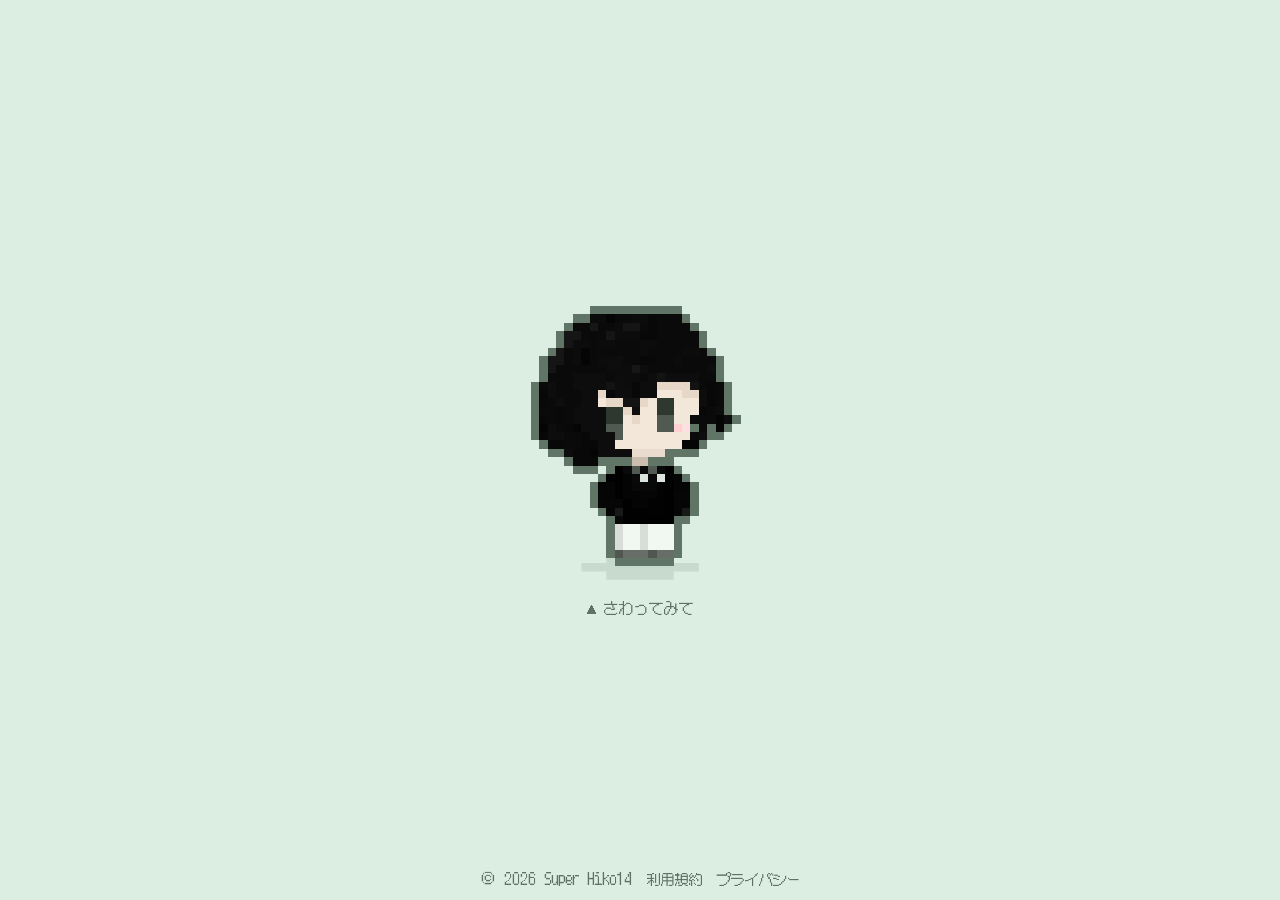
<file: index.html>
<!DOCTYPE html>
<html lang="ja">
<head>
<meta charset="utf-8">
<meta name="viewport" content="width=device-width, initial-scale=1, viewport-fit=cover">
<meta name="color-scheme" content="light">
<title>Super Hiko14</title>
<meta name="description" content="Super Hiko14のポートフォリオ。SNSやつくったもの、VRChatのリンクなどをまとめています。">
<link rel="canonical" href="https://super-hiko14.com/">
<meta name="theme-color" content="#dcede1" id="themeColor">
<link rel="icon" href="/favicon.ico" sizes="any">
<link rel="icon" type="image/png" href="/favicon.png">
<link rel="apple-touch-icon" href="/sozai/images/eee.png">
<link rel="preload" href="/sozai/fonts/x12y12pxMaruMinya.ttf" as="font" type="font/ttf" crossorigin>
<meta property="og:type" content="website">
<meta property="og:site_name" content="Super Hiko14">
<meta property="og:title" content="Super Hiko14">
<meta property="og:description" content="Super Hiko14のポートフォリオ。SNSやつくったもの、VRChatのリンクなどをまとめています。">
<meta property="og:url" content="https://super-hiko14.com/">
<meta property="og:image" content="https://super-hiko14.com/sozai/images/eee.png">
<meta property="og:image:alt" content="Super Hiko14のドット絵">
<meta property="og:locale" content="ja_JP">
<meta name="twitter:card" content="summary">
<meta name="twitter:site" content="@KokyuJene">
<script type="application/ld+json">
{"@context":"https://schema.org","@type":"Person","name":"Super Hiko14","url":"https://super-hiko14.com/","image":"https://super-hiko14.com/sozai/images/eee.png",
 "sameAs":["https://x.com/KokyuJene","https://www.youtube.com/@super-hiko14","https://github.com/super-hiko14","https://misskey.io/@KokyuJene","https://note.com/kokyujene"]}
</script>
<!-- JS が動くときだけ About をたたんでおく(動かない環境では最初から見える) -->
<script>document.documentElement.classList.add("js")</script>
<style>
/* =============================================
   もくじ
   1. 土台(色・フォント)
   2. ドットの角(chip / msg / card 共通)
   3. 絵
   4. まわりに浮かぶボタン
   5. About(押すと下にひろがる)
   6. 下(フッター)
============================================= */

/* ---------- 1. 土台 ---------- */
@font-face{
  font-family:"MaruMinya";
  src:url(/sozai/fonts/x12y12pxMaruMinya.ttf) format("truetype");
  font-display:swap;
}
:root{
  color-scheme:light;
  --bg:#dcede1;
  --ink:#1c231e;
  --line:#607363;
  --paper:#fbfcfa;
  --hover:#eaf3ec;
  --font:"MaruMinya","Hiragino Kaku Gothic ProN","Yu Gothic",Meiryo,sans-serif;
  --hop-time:.1s;
  --swap-time:.7s;
  --safe-top:env(safe-area-inset-top,0px);
  --safe-bottom:env(safe-area-inset-bottom,0px);
  --foot:calc(2.6rem + var(--safe-bottom));   /* フッターの高さ */
  box-sizing:border-box;
}
*,*::before,*::after{box-sizing:inherit}
html{background:var(--bg);-webkit-text-size-adjust:100%;transition:background-color var(--swap-time) ease}
body{
  margin:0;background:var(--bg);color:var(--ink);
  font-family:var(--font);
  -webkit-tap-highlight-color:transparent;
  transition:background-color var(--swap-time) ease,color var(--swap-time) ease;
}
.sr-only{
  position:absolute;width:1px;height:1px;margin:-1px;padding:0;overflow:hidden;
  clip:rect(0 0 0 0);white-space:nowrap;border:0;
}

/* 最初の1画面(絵とボタン) */
.hero{
  position:relative;overflow:hidden;
  height:100vh;height:100svh;
  padding:var(--safe-top) 0 var(--safe-bottom);
  display:grid;place-items:center;
}
.stage{
  --w:min(69vw,336px,51svh);
  position:relative;
  width:var(--w);
}

/* ---------- 2. ドットの角 ----------
   --p が「ドット1つぶん」の大きさ(枠線の太さも同じ)。
   外側(--edge)を線の色でぬり、内側(--fill)を紙の色で重ねて枠に見せる。 */
.chip,.msg,.card{
  --p1:var(--p); --p2:calc(var(--p)*2); --p3:calc(var(--p)*3);
  --q1:calc(100% - var(--p)); --q2:calc(100% - var(--p)*2); --q3:calc(100% - var(--p)*3);
  position:relative;isolation:isolate;
  background:var(--line);
  clip-path:var(--edge);
}
.chip::before,.msg::before,.card::before{
  content:"";position:absolute;inset:0;z-index:-1;
  background:var(--paper);
  clip-path:var(--fill);
  transition:background-color .15s ease;
}
/* 角3段 */
.chip,.card{
  --edge:polygon(
    0 var(--p3),var(--p1) var(--p3),var(--p1) var(--p2),var(--p2) var(--p2),var(--p2) var(--p1),var(--p3) var(--p1),var(--p3) 0,
    var(--q3) 0,var(--q3) var(--p1),var(--q2) var(--p1),var(--q2) var(--p2),var(--q1) var(--p2),var(--q1) var(--p3),100% var(--p3),
    100% var(--q3),var(--q1) var(--q3),var(--q1) var(--q2),var(--q2) var(--q2),var(--q2) var(--q1),var(--q3) var(--q1),var(--q3) 100%,
    var(--p3) 100%,var(--p3) var(--q1),var(--p2) var(--q1),var(--p2) var(--q2),var(--p1) var(--q2),var(--p1) var(--q3),0 var(--q3));
  --fill:polygon(
    var(--p1) var(--p3),var(--p2) var(--p3),var(--p2) var(--p2),var(--p3) var(--p2),var(--p3) var(--p1),
    var(--q3) var(--p1),var(--q3) var(--p2),var(--q2) var(--p2),var(--q2) var(--p3),var(--q1) var(--p3),
    var(--q1) var(--q3),var(--q2) var(--q3),var(--q2) var(--q2),var(--q3) var(--q2),var(--q3) var(--q1),
    var(--p3) var(--q1),var(--p3) var(--q2),var(--p2) var(--q2),var(--p2) var(--q3),var(--p1) var(--q3));
}
/* 角2段 */
.msg{
  --edge:polygon(
    0 var(--p2),var(--p1) var(--p2),var(--p1) var(--p1),var(--p2) var(--p1),var(--p2) 0,
    var(--q2) 0,var(--q2) var(--p1),var(--q1) var(--p1),var(--q1) var(--p2),100% var(--p2),
    100% var(--q2),var(--q1) var(--q2),var(--q1) var(--q1),var(--q2) var(--q1),var(--q2) 100%,
    var(--p2) 100%,var(--p2) var(--q1),var(--p1) var(--q1),var(--p1) var(--q2),0 var(--q2));
  --fill:polygon(
    var(--p1) var(--p2),var(--p2) var(--p2),var(--p2) var(--p1),var(--q2) var(--p1),var(--q2) var(--p2),var(--q1) var(--p2),
    var(--q1) var(--q2),var(--q2) var(--q2),var(--q2) var(--q1),var(--p2) var(--q1),var(--p2) var(--q2),var(--p1) var(--q2));
}

/* 押せるもの */
.chip{
  --p:4px;
  display:inline-flex;align-items:center;justify-content:center;
  margin:0;padding:calc(.4rem + var(--p)) calc(1rem + var(--p));
  border:0;color:var(--ink);
  font:inherit;font-size:26px;line-height:1.15;text-decoration:none;white-space:nowrap;
  cursor:pointer;
  transition:background-color .15s ease;
}
.chip:hover,.chip:focus-visible{background:var(--ink)}
.chip:hover::before,.chip:focus-visible::before{background:var(--hover)}
.chip:focus-visible{outline:none;text-decoration:underline;text-underline-offset:5px}
.chip .plus{color:var(--line);margin-left:.35em}
.chip.back{color:var(--line)}
@media (max-width:767px){
  .chip{font-size:24px}
}

/* ボタンの横のひとこと(押せない) */
.pair{display:flex;flex-direction:column;align-items:center;gap:.4rem}
.msg{
  --p:3px;
  display:block;max-width:16em;padding:calc(.4rem + var(--p)) calc(.95rem + var(--p));
  color:var(--line);font-size:16px;line-height:1.3;text-align:center;
  user-select:none;
}
@supports (background:color-mix(in srgb,red,blue)){
  .msg{background:color-mix(in srgb,var(--line) 55%,var(--paper))}
}
@media (min-width:640px){
  .pair{flex-direction:row;gap:.6rem}
  .msg{max-width:none;white-space:nowrap}
}

/* ---------- 3. 絵(2枚を重ねて、ふわっと入れ替える) ---------- */
.me{all:unset;display:block;cursor:pointer;width:100%}
.me:focus-visible{outline:3px dashed var(--line);outline-offset:8px}
.sprites{display:block;position:relative;aspect-ratio:28 / 31}
.s{
  display:block;width:100%;height:auto;
  image-rendering:pixelated;image-rendering:crisp-edges;
  -webkit-user-drag:none;user-select:none;
  transition:opacity var(--swap-time) ease;
}
.s1{position:absolute;inset:0;opacity:0}
.stage.is-vrc .s0{opacity:0}
.stage.is-vrc .s1{opacity:1}
/* 押した瞬間のぴょん：ドットに縛られず、なめらかに一瞬だけ */
.sprites.hop{animation:hop var(--hop-time) linear}
/* なにもしていないときの、ゆっくりした息(ドット1つぶん上下する) */
.me{position:relative}
.bob{display:block;position:relative;z-index:1}
.stage:not(.is-open) .bob{animation:idle 2.4s steps(1,end) infinite}
@keyframes idle{0%{transform:none}55%{transform:translateY(calc(var(--w) / 40))}}
/* 足もとのかげ(ドットの楕円) */
.shadow{
  --u:calc(var(--w) / 40);
  position:absolute;left:50%;top:calc(var(--w) * .865);
  width:calc(var(--u) * 14);height:calc(var(--u) * 3);
  transform:translateX(-50%);
  background:var(--line);opacity:.16;
  clip-path:polygon(
    calc(var(--u)*3) 0,calc(100% - var(--u)*3) 0,calc(100% - var(--u)*3) var(--u),100% var(--u),
    100% calc(100% - var(--u)),calc(100% - var(--u)*3) calc(100% - var(--u)),calc(100% - var(--u)*3) 100%,
    calc(var(--u)*3) 100%,calc(var(--u)*3) calc(100% - var(--u)),0 calc(100% - var(--u)),0 var(--u),calc(var(--u)*3) var(--u));
  transition:background-color var(--swap-time) ease;
}
/* はじめて来た人むけのひとこと(一度ひらいたら消える) */
.hint{
  position:absolute;left:50%;top:calc(var(--w) * 1.0);margin:0;
  transform:translateX(-50%);white-space:nowrap;
  color:var(--line);font-size:15px;line-height:1;pointer-events:none;
  animation:blink 1.4s steps(1,end) infinite;
  transition:opacity .4s ease;
}
.hint::before{content:"▲ ";font-size:.8em}
.hint.gone{opacity:0;animation:none}
@keyframes blink{0%{opacity:1}70%{opacity:.35}}
@keyframes hop{
  0%  {transform:translateY(0);animation-timing-function:ease-out}
  50% {transform:translateY(calc(var(--w) * -.032));animation-timing-function:ease-in}
  100%{transform:translateY(0)}
}

/* ---------- 4. まわりに浮かぶボタン ---------- */
.node{
  position:absolute;left:50%;top:50%;
  z-index:2;   /* 絵(.bob)の透明な四角より上に置く。下だとボタンが押せない・ホバーしない */
  pointer-events:none;   /* 消えていく途中のボタンが、新しいボタンへのクリックを横取りしないように */
  display:flex;justify-content:center;width:max-content;
  transform:translate(-50%,-50%) translate(var(--dx,0px),var(--dy,0px)) scale(.3);
  opacity:0;visibility:hidden;
  transition:
    transform .35s cubic-bezier(.4,0,.8,.6),
    opacity .25s ease-out,
    visibility 0s linear .35s;
}
.node.show{
  transform:translate(-50%,-50%);
  opacity:1;visibility:visible;pointer-events:auto;
  transition:
    transform .7s cubic-bezier(.16,.9,.3,1) calc(var(--i) * 90ms),
    opacity .6s ease-out calc(var(--i) * 90ms),
    visibility 0s;
}

/* ---------- 5. About(押すと下にひろがる) ---------- */
.js .about:not(.open){display:none}
/* About がとじている間は、最初の1画面だけ。スクロールもひっぱり(バウンド)もさせない
   (iPhone の Safari はツールバーの出し入れで高さが変わり、少し動いてしまうことがある) */
html.js:not(.about-open),html.js:not(.about-open) body{overflow:hidden;overscroll-behavior:none}
.about{font-size:15px;line-height:1.8}
.about-body{
  width:100%;max-width:760px;margin:0 auto;
  padding:calc(28px + var(--safe-top)) 16px calc(var(--foot) + 28px);
}
.about.open .about-body{animation:rise .5s cubic-bezier(.16,.9,.3,1) both}
@keyframes rise{from{opacity:0;transform:translateY(10px)}to{opacity:1;transform:none}}
.about a{color:inherit;text-underline-offset:3px;text-decoration-color:var(--line)}
.about a:hover{text-decoration-thickness:2px}
.about h2{margin:0;font-size:30px;line-height:1.25;font-weight:normal}
.about h2:focus{outline:none}
.about h3{margin:0 0 .5em;font-size:20px;line-height:1.4;font-weight:normal}
.about section{scroll-margin-top:calc(16px + var(--safe-top))}

/* 見出し:「▸ つくったもの ───」 */
.about .sec{
  display:flex;align-items:center;gap:.6em;
  margin:24px 0;color:var(--line);font-size:16px;line-height:1.4;font-weight:normal;
}
.about .sec::before{content:"";width:8px;height:8px;flex:none;background:currentColor}
.about .sec::after{content:"";flex:1;height:3px;background:currentColor;opacity:.35}
.about .sec small{font-size:13px;opacity:.8}

/* いちばん上:「About」と、ページ内のもくじ */
.about-head{display:flex;flex-wrap:wrap;align-items:flex-end;justify-content:space-between;gap:12px 16px;margin-bottom:18px}
.jump{display:flex;flex-wrap:wrap;gap:8px}
.about .jump .chip{font-size:15px;padding:calc(.15rem + var(--p)) calc(.7rem + var(--p))}

.card{--p:4px;padding:calc(1.1rem + var(--p)) calc(1.25rem + var(--p))}
.card p{margin:0}
.card p + p{margin-top:.7em}

/* プロフィール(ゲームのステータス画面っぽく) */
.profile{display:grid;grid-template-columns:auto 1fr;gap:6px 22px;align-items:center}
.avatar{
  position:relative;width:132px;aspect-ratio:1;flex:none;
  background:var(--hover);
}
.avatar .s{position:absolute;inset:0;width:100%;height:100%}
.avatar .s1{opacity:0}
[data-mode="vrc"] .avatar .s0{opacity:0}
[data-mode="vrc"] .avatar .s1{opacity:1}
.who .name{margin:0;font-size:28px;line-height:1.2}
.who .handle{margin:.15em 0 0;color:var(--line);font-size:14px}
.who .tagline{margin:.7em 0 0;font-size:17px;line-height:1.6}
.status{
  grid-column:1 / -1;
  display:grid;grid-template-columns:repeat(2,minmax(0,1fr));gap:8px;
  margin:14px 0 0;
}
.status div{padding:.45em .75em;background:var(--hover)}
.status dt{color:var(--line);font-size:12px;line-height:1.4}
.status dd{margin:0;font-size:15px;line-height:1.5}
@media (min-width:600px){.status{grid-template-columns:repeat(4,minmax(0,1fr))}}
@media (max-width:480px){
  .profile{grid-template-columns:1fr;justify-items:center;text-align:center}
  .avatar{width:112px}
  .status{text-align:left;width:100%}
}

/* ひとこと */
.intro p{font-size:15.5px}

/* できること/すきなこと */
.skills{display:grid;gap:12px;margin:0;padding:0;list-style:none}
@media (min-width:600px){.skills{grid-template-columns:repeat(3,1fr)}}
.skills .card{height:100%}
.skills h3{margin:0 0 .5em;font-size:17px}
.skills .lead{margin:0 0 .7em;color:var(--line);font-size:13px;line-height:1.6}
.tags{display:flex;flex-wrap:wrap;gap:6px;margin:0;padding:0;list-style:none}
.tags li{padding:.05em .55em;background:var(--hover);font-size:14px;line-height:1.7;box-shadow:inset 0 -3px 0 color-mix(in srgb,var(--line) 25%,transparent)}

/* つくったもの */
.works{display:grid;gap:12px;margin:0;padding:0;list-style:none}
@media (min-width:600px){.works{grid-template-columns:1fr 1fr}}
.works a.card{
  display:grid;grid-template-columns:auto 1fr;gap:4px 14px;align-items:center;height:100%;
  padding:calc(.8rem + var(--p));
  text-decoration:none;
  transition:background-color .15s ease,transform .15s ease;
}
.works .thumb{
  grid-row:span 2;
  display:grid;place-items:center;width:72px;aspect-ratio:1;overflow:hidden;
  background:var(--hover);color:var(--line);
  font-size:30px;line-height:1;
  box-shadow:inset 0 0 0 3px var(--line);
}
.works .thumb img{width:100%;height:100%;object-fit:cover;display:block;padding:3px}
.works .thumb img.px{image-rendering:pixelated}
.works .t{display:block;font-size:18px;line-height:1.35}
.works .d{display:block;color:var(--line);font-size:13px;line-height:1.6}
.works .kind{display:flex;flex-wrap:wrap;gap:4px;margin-top:4px}
.works .kind span{padding:0 .45em;background:var(--hover);color:var(--line);font-size:11px;line-height:1.8}
.more{margin:14px 0 0;text-align:right}
.works .thumb{width:84px}

/* リンク(カード) */
.links{display:grid;grid-template-columns:1fr 1fr;gap:10px;margin:0;padding:0;list-style:none}
@media (min-width:600px){.links{gap:12px}}
@media (max-width:480px){.links .go{display:none}}
@media (min-width:600px){.links.sns{grid-template-columns:repeat(3,1fr)}}
.links a.card{
  display:flex;align-items:center;gap:12px;height:100%;
  text-decoration:none;
  transition:background-color .15s ease,transform .15s ease;
}
.links.sns a.card{padding:calc(.65rem + var(--p)) calc(.9rem + var(--p))}
.links.sns .t{font-size:17px}
.links.sns .d{font-size:12px;overflow-wrap:anywhere}
.links .t{display:block;font-size:19px;line-height:1.35}
.links .d{display:block;color:var(--line);font-size:13px;line-height:1.6;margin-top:2px}
.links .go{margin-left:auto;color:var(--line);font-size:20px}
.links .sub{margin:22px 0 10px;color:var(--line);font-size:14px}

.links a.card:hover,.links a.card:focus-visible,
.works a.card:hover,.works a.card:focus-visible{background:var(--ink);outline:none}
.links a.card:hover::before,.links a.card:focus-visible::before,
.works a.card:hover::before,.works a.card:focus-visible::before{background:var(--hover)}
.links a.card:active,.works a.card:active{transform:translateY(1px)}
.works a.card:hover .thumb,.works a.card:focus-visible .thumb{background:var(--paper)}

/* このサイトについて */
.colophon{color:var(--line);font-size:14px;line-height:1.8}
.colophon p + p{margin-top:.4em}

.about-close{margin-top:32px;text-align:center}
.about .chip{--p:3px;padding:calc(.3rem + var(--p)) calc(.9rem + var(--p));font-size:18px;line-height:1.2}
@media (max-width:420px){
  .about h2{font-size:26px}
  .card{padding:calc(.9rem + var(--p)) calc(1rem + var(--p))}
  .works .thumb{width:60px;font-size:26px}
}

/* ---------- 6. 下 ----------
   高さぶんだけ上に引き上げて、いつもページのいちばん下に重ねる
   (About がとじているときは最初の1画面の下、ひらくと About の下) */
footer{
  position:relative;
  height:var(--foot);margin-top:calc(var(--foot) * -1);
  display:flex;flex-direction:column;justify-content:flex-end;
  padding:0 1rem calc(.9rem + var(--safe-bottom));
  text-align:center;font-size:16px;color:var(--line);
  transition:color var(--swap-time) ease;
  pointer-events:none;   /* 画面幅いっぱいの透明な帯が、下のほうのボタンをふさがないように */
}
footer p{margin:0}
footer a{pointer-events:auto}
footer .legal a{color:inherit;text-decoration:none;margin-left:1em;font-size:14px}
footer .legal a:hover,footer .legal a:focus-visible{text-decoration:underline;text-underline-offset:3px}

@media (prefers-reduced-motion:reduce){
  .sprites.hop,.about.open .about-body,.stage:not(.is-open) .bob,.hint{animation:none}
  .node,.node.show,.s,html,body,footer{transition:none}
}
</style>
</head>
<body>
<main>
  <h1 class="sr-only">Super Hiko14</h1>

  <div class="hero" id="hero">
    <div class="stage" id="stage">
      <button class="me" id="me" type="button" aria-expanded="false" aria-label="絵をタップするとリンクが出ます">
        <span class="shadow" aria-hidden="true"></span>
        <span class="bob">
          <span class="sprites" id="sprites">
            <img class="s s0" alt="Super Hiko14のドット絵" width="28" height="31" draggable="false"
                 src="/sozai/images/eee.png">
            <img class="s s1" alt="" width="28" height="31" draggable="false"
                 src="/sozai/images/eee_vrc.png">
          </span>
        </span>
      </button>
      <p class="hint" id="hint" aria-hidden="true">さわってみて</p>
    </div>
  </div>

  <!-- About：メニューの「About」を押すと、ここが下にひらく -->
  <section class="about" id="about" aria-labelledby="aboutTitle">
    <div class="about-body">
      <div class="about-head">
        <h2 id="aboutTitle" tabindex="-1">About</h2>
        <nav class="jump" aria-label="About のもくじ">
          <button class="chip back" type="button" data-jump="a-profile">プロフィール</button>
          <button class="chip back" type="button" data-jump="a-works">つくったもの</button>
          <button class="chip back" type="button" data-jump="a-links">リンク</button>
        </nav>
      </div>

      <!-- ===== プロフィール ===== -->
      <section id="a-profile" aria-label="プロフィール">
        <div class="card profile">
          <span class="avatar" aria-hidden="true">
            <img class="s s0" src="/sozai/images/eee.png" alt="" width="28" height="28" draggable="false" loading="lazy">
            <img class="s s1" src="/sozai/images/eee_vrc.png" alt="" width="28" height="28" draggable="false" loading="lazy">
          </span>
          <div class="who">
            <h3 class="name">Super Hiko14</h3>
            <p class="handle">@KokyuJene</p>
            <p class="tagline">Minecraft と、ちょっとした道具づくりが好き。</p>
          </div>
          <dl class="status">
            <div><dt>誕生日</dt><dd>8/14</dd></div>
            <div><dt>MBTI</dt><dd>INFP-T</dd></div>
            <div><dt>よくいる場所</dt><dd>VRChat</dd></div>
            <div><dt>ときどき</dt><dd>Minecraft</dd></div>
          </dl>
        </div>

        <h3 class="sec">ひとこと</h3>
        <div class="card intro">
          <p>最近VRChatに引き籠り気味なVRChatterです。</p>
          <p>Minecraft統合版のサーバー <a href="https://kokyujene.super-hiko14.com" target="_blank" rel="noopener">高級ジェネ™</a> のオーナーをしています。総参加人数は3700人以上超えました。コマンドを組んだり、建築をしたりするのが得意です。</p>
          <p>「これあったら便利かも」と思ったものは、乱雑に作ってブラウザで動く小さなツールにして <a href="/monooki/">物置場</a> にしまっています。</p>
        </div>

        <h3 class="sec">できること・すきなこと</h3>
        <ul class="skills">
          <li><div class="card">
            <h3>Minecraft</h3>
            <p class="lead">統合版がメイン</p>
            <ul class="tags"><li>コマンド</li><li>建築</li><li>サーバー運営</li></ul>
          </div></li>
          <li><div class="card">
            <h3>つくる</h3>
            <p class="lead">てきとう。</p>
            <ul class="tags"><li>MCFunction</li><li>CSS</li><li>JavaScript</li></ul>
          </div></li>
          <li><div class="card">
            <h3>あそぶ</h3>
            <p class="lead">だいたいどこかにいる</p>
            <ul class="tags"><li>VRChat</li><li>Minecraft</li><li>YouTube</li></ul>
          </div></li>
        </ul>
      </section>

      <!-- ===== つくったもの ===== -->
      <section id="a-works" aria-labelledby="worksTitle">
        <h3 class="sec" id="worksTitle">つくったもの</h3>
        <ul class="works">
          <li><a class="card" href="https://tsumiki.app/" target="_blank" rel="noopener">
            <span class="thumb"><img class="px" src="/sozai/images/works/tsumiki.webp" alt="" width="96" height="96" loading="lazy"></span>
            <span><span class="t">ツミキapp</span><span class="d">勉強や作業のお供に。勉強時間を記録するツール</span></span>
            <span class="kind"><span>Web</span></span></a></li>
          <li><a class="card" href="https://kokyujene.super-hiko14.com" target="_blank" rel="noopener">
            <span class="thumb"><img src="/sozai/images/works/kokyujene.webp" alt="" width="96" height="96" loading="lazy"></span>
            <span><span class="t">高級ジェネ™</span><span class="d">Minecraft 統合版のマルチプレイサーバー。オーナーをしています</span></span>
            <span class="kind"><span>Minecraft</span><span>サーバー</span></span></a></li>
        </ul>
        <p class="more"><a class="chip back" href="/monooki/">その他は物置場に ›</a></p>
      </section>

      <!-- ===== リンク ===== -->
      <section id="a-links" aria-labelledby="linksTitle">
        <h3 class="sec" id="linksTitle">リンク</h3>
        <ul class="links">
          <li><a class="card" href="https://super-hiko14.me/blog/">
            <span><span class="t">ブログ</span><span class="d">多分超不定期更新</span></span><span class="go" aria-hidden="true">›</span></a></li>
          <li><a class="card" href="https://super-hiko14.me/diary/">
            <span><span class="t">日記</span><span class="d">たまに更新が途絶える日々の記録</span></span><span class="go" aria-hidden="true">›</span></a></li>
          <li><a class="card" href="https://ofuse.me/superhiko14/" target="_blank" rel="noopener">
            <span><span class="t">ofuse</span><span class="d">お手紙やご支援、喜びます</span></span><span class="go" aria-hidden="true">›</span></a></li>
          <li><a class="card" href="/contact/">
            <span><span class="t">お問い合わせ</span><span class="d">ご連絡はこちらから</span></span><span class="go" aria-hidden="true">›</span></a></li>
        </ul>

        <ul class="links sns" style="margin-top:12px">
          <li><a class="card" href="https://x.com/KokyuJene" target="_blank" rel="noopener">
            <span><span class="t">X</span><span class="d">@KokyuJene</span></span></a></li>
          <li><a class="card" href="https://www.youtube.com/@super-hiko14" target="_blank" rel="noopener">
            <span><span class="t">YouTube</span><span class="d">@super-hiko14</span></span></a></li>
          <li><a class="card" href="https://www.youtube.com/@KokyuJene" target="_blank" rel="noopener">
            <span><span class="t">YouTube</span><span class="d">@KokyuJene</span></span></a></li>
          <li><a class="card" href="https://misskey.io/@KokyuJene" target="_blank" rel="noopener">
            <span><span class="t">Misskey</span><span class="d">@KokyuJene</span></span></a></li>
          <li><a class="card" href="https://note.com/kokyujene" target="_blank" rel="noopener">
            <span><span class="t">note</span><span class="d">kokyujene</span></span></a></li>
          <li><a class="card" href="https://github.com/super-hiko14" target="_blank" rel="noopener">
            <span><span class="t">GitHub</span><span class="d">@super-hiko14</span></span></a></li>
          <li><a class="card" href="https://discord.com/users/1375710396123451503" target="_blank" rel="noopener">
            <span><span class="t">Discord</span><span class="d">プロフィール</span></span></a></li>
          <li><a class="card" href="https://vrchat.com/home/user/usr_bfd025c8-1383-4436-92cf-f3066255a45e" target="_blank" rel="noopener">
            <span><span class="t">VRChat</span><span class="d">プロフィール</span></span></a></li>
          <li><a class="card" href="https://x.com/hiko14_vrc_" target="_blank" rel="noopener">
            <span><span class="t">X (VRC)</span><span class="d">@hiko14_vrc_</span></span></a></li>
        </ul>
      </section>

      <!-- ===== このサイトについて ===== -->
      <h3 class="sec">このサイトについて</h3>
      <div class="card colophon">
        <p>Super Hiko14のポートフォリオ。</p>
        <p>ここまで見てくれてありがとね。</p>
      </div>

      <p class="about-close"><button class="chip back" id="aboutClose" type="button">‹ とじる</button></p>
    </div>
  </section>
</main>

<nav class="sr-only" aria-label="リンク" id="plain"></nav>
<footer><p>&copy; <span id="year"></span> <span id="owner"></span><span class="legal"><a href="/terms/">利用規約</a><a href="/privacypolicy/">プライバシー</a></span></p></footer>

<script>
/* =============================================
   ここを書きかえるとボタンが変わる
     url   → そのままリンク
     items → 押すと中身が出てくる(ボタンの次にボタン)
     msg   → ボタンの横に出るひとこと
     goto  → 別のモードに切り替える
     about → 押すと下に About がひらく
     back  → うすい色の「もどる」ボタンにする
============================================= */
const COPYRIGHT_NAME = "Super Hiko14";
const BACK_LABEL = "‹ もどる";
// 同じタブで開くサイト(ここに書いたホストとサイト内のページ以外は、新しいタブで開く)
const SAME_TAB_HOSTS = ["super-hiko14.me"];

const MODES = {
  normal: {
    theme: { bg:"#dcede1", ink:"#1c231e", line:"#607363", paper:"#fbfcfa", hover:"#eaf3ec" },
    sprite: 0,
    items: [
      { label: "Mail",    url: "mailto:info@tsumiki.app" },
      { label: "X",       url: "https://x.com/KokyuJene" },
      { label: "Discord", url: "https://discord.com/users/1375710396123451503" },
      { label: "YouTube", items: [
          { label: "@super-hiko14", url: "https://www.youtube.com/@super-hiko14" },
          { label: "@KokyuJene",    url: "https://www.youtube.com/@KokyuJene" },
      ]},
      { label: "見ちゃう?", items: [
          { label: "ツミキapp", url: "https://tsumiki.app/",          msg: "使ってくれたら喜びます" },
          { label: "ofuse",     url: "https://ofuse.me/superhiko14/", msg: "お手紙やご支援喜びます" },
      ]},
      { label: "雑記", items: [
          { label: "Blog", url: "https://super-hiko14.me/blog/",  msg: "適当に殴り書きしてます" },
          { label: "日記", url: "https://super-hiko14.me/diary/", msg: "更新がよく途絶える1行日記です" },
      ]},
      { label: "いろいろ", items: [
          { label: "About",        about: true,      msg: "どんな人かとか" },
          { label: "物置場",       url: "/monooki/", msg: "気まぐれに作ったツールたち" },
          { label: "お問い合わせ", url: "/contact/", msg: "ご連絡はこちらから" },
      ]},
      { label: "VRChat ›", goto: "vrc" },
    ],
  },
  vrc: {
    theme: { bg:"#c6b5b2", ink:"#2e2524", line:"#5f504e", paper:"#f7f1ef", hover:"#efe4e1" },
    sprite: 1,
    items: [
      { label: "VRChat", url: "https://vrchat.com/home/user/usr_bfd025c8-1383-4436-92cf-f3066255a45e" },
      { label: "X",      url: "https://x.com/hiko14_vrc_" },
      { label: "見ちゃう?", items: [
          { label: "Booth", url: "https://booth.pm/wish_list_names/8GQTEB5n", msg: "よかったらぁ..." },
      ]},
      { label: "‹ 戻る", goto: "normal", back: true },
    ],
  },
};
/* ============================================ */

const $ = id => document.getElementById(id);
const rootEl = document.documentElement;
const hero = $("hero"), stage = $("stage"), me = $("me"), sprites = $("sprites");
const about = $("about"), aboutTitle = $("aboutTitle"), plain = $("plain");
const reduceMotion = matchMedia("(prefers-reduced-motion:reduce)");

$("year").textContent = new Date().getFullYear();
$("owner").textContent = COPYRIGHT_NAME;

/* ---------- 状態 ---------- */
const state = { mode: "normal", open: false, group: null };
let busy = false;        // モード切り替えのアニメーション中
let aboutOpen = false;

/* ---------- ボタンを作る ---------- */
const opensInNewTab = u => {
  if (u.startsWith("mailto:") || u.startsWith("/")) return false;
  try { return !SAME_TAB_HOSTS.includes(new URL(u).hostname); }
  catch (_) { return true; }
};
function makeChip(it){
  if (it.url) {
    const a = document.createElement("a");
    a.className = "chip"; a.href = it.url; a.textContent = it.label;
    if (opensInNewTab(it.url)) { a.target = "_blank"; a.rel = "noopener noreferrer"; }
    return a;
  }
  const b = document.createElement("button");
  b.type = "button"; b.className = "chip"; b.textContent = it.label;
  if (it.back) b.classList.add("back");
  if (it.items) {
    const p = document.createElement("span");
    p.className = "plus"; p.textContent = "+"; p.setAttribute("aria-hidden", "true");
    b.appendChild(p); b.setAttribute("aria-haspopup", "true");
  }
  return b;
}

const allNodes = [];
const aboutButtons = [];
const built = {};   // モードごとの { root, groups: Map(node → children), groupBack }

function makeNode(it, b){
  const chip = makeChip(it);
  let content = chip;
  if (it.msg) {
    content = document.createElement("div"); content.className = "pair";
    const m = document.createElement("span"); m.className = "msg"; m.textContent = it.msg;
    content.append(chip, m);
  }
  const n = document.createElement("div");
  n.className = "node"; n.appendChild(content); stage.appendChild(n);
  allNodes.push(n);

  if (it.items) {
    b.groups.set(n, it.items.map(child => makeNode(child, b)));
    chip.addEventListener("click", () => { if (!busy) { state.group = n; render(); } });
  } else if (it.goto) {
    chip.addEventListener("click", () => switchMode(it.goto));
  } else if (it.about) {
    chip.setAttribute("aria-controls", "about");
    chip.setAttribute("aria-expanded", "false");
    aboutButtons.push(chip);
    chip.addEventListener("click", () => setAbout(!aboutOpen));
  }
  return n;
}

// 検索・読み上げ用(見えない)のリンク一覧
function addPlainLinks(items){
  items.forEach(it => {
    if (it.items) addPlainLinks(it.items);
    else if (it.url) {
      const a = document.createElement("a");
      a.href = it.url; a.textContent = it.label; a.tabIndex = -1;
      plain.appendChild(a);
    }
  });
}

for (const [key, mode] of Object.entries(MODES)) {
  const b = built[key] = { root: [], groups: new Map(), groupBack: null };
  b.root = mode.items.map(it => makeNode(it, b));
  if (b.groups.size) {
    b.groupBack = makeNode({ label: BACK_LABEL, back: true }, b);
    b.groupBack.querySelector(".chip").addEventListener("click", () => {
      if (!busy) { state.group = null; render(); }
    });
  }
  addPlainLinks(mode.items);
}

/* ---------- 絵のまわりの楕円に並べる(最初の1画面からはみ出さないよう調整) ---------- */
const WOBBLE = [1.0, 1.1, 0.98, 1.08, 1.04, 0.96];
const EDGE = 10, FOOTER_SPACE = 36;

function visibleSet(){
  if (!state.open) return [];
  const b = built[state.mode];
  return state.group ? [...b.groups.get(state.group), b.groupBack] : b.root;
}
function place(set){
  const r = me.getBoundingClientRect();
  const area = hero.getBoundingClientRect();
  const cx = r.left + r.width / 2, cy = r.top + r.height / 2;
  const rx = r.width * 0.57, ry = r.height * 0.6;
  const n = set.length;
  const step = 360 / n;
  const off = (n === 3 || n === 6 || n === 8) ? 0 : 0.5;   // 3・6・8個のときは真上にも置く
  set.forEach((c, i) => {
    const a = (-90 + (i + off) * step) * Math.PI / 180;
    const k = WOBBLE[i % WOBBLE.length];
    const hw = c.offsetWidth / 2, hh = c.offsetHeight / 2;
    const pair = c.querySelector(".pair") ? 1 : 0;
    let tx = cx + Math.cos(a) * (rx * k + hw * (0.9 + pair * 0.3));
    let ty = cy + Math.sin(a) * (ry * (k + pair * 0.14) + hh * (0.6 + pair * 0.5));
    tx = Math.min(Math.max(tx, area.left + hw + EDGE), area.right - hw - EDGE);
    ty = Math.min(Math.max(ty, area.top + hh + EDGE), area.bottom - hh - EDGE - FOOTER_SPACE);
    c.style.left = (tx - r.left) + "px";
    c.style.top  = (ty - r.top) + "px";
    c.style.setProperty("--dx", (cx - tx) + "px");
    c.style.setProperty("--dy", (cy - ty) + "px");
    c.style.setProperty("--i", i);
  });
}
function show(set){
  place(set);
  allNodes.forEach(c => c.classList.toggle("show", set.includes(c)));
  me.setAttribute("aria-expanded", String(state.open));
  stage.classList.toggle("is-open", state.open || busy);
  if (state.open) $("hint").classList.add("gone");
}
const render = () => show(visibleSet());

/* ---------- 絵を押したとき ---------- */
function hop(){
  sprites.classList.remove("hop"); void sprites.offsetWidth; sprites.classList.add("hop");
}
function back(){
  if (busy || !state.open) return;
  if (state.group) state.group = null; else state.open = false;
  render();
}
me.addEventListener("click", () => {
  if (busy) return;
  hop();
  if (!state.open) { state.open = true; state.group = null; render(); } else back();
});
// 最初の1画面の、なにもないところを押したらとじる
hero.addEventListener("click", e => {
  if (busy || !state.open || e.target.closest(".node, .me")) return;
  state.open = false; state.group = null; render();
});
document.addEventListener("keydown", e => { if (e.key === "Escape") back(); });
addEventListener("resize", () => place(visibleSet()));
if (document.fonts && document.fonts.ready) document.fonts.ready.then(() => place(visibleSet()));

/* ---------- モードの切り替え(背景・絵・ボタンが全部かわる) ---------- */
function applyTheme(key){
  const m = MODES[key];
  for (const [name, value] of Object.entries(m.theme)) rootEl.style.setProperty("--" + name, value);
  $("themeColor").content = m.theme.bg;
  stage.classList.toggle("is-vrc", m.sprite === 1);
  rootEl.dataset.mode = key;   // About のアイコンもいっしょにかわる
}
function switchMode(key){
  if (busy || key === state.mode) return;
  busy = true;
  state.group = null;
  show([]);                                   // いまのボタンを絵の中へ
  setTimeout(() => {
    state.mode = key; applyTheme(key); hop();  // 背景と絵がかわる
    setTimeout(() => {
      state.open = true; render();            // あたらしいボタンがぽんっと出る
      busy = false;
    }, 450);
  }, 380);
}

/* ---------- About をひらく・とじる ---------- */
function whenBackAtTop(fn){
  const t0 = performance.now();
  (function tick(){
    if (scrollY < 2 || performance.now() - t0 > 1500) fn();
    else requestAnimationFrame(tick);
  })();
}
function setAbout(open, instant){
  const behavior = (instant || reduceMotion.matches) ? "auto" : "smooth";
  if (open === aboutOpen) {
    if (open) about.scrollIntoView({ behavior, block: "start" });
    return;
  }
  aboutOpen = open;
  aboutButtons.forEach(b => b.setAttribute("aria-expanded", String(open)));
  if (open) {
    rootEl.classList.add("about-open");
    about.classList.add("open");
    history.replaceState(null, "", "#about");
    about.scrollIntoView({ behavior, block: "start" });
    aboutTitle.focus({ preventScroll: true });
  } else {
    history.replaceState(null, "", location.pathname + location.search);
    me.focus({ preventScroll: true });
    // 上までもどってからたたむ(途中でまた開かれたらそのまま)
    const collapse = () => { if (!aboutOpen) { about.classList.remove("open"); rootEl.classList.remove("about-open"); } };
    if (behavior === "auto" || scrollY < 2) { scrollTo(0, 0); collapse(); }
    else { scrollTo({ top: 0, behavior }); whenBackAtTop(collapse); }
  }
}
$("aboutClose").addEventListener("click", () => setAbout(false));
// About の中のもくじ(# を使うと About がとじてしまうので、ボタンでスクロールする)
document.querySelectorAll("[data-jump]").forEach(b => b.addEventListener("click", () => {
  $(b.dataset.jump).scrollIntoView({ behavior: reduceMotion.matches ? "auto" : "smooth", block: "start" });
}));
addEventListener("hashchange", () => setAbout(location.hash === "#about"));
if (location.hash === "#about") setAbout(true, true);   // /#about で直接ひらける
</script>
</body>
</html>
</file>
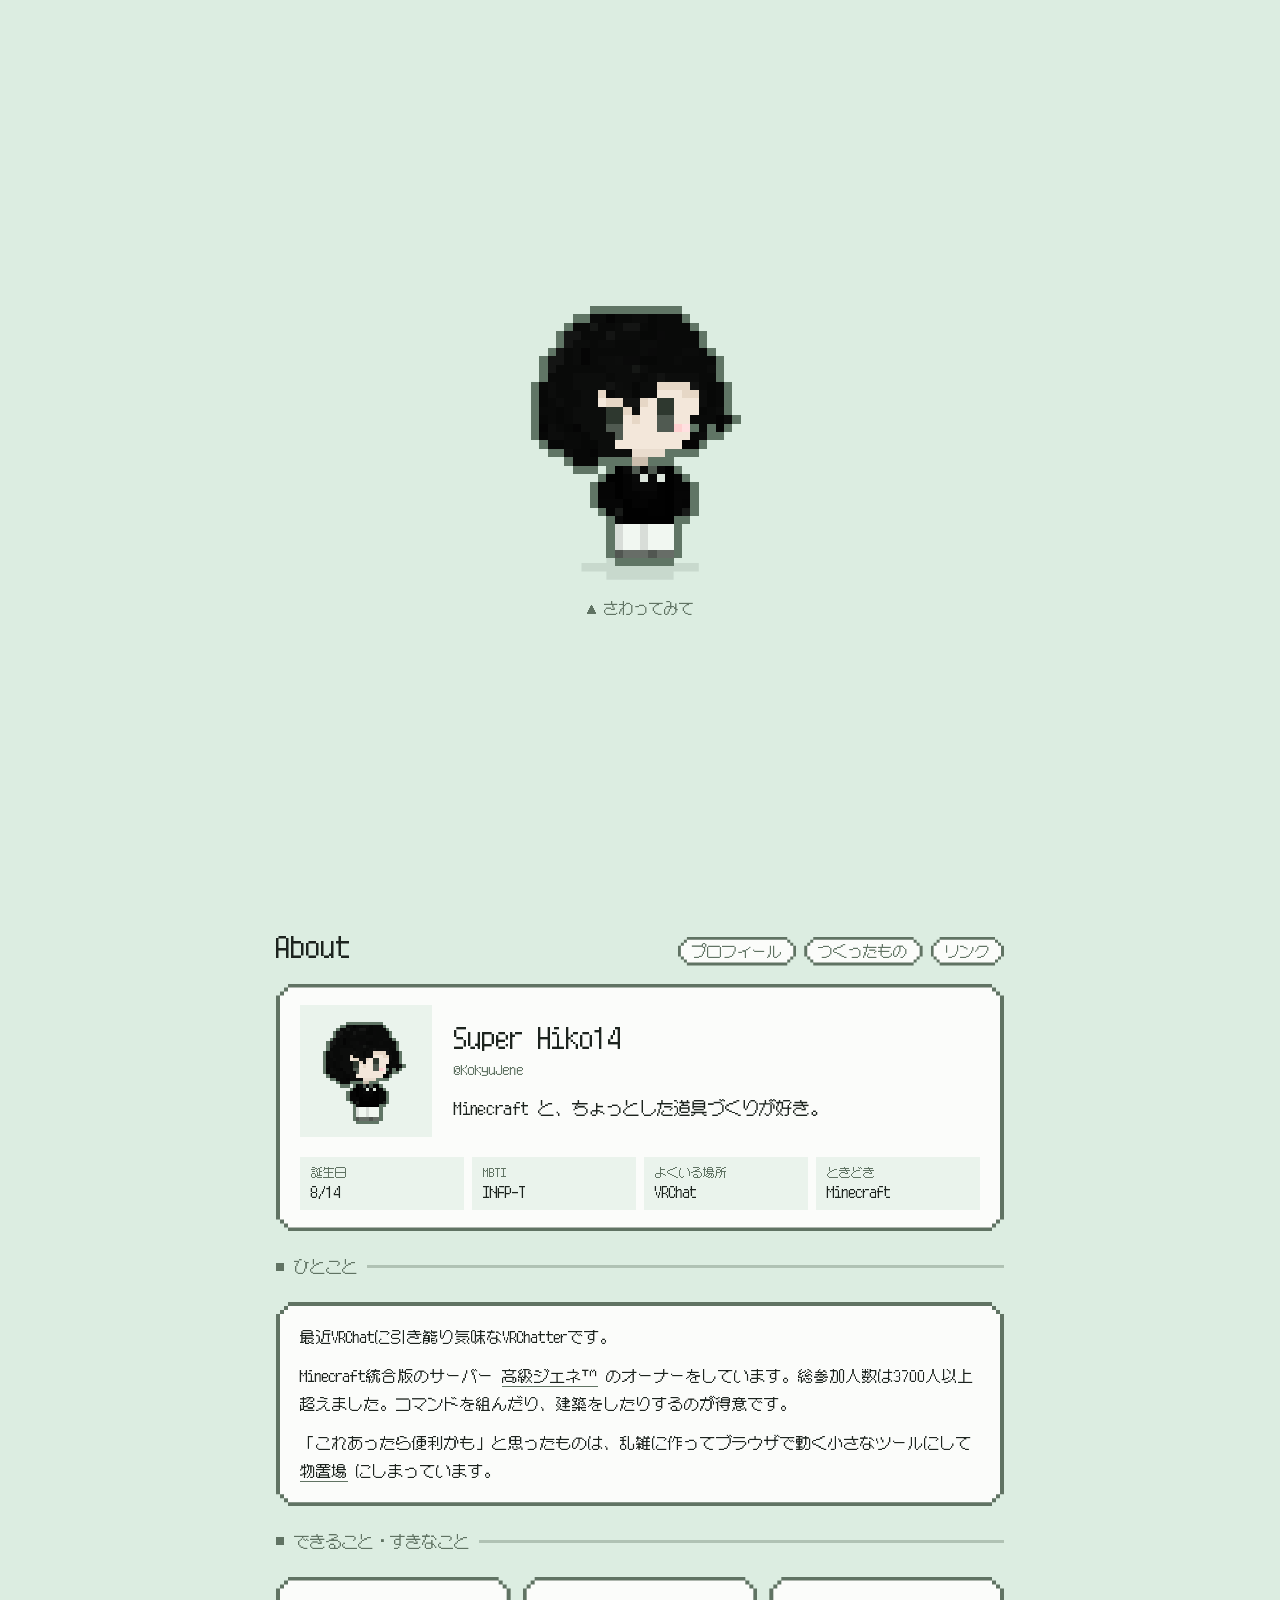
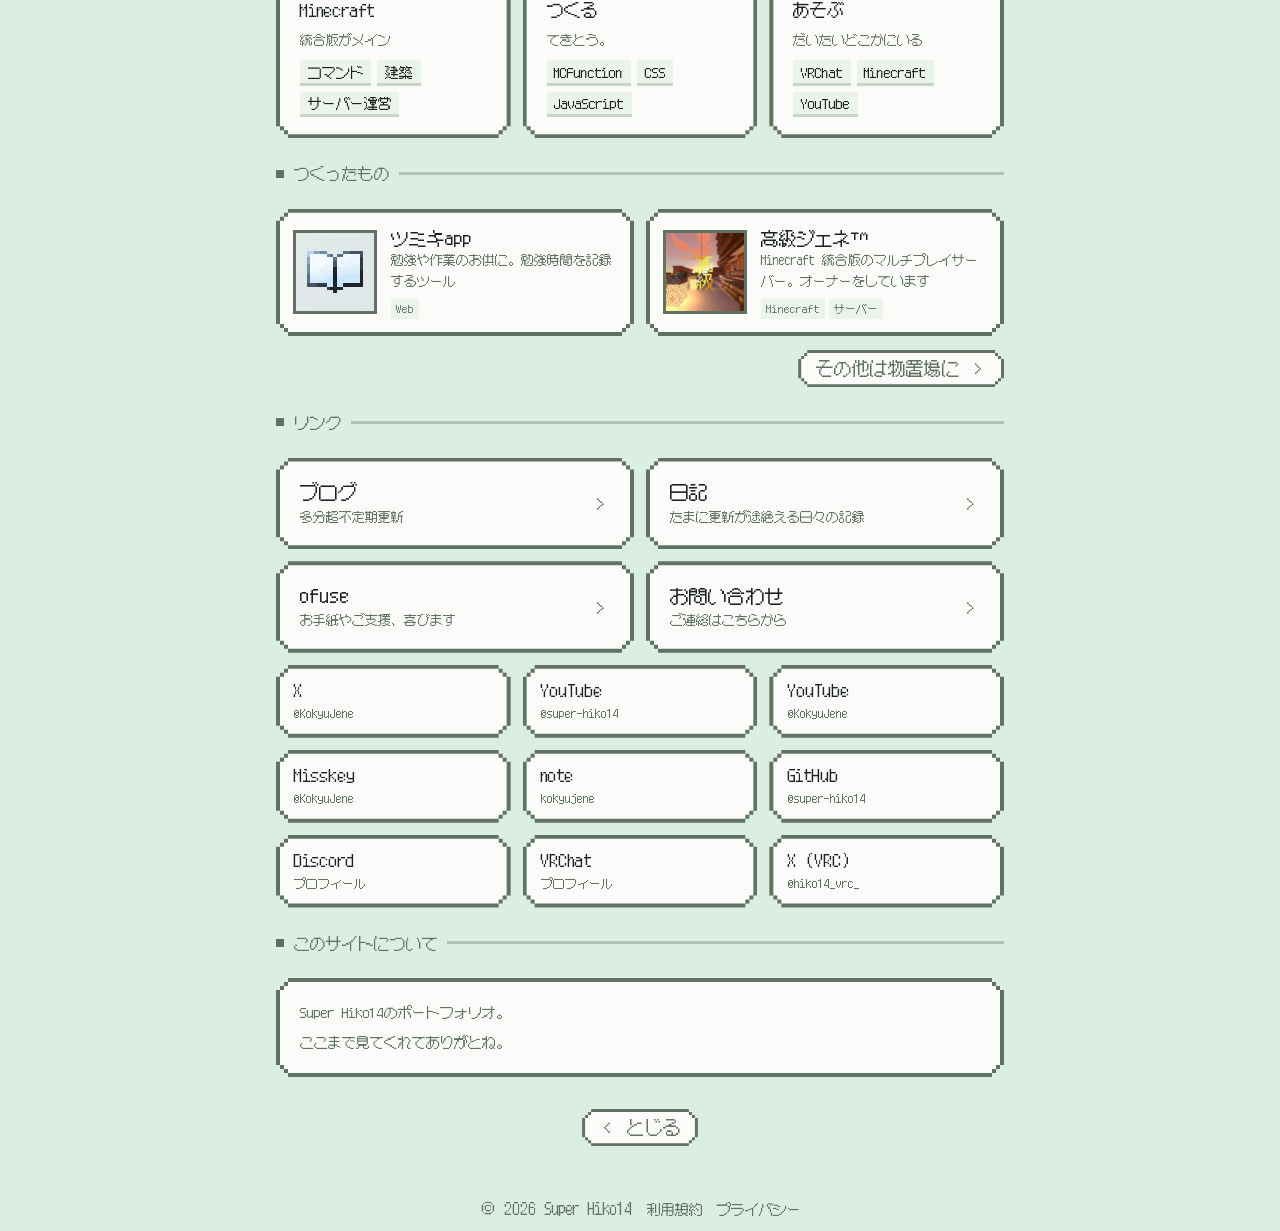
<file: about/index.html>
<!DOCTYPE html>
<html lang="ja">
<head>
<meta charset="utf-8">
<meta name="viewport" content="width=device-width, initial-scale=1">
<title>About — Super Hiko14</title>
<!-- About はトップページの中に引っ越しました。古いリンクから来た人をそちらへ送ります -->
<meta name="robots" content="noindex">
<link rel="canonical" href="https://super-hiko14.com/">
<meta http-equiv="refresh" content="0;url=/#about">
<script>location.replace("/#about")</script>
</head>
<body>
<p><a href="/#about">About はこちらに移動しました</a></p>
</body>
</html>
</file>
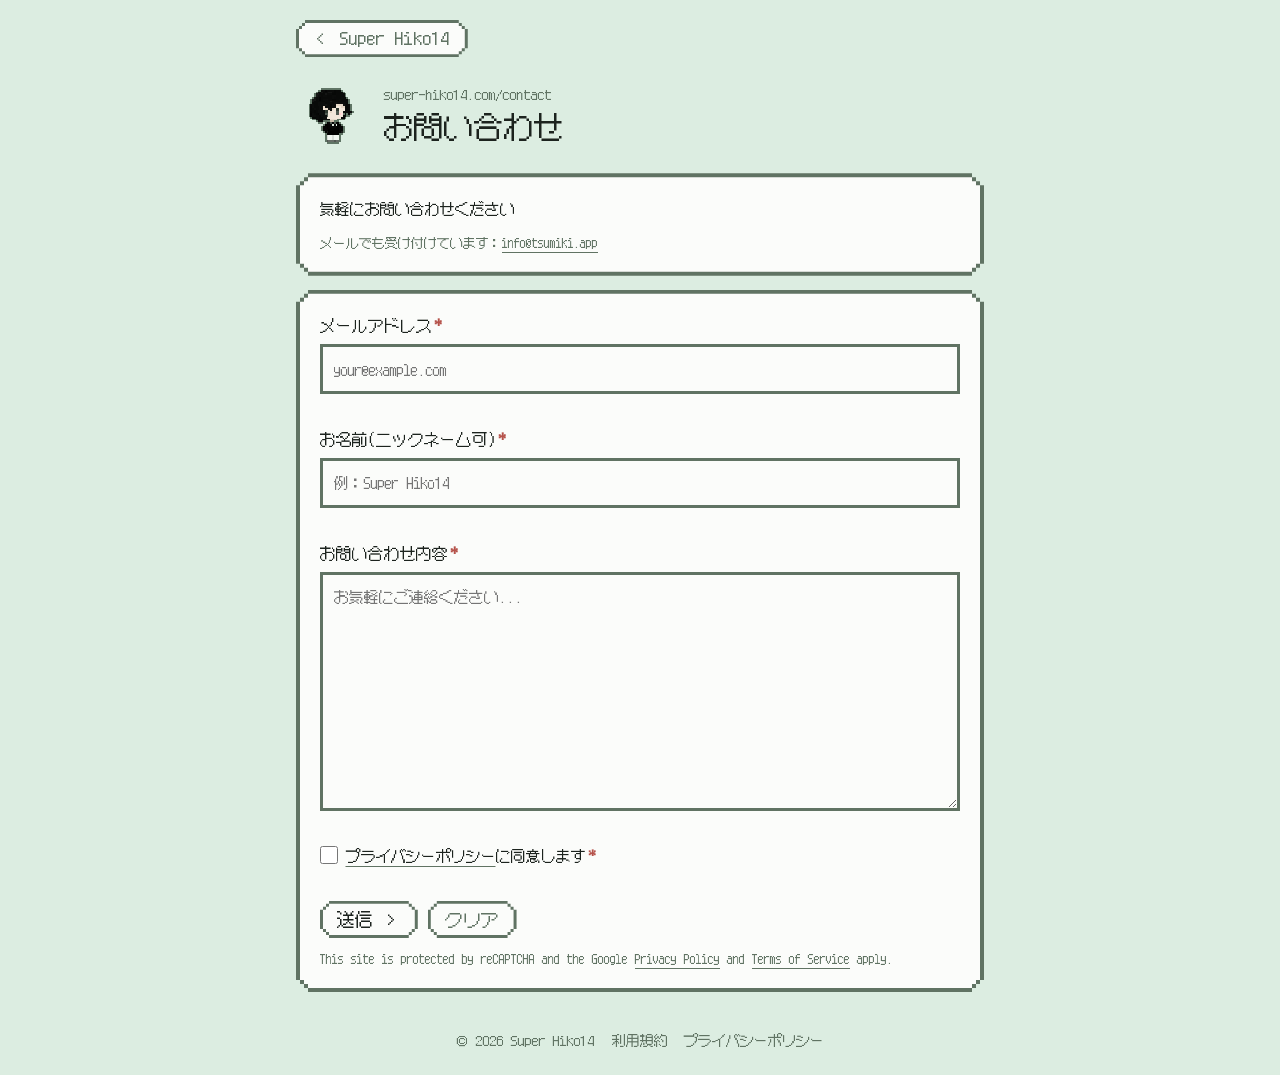
<file: contact/index.html>
<!DOCTYPE html>
<html lang="ja">
<head>
<meta charset="utf-8">
<meta name="viewport" content="width=device-width, initial-scale=1, viewport-fit=cover">
<title>お問い合わせ — Super Hiko14</title>
<meta name="description" content="Super Hiko14へのお問い合わせはこちらから。">
<link rel="canonical" href="https://super-hiko14.com/contact/">
<meta name="theme-color" content="#dcede1">
<link rel="icon" href="/favicon.ico" sizes="any">
<link rel="icon" type="image/png" href="/favicon.png">
<meta property="og:type" content="website">
<meta property="og:site_name" content="Super Hiko14">
<meta property="og:title" content="お問い合わせ — Super Hiko14">
<meta property="og:description" content="Super Hiko14へのお問い合わせはこちらから。">
<meta property="og:url" content="https://super-hiko14.com/contact/">
<meta property="og:image" content="https://super-hiko14.com/sozai/images/eee.png">
<meta name="twitter:card" content="summary">
<link rel="stylesheet" href="/sozai/site.css">
<script src="https://www.google.com/recaptcha/api.js?render=6LfsiZgsAAAAANQMq3doqNAMje_TpSltoO4JiI9T" async defer></script>
<style>
/* reCAPTCHA のバッジが下の文字にかぶらないように */
.grecaptcha-badge{bottom:64px !important}
</style>
</head>
<body>
<div class="page">
  <div class="top"><a class="chip back" href="/">‹ Super Hiko14</a></div>

  <header class="head">
    <img src="/sozai/images/eee.png" alt="" width="72" height="72">
    <div>
      <p class="eyebrow">super-hiko14.com/contact</p>
      <h1>お問い合わせ</h1>
    </div>
  </header>

  <section class="card">
    <p class="lead">気軽にお問い合わせください</p>
    <p class="note">メールでも受け付けています：<a href="mailto:info@tsumiki.app">info@tsumiki.app</a></p>
  </section>

  <form class="card" id="contactForm" novalidate>
    <label class="field">
      <span>メールアドレス<b class="req">*</b></span>
      <input class="input" type="email" id="email" name="email" placeholder="your@example.com" autocomplete="email" required>
      <small class="err" id="emailError"></small>
    </label>
    <label class="field">
      <span>お名前(ニックネーム可)<b class="req">*</b></span>
      <input class="input" type="text" id="name" name="name" placeholder="例：Super Hiko14" autocomplete="nickname" required>
      <small class="err" id="nameError"></small>
    </label>
    <label class="field">
      <span>お問い合わせ内容<b class="req">*</b></span>
      <textarea class="input" id="message" name="message" rows="8" placeholder="お気軽にご連絡ください..." required></textarea>
      <small class="err" id="messageError"></small>
    </label>
    <div class="field">
      <label class="check">
        <input type="checkbox" id="agree" name="agree" required>
        <span><a href="/privacypolicy/" target="_blank" rel="noopener">プライバシーポリシー</a>に同意します<b class="req">*</b></span>
      </label>
      <small class="err" id="agreeError"></small>
    </div>
    <div class="actions">
      <button class="chip" type="submit">送信 ›</button>
      <button class="chip back" type="reset">クリア</button>
    </div>
    <p class="status" id="formStatus" role="status" aria-live="polite"></p>
    <p class="note">
      This site is protected by reCAPTCHA and the Google
      <a href="https://policies.google.com/privacy" target="_blank" rel="noopener">Privacy Policy</a> and
      <a href="https://policies.google.com/terms" target="_blank" rel="noopener">Terms of Service</a> apply.
    </p>
  </form>
</div>

<footer class="foot">
  <span>&copy; 2026 Super Hiko14</span>
  <a href="/terms/">利用規約</a>
  <a href="/privacypolicy/">プライバシーポリシー</a>
</footer>

<script>
/* 送信先は sub.super-hiko14.com(Vercel)の API */
const API = "https://sub.super-hiko14.com/api/contact";
const SITE_KEY = "6LfsiZgsAAAAANQMq3doqNAMje_TpSltoO4JiI9T";

const form = document.getElementById("contactForm");
const email = document.getElementById("email");
const nameInput = document.getElementById("name");
const message = document.getElementById("message");
const agree = document.getElementById("agree");
const status = document.getElementById("formStatus");
const submit = form.querySelector('[type="submit"]');

function setStatus(text, kind){ status.textContent = text; status.className = "status" + (kind ? " " + kind : ""); }
function setError(id, text){ document.getElementById(id).textContent = text; }

function validate(){
  ["emailError","nameError","messageError","agreeError"].forEach(id => setError(id, ""));
  let ok = true;
  if (!email.value.trim()) { setError("emailError", "メールアドレスを入力してください"); ok = false; }
  else if (!/^[^\s@]+@[^\s@]+\.[^\s@]+$/.test(email.value)) { setError("emailError", "正しいメールアドレスを入力してください"); ok = false; }
  if (!nameInput.value.trim()) { setError("nameError", "お名前を入力してください"); ok = false; }
  if (!message.value.trim()) { setError("messageError", "お問い合わせ内容を入力してください"); ok = false; }
  if (!agree.checked) { setError("agreeError", "プライバシーポリシーへの同意が必要です"); ok = false; }
  return ok;
}

form.addEventListener("reset", () => setStatus(""));
form.addEventListener("submit", async e => {
  e.preventDefault();
  if (!validate()) return;
  const label = submit.textContent;
  submit.disabled = true; submit.textContent = "送信中...";
  setStatus("");
  try {
    if (!window.grecaptcha) throw new Error("recaptcha");
    await new Promise(r => grecaptcha.ready(r));
    const recaptchaToken = await grecaptcha.execute(SITE_KEY, { action: "contact" });
    const res = await fetch(API, {
      method: "POST",
      headers: { "Content-Type": "application/json" },
      body: JSON.stringify({ email: email.value, name: nameInput.value, message: message.value, recaptchaToken }),
    });
    if (res.ok) {
      form.reset();
      setStatus("メールを送信しました。ご連絡ありがとうございます！", "ok");
    } else {
      const data = await res.json().catch(() => ({}));
      setStatus(data.message || "送信に失敗しました。もう一度お試しください。", "ng");
    }
  } catch (_) {
    setStatus("通信エラーが発生しました。もう一度お試しください。", "ng");
  } finally {
    submit.disabled = false; submit.textContent = label;
  }
});
</script>
</body>
</html>
</file>
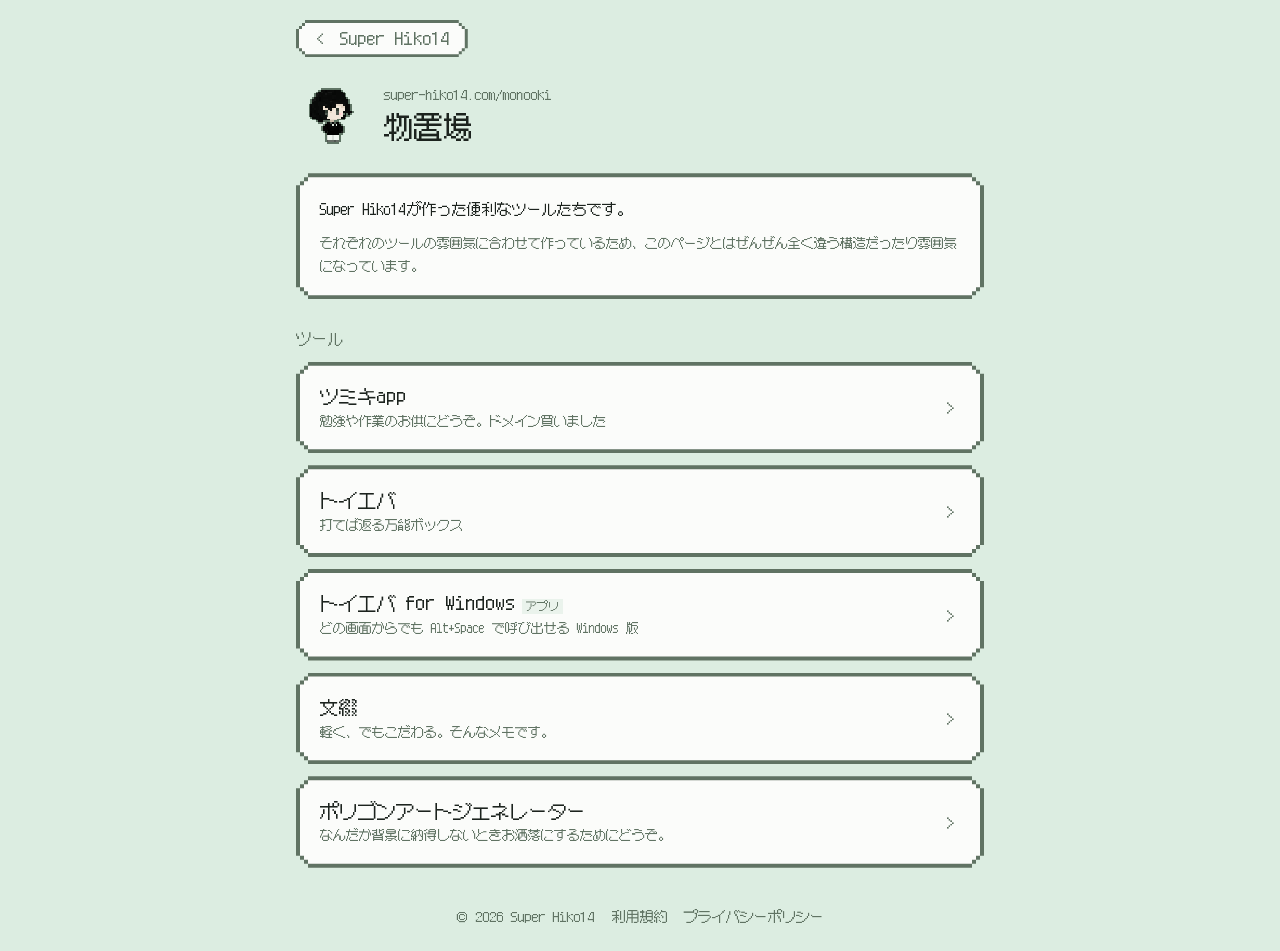
<file: monooki/index.html>
<!DOCTYPE html>
<html lang="ja">
<head>
<meta charset="utf-8">
<meta name="viewport" content="width=device-width, initial-scale=1, viewport-fit=cover">
<title>物置場 — Super Hiko14</title>
<meta name="description" content="Super Hiko14が気まぐれに作った便利なツールたちの置き場です。">
<link rel="canonical" href="https://super-hiko14.com/monooki/">
<meta name="theme-color" content="#dcede1">
<link rel="icon" href="/favicon.ico" sizes="any">
<link rel="icon" type="image/png" href="/favicon.png">
<meta property="og:type" content="website">
<meta property="og:site_name" content="Super Hiko14">
<meta property="og:title" content="物置場 — Super Hiko14">
<meta property="og:description" content="Super Hiko14が気まぐれに作った便利なツールたちの置き場です。">
<meta property="og:url" content="https://super-hiko14.com/monooki/">
<meta property="og:image" content="https://super-hiko14.com/sozai/images/eee.png">
<meta name="twitter:card" content="summary">
<link rel="stylesheet" href="/sozai/site.css">
</head>
<body>
<div class="page">
  <div class="top"><a class="chip back" href="/">‹ Super Hiko14</a></div>

  <header class="head">
    <img src="/sozai/images/eee.png" alt="" width="72" height="72">
    <div>
      <p class="eyebrow">super-hiko14.com/monooki</p>
      <h1>物置場</h1>
    </div>
  </header>

  <section class="card">
    <p class="lead">Super Hiko14が作った便利なツールたちです。</p>
    <p class="note">それぞれのツールの雰囲気に合わせて作っているため、このページとはぜんぜん全く違う構造だったり雰囲気になっています。</p>
  </section>

  <h2 class="section-title">ツール</h2>
  <ul class="links">
    <li><a class="card" href="https://tsumiki.app/" target="_blank" rel="noopener">
      <span><span class="t">ツミキapp</span><span class="d">勉強や作業のお供にどうぞ。ドメイン買いました</span></span><span class="go">›</span></a></li>
    <li><a class="card" href="/monooki/toieba/">
      <span><span class="t">トイエバ</span><span class="d">打てば返る万能ボックス</span></span><span class="go">›</span></a></li>
    <li><a class="card" href="/monooki/toieba-windows/">
      <span><span class="t">トイエバ for Windows<span class="tag">アプリ</span></span><span class="d">どの画面からでも Alt+Space で呼び出せる Windows 版</span></span><span class="go">›</span></a></li>
    <li><a class="card" href="/monooki/memo/">
      <span><span class="t">文綴</span><span class="d">軽く、でもこだわる。そんなメモです。</span></span><span class="go">›</span></a></li>
    <li><a class="card" href="/monooki/polygon/">
      <span><span class="t">ポリゴンアートジェネレーター</span><span class="d">なんだか背景に納得しないときお洒落にするためにどうぞ。</span></span><span class="go">›</span></a></li>
  </ul>
</div>

<footer class="foot">
  <span>&copy; 2026 Super Hiko14</span>
  <a href="/terms/">利用規約</a>
  <a href="/privacypolicy/">プライバシーポリシー</a>
</footer>
</body>
</html>
</file>
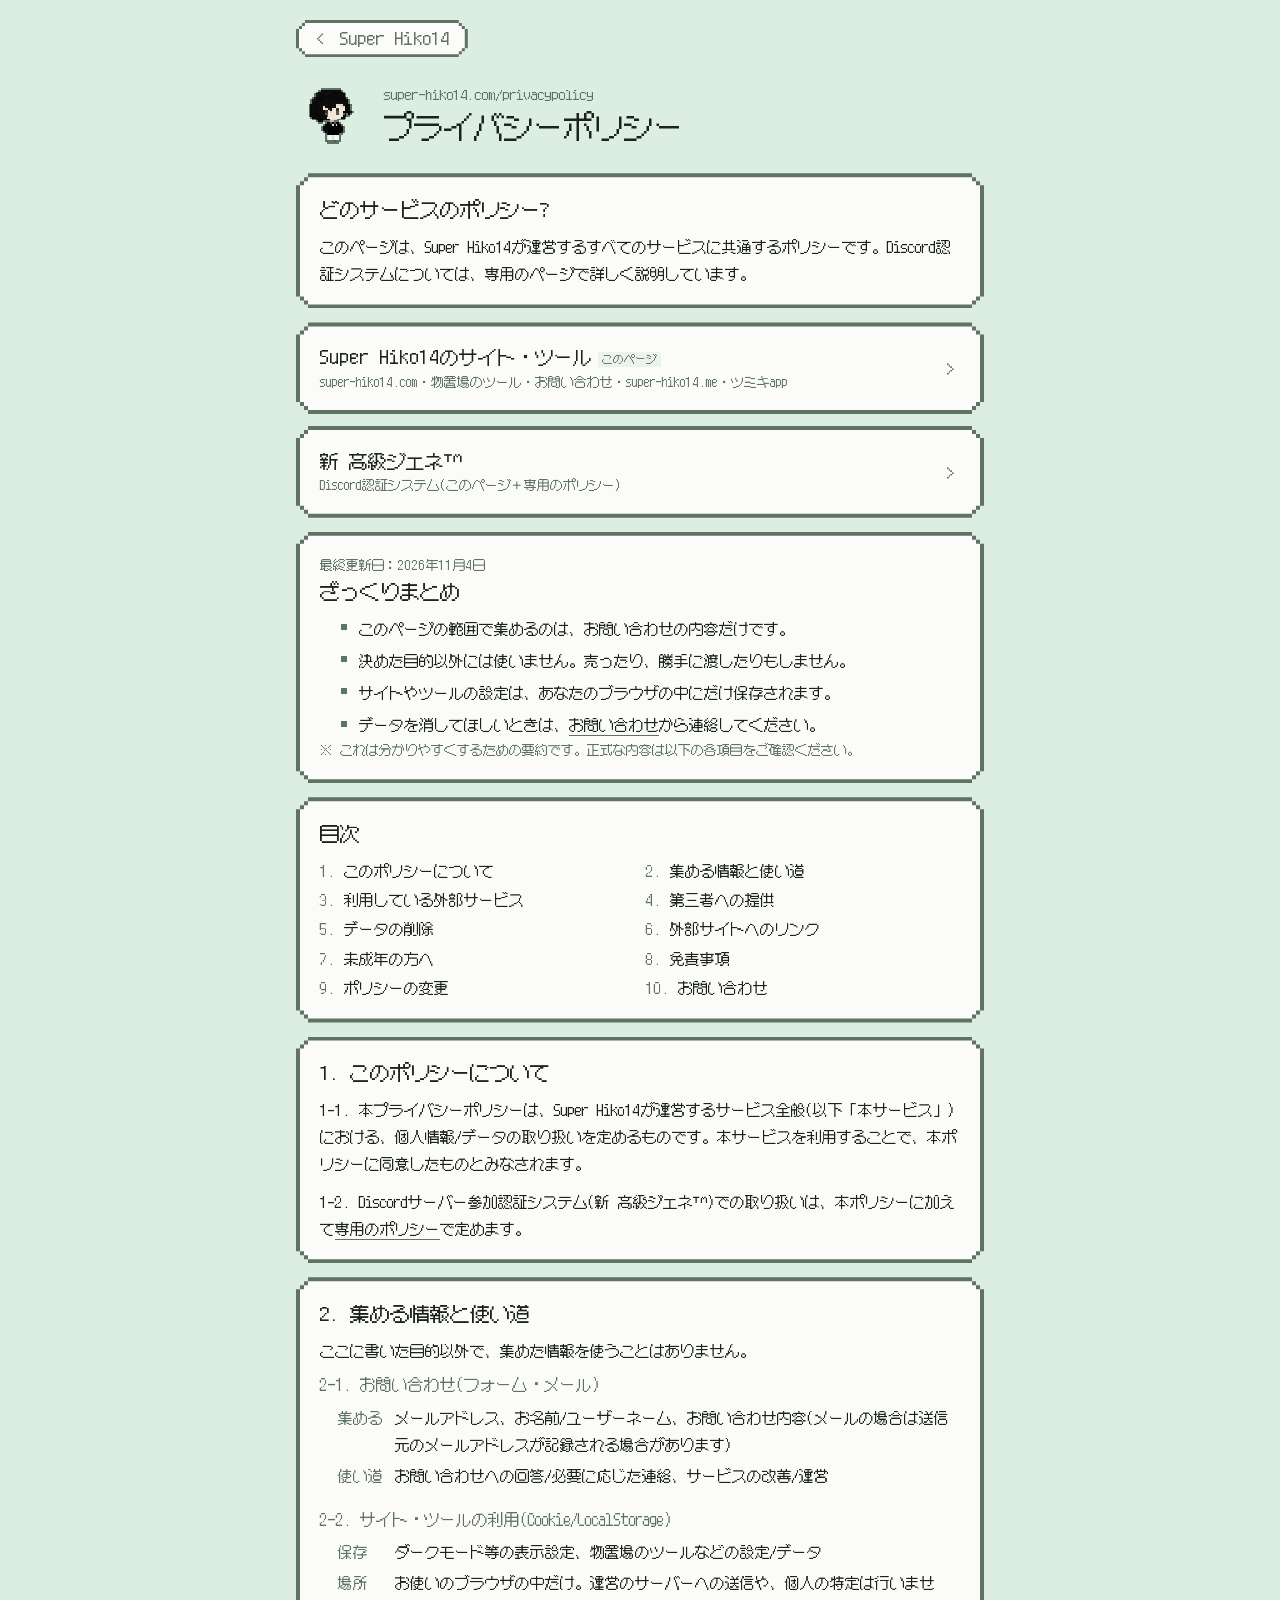
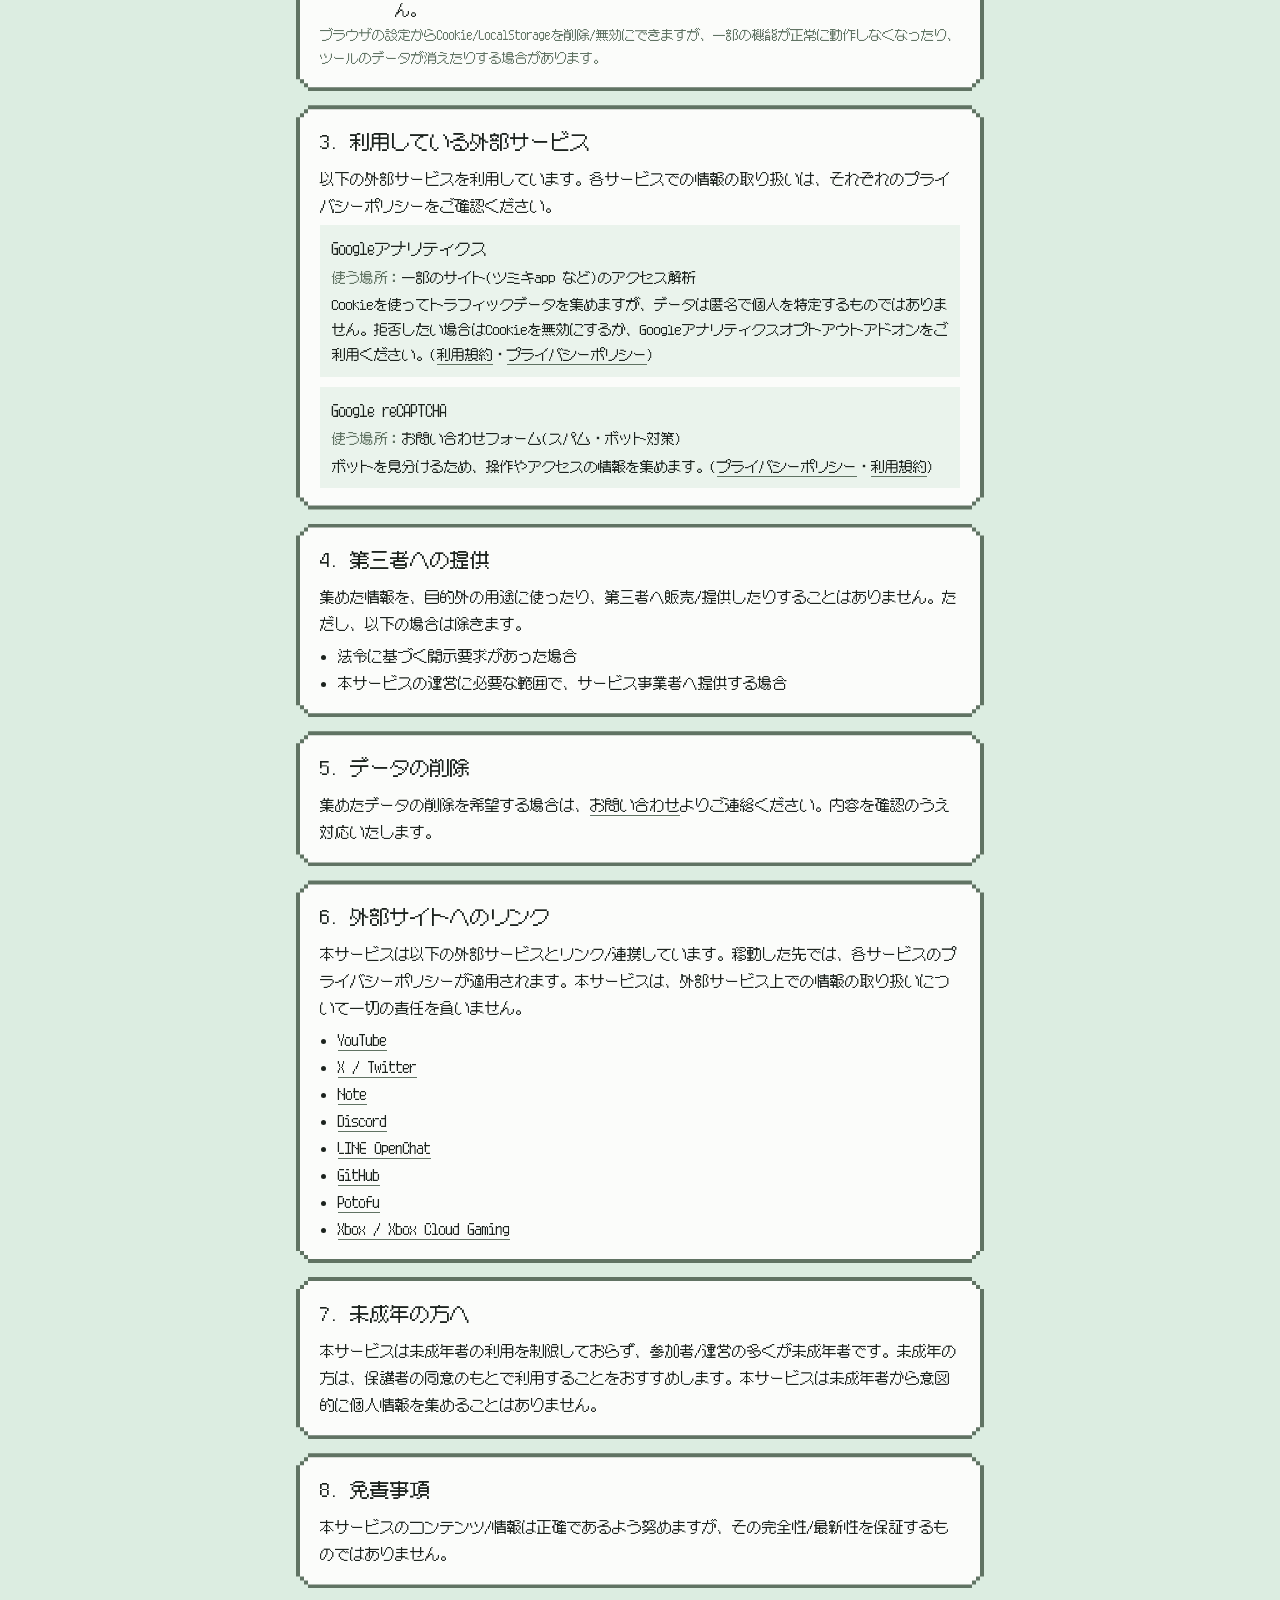
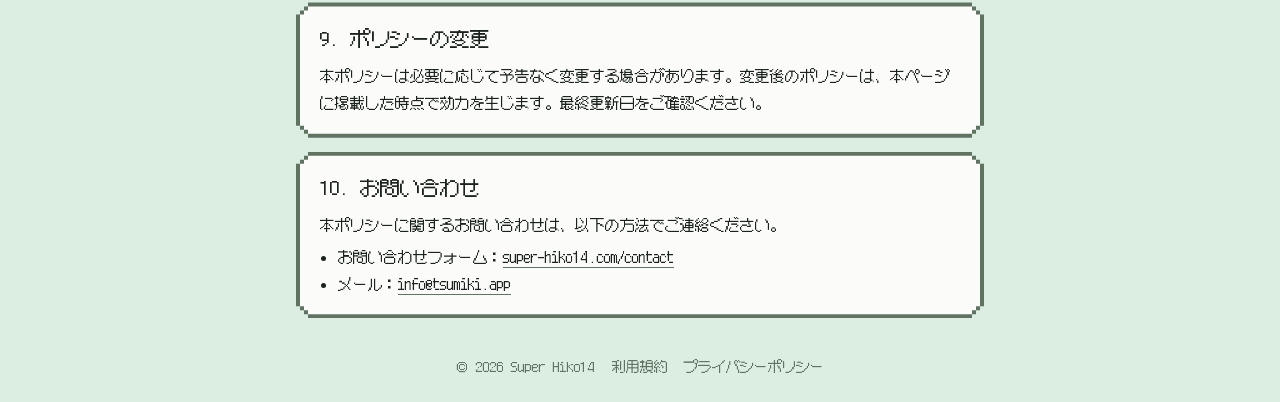
<file: privacypolicy/index.html>
<!DOCTYPE html>
<html lang="ja">
<head>
<meta charset="utf-8">
<meta name="viewport" content="width=device-width, initial-scale=1, viewport-fit=cover">
<title>プライバシーポリシー — Super Hiko14</title>
<meta name="description" content="Super Hiko14が運営するサービス全般における個人情報/データの取り扱いについて。">
<link rel="canonical" href="https://super-hiko14.com/privacypolicy/">
<meta name="theme-color" content="#dcede1">
<link rel="icon" href="/favicon.ico" sizes="any">
<link rel="icon" type="image/png" href="/favicon.png">
<meta property="og:type" content="website">
<meta property="og:site_name" content="Super Hiko14">
<meta property="og:title" content="プライバシーポリシー — Super Hiko14">
<meta property="og:url" content="https://super-hiko14.com/privacypolicy/">
<meta property="og:image" content="https://super-hiko14.com/sozai/images/eee.png">
<meta name="twitter:card" content="summary">
<link rel="stylesheet" href="/sozai/site.css">
</head>
<body>
<div class="page">
  <div class="top"><a class="chip back" href="/">‹ Super Hiko14</a></div>

  <header class="head">
    <img src="/sozai/images/eee.png" alt="" width="72" height="72">
    <div>
      <p class="eyebrow">super-hiko14.com/privacypolicy</p>
      <h1>プライバシーポリシー</h1>
    </div>
  </header>

  <section class="card">
    <h2>どのサービスのポリシー?</h2>
    <p>このページは、Super Hiko14が運営するすべてのサービスに共通するポリシーです。Discord認証システムについては、専用のページで詳しく説明しています。</p>
  </section>
  <ul class="links">
    <li><a class="card" href="#about">
      <span><span class="t">Super Hiko14のサイト・ツール<span class="tag">このページ</span></span><span class="d">super-hiko14.com・物置場のツール・お問い合わせ・super-hiko14.me・ツミキapp</span></span><span class="go">›</span></a></li>
    <li><a class="card" href="/privacypolicy/kokyujene/">
      <span><span class="t">新 高級ジェネ™</span><span class="d">Discord認証システム(このページ＋専用のポリシー)</span></span><span class="go">›</span></a></li>
  </ul>

  <section class="card">
    <p class="updated">最終更新日：2026年11月4日</p>
    <h2>ざっくりまとめ</h2>
    <ul class="summary">
      <li>このページの範囲で集めるのは、お問い合わせの内容だけです。</li>
      <li>決めた目的以外には使いません。売ったり、勝手に渡したりもしません。</li>
      <li>サイトやツールの設定は、あなたのブラウザの中にだけ保存されます。</li>
      <li>データを消してほしいときは、<a href="/contact/">お問い合わせ</a>から連絡してください。</li>
    </ul>
    <p class="note">※ これは分かりやすくするための要約です。正式な内容は以下の各項目をご確認ください。</p>
  </section>

  <nav class="card" aria-label="目次">
    <h2>目次</h2>
    <ol class="toc">
      <li><a href="#about">このポリシーについて</a></li>
      <li><a href="#collect">集める情報と使い道</a></li>
      <li><a href="#services">利用している外部サービス</a></li>
      <li><a href="#share">第三者への提供</a></li>
      <li><a href="#delete">データの削除</a></li>
      <li><a href="#links">外部サイトへのリンク</a></li>
      <li><a href="#minors">未成年の方へ</a></li>
      <li><a href="#disclaimer">免責事項</a></li>
      <li><a href="#change">ポリシーの変更</a></li>
      <li><a href="#contact">お問い合わせ</a></li>
    </ol>
  </nav>

  <section class="card" id="about">
    <h2>1. このポリシーについて</h2>
    <p>1-1. 本プライバシーポリシーは、Super Hiko14が運営するサービス全般(以下「本サービス」)における、個人情報/データの取り扱いを定めるものです。本サービスを利用することで、本ポリシーに同意したものとみなされます。</p>
    <p>1-2. Discordサーバー参加認証システム(新 高級ジェネ™)での取り扱いは、本ポリシーに加えて<a href="/privacypolicy/kokyujene/">専用のポリシー</a>で定めます。</p>
  </section>

  <section class="card" id="collect">
    <h2>2. 集める情報と使い道</h2>
    <p>ここに書いた目的以外で、集めた情報を使うことはありません。</p>

    <h3>2-1. お問い合わせ(フォーム・メール)</h3>
    <ul class="items">
      <li><b>集める</b><span>メールアドレス、お名前/ユーザーネーム、お問い合わせ内容(メールの場合は送信元のメールアドレスが記録される場合があります)</span></li>
      <li><b>使い道</b><span>お問い合わせへの回答/必要に応じた連絡、サービスの改善/運営</span></li>
    </ul>

    <h3>2-2. サイト・ツールの利用(Cookie/LocalStorage)</h3>
    <ul class="items">
      <li><b>保存</b><span>ダークモード等の表示設定、物置場のツールなどの設定/データ</span></li>
      <li><b>場所</b><span>お使いのブラウザの中だけ。運営のサーバーへの送信や、個人の特定は行いません。</span></li>
    </ul>
    <p class="note">ブラウザの設定からCookie/LocalStorageを削除/無効にできますが、一部の機能が正常に動作しなくなったり、ツールのデータが消えたりする場合があります。</p>
  </section>

  <section class="card" id="services">
    <h2>3. 利用している外部サービス</h2>
    <p>以下の外部サービスを利用しています。各サービスでの情報の取り扱いは、それぞれのプライバシーポリシーをご確認ください。</p>
    <dl class="svc">
      <div>
        <dt>Googleアナリティクス</dt>
        <dd><span>使う場所：</span>一部のサイト(ツミキapp など)のアクセス解析</dd>
        <dd>Cookieを使ってトラフィックデータを集めますが、データは匿名で個人を特定するものではありません。拒否したい場合はCookieを無効にするか、Googleアナリティクスオプトアウトアドオンをご利用ください。(<a href="https://marketingplatform.google.com/about/analytics/terms/jp/" target="_blank" rel="noopener">利用規約</a>・<a href="https://policies.google.com/privacy" target="_blank" rel="noopener">プライバシーポリシー</a>)</dd>
      </div>
      <div>
        <dt>Google reCAPTCHA</dt>
        <dd><span>使う場所：</span>お問い合わせフォーム(スパム・ボット対策)</dd>
        <dd>ボットを見分けるため、操作やアクセスの情報を集めます。(<a href="https://policies.google.com/privacy" target="_blank" rel="noopener">プライバシーポリシー</a>・<a href="https://policies.google.com/terms" target="_blank" rel="noopener">利用規約</a>)</dd>
      </div>
    </dl>
  </section>

  <section class="card" id="share">
    <h2>4. 第三者への提供</h2>
    <p>集めた情報を、目的外の用途に使ったり、第三者へ販売/提供したりすることはありません。ただし、以下の場合は除きます。</p>
    <ul>
      <li>法令に基づく開示要求があった場合</li>
      <li>本サービスの運営に必要な範囲で、サービス事業者へ提供する場合</li>
    </ul>
  </section>

  <section class="card" id="delete">
    <h2>5. データの削除</h2>
    <p>集めたデータの削除を希望する場合は、<a href="#contact">お問い合わせ</a>よりご連絡ください。内容を確認のうえ対応いたします。</p>
  </section>

  <section class="card" id="links">
    <h2>6. 外部サイトへのリンク</h2>
    <p>本サービスは以下の外部サービスとリンク/連携しています。移動した先では、各サービスのプライバシーポリシーが適用されます。本サービスは、外部サービス上での情報の取り扱いについて一切の責任を負いません。</p>
    <ul>
      <li><a href="https://www.youtube.com/" target="_blank" rel="noopener">YouTube</a></li>
      <li><a href="https://x.com/" target="_blank" rel="noopener">X / Twitter</a></li>
      <li><a href="https://note.com/" target="_blank" rel="noopener">Note</a></li>
      <li><a href="https://discord.com/" target="_blank" rel="noopener">Discord</a></li>
      <li><a href="https://openchat.line.me/" target="_blank" rel="noopener">LINE OpenChat</a></li>
      <li><a href="https://github.com/" target="_blank" rel="noopener">GitHub</a></li>
      <li><a href="https://potofu.me/" target="_blank" rel="noopener">Potofu</a></li>
      <li><a href="https://www.xbox.com/" target="_blank" rel="noopener">Xbox / Xbox Cloud Gaming</a></li>
    </ul>
  </section>

  <section class="card" id="minors">
    <h2>7. 未成年の方へ</h2>
    <p>本サービスは未成年者の利用を制限しておらず、参加者/運営の多くが未成年者です。未成年の方は、保護者の同意のもとで利用することをおすすめします。本サービスは未成年者から意図的に個人情報を集めることはありません。</p>
  </section>

  <section class="card" id="disclaimer">
    <h2>8. 免責事項</h2>
    <p>本サービスのコンテンツ/情報は正確であるよう努めますが、その完全性/最新性を保証するものではありません。</p>
  </section>

  <section class="card" id="change">
    <h2>9. ポリシーの変更</h2>
    <p>本ポリシーは必要に応じて予告なく変更する場合があります。変更後のポリシーは、本ページに掲載した時点で効力を生じます。最終更新日をご確認ください。</p>
  </section>

  <section class="card" id="contact">
    <h2>10. お問い合わせ</h2>
    <p>本ポリシーに関するお問い合わせは、以下の方法でご連絡ください。</p>
    <ul>
      <li>お問い合わせフォーム：<a href="/contact/">super-hiko14.com/contact</a></li>
      <li>メール：<a href="mailto:info@tsumiki.app">info@tsumiki.app</a></li>
    </ul>
  </section>
</div>

<footer class="foot">
  <span>&copy; 2026 Super Hiko14</span>
  <a href="/terms/">利用規約</a>
  <a href="/privacypolicy/">プライバシーポリシー</a>
</footer>
</body>
</html>
</file>
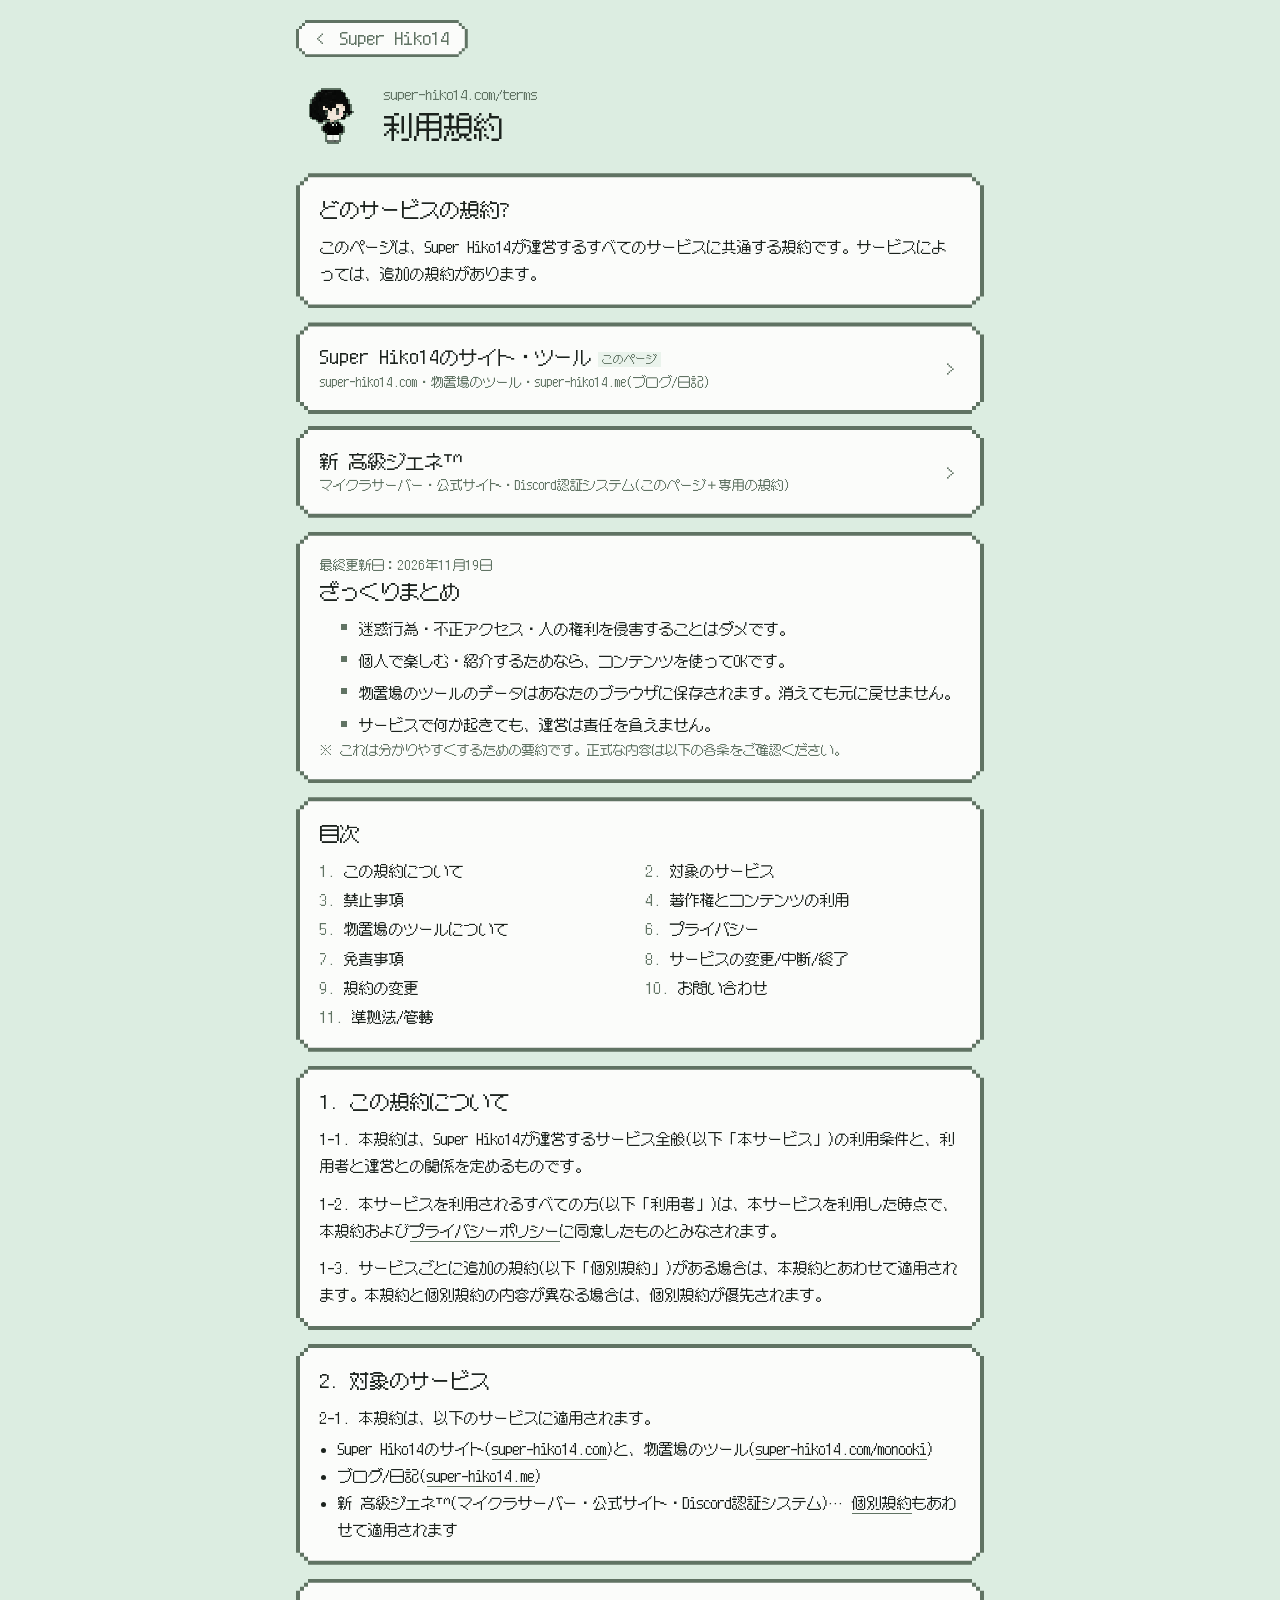
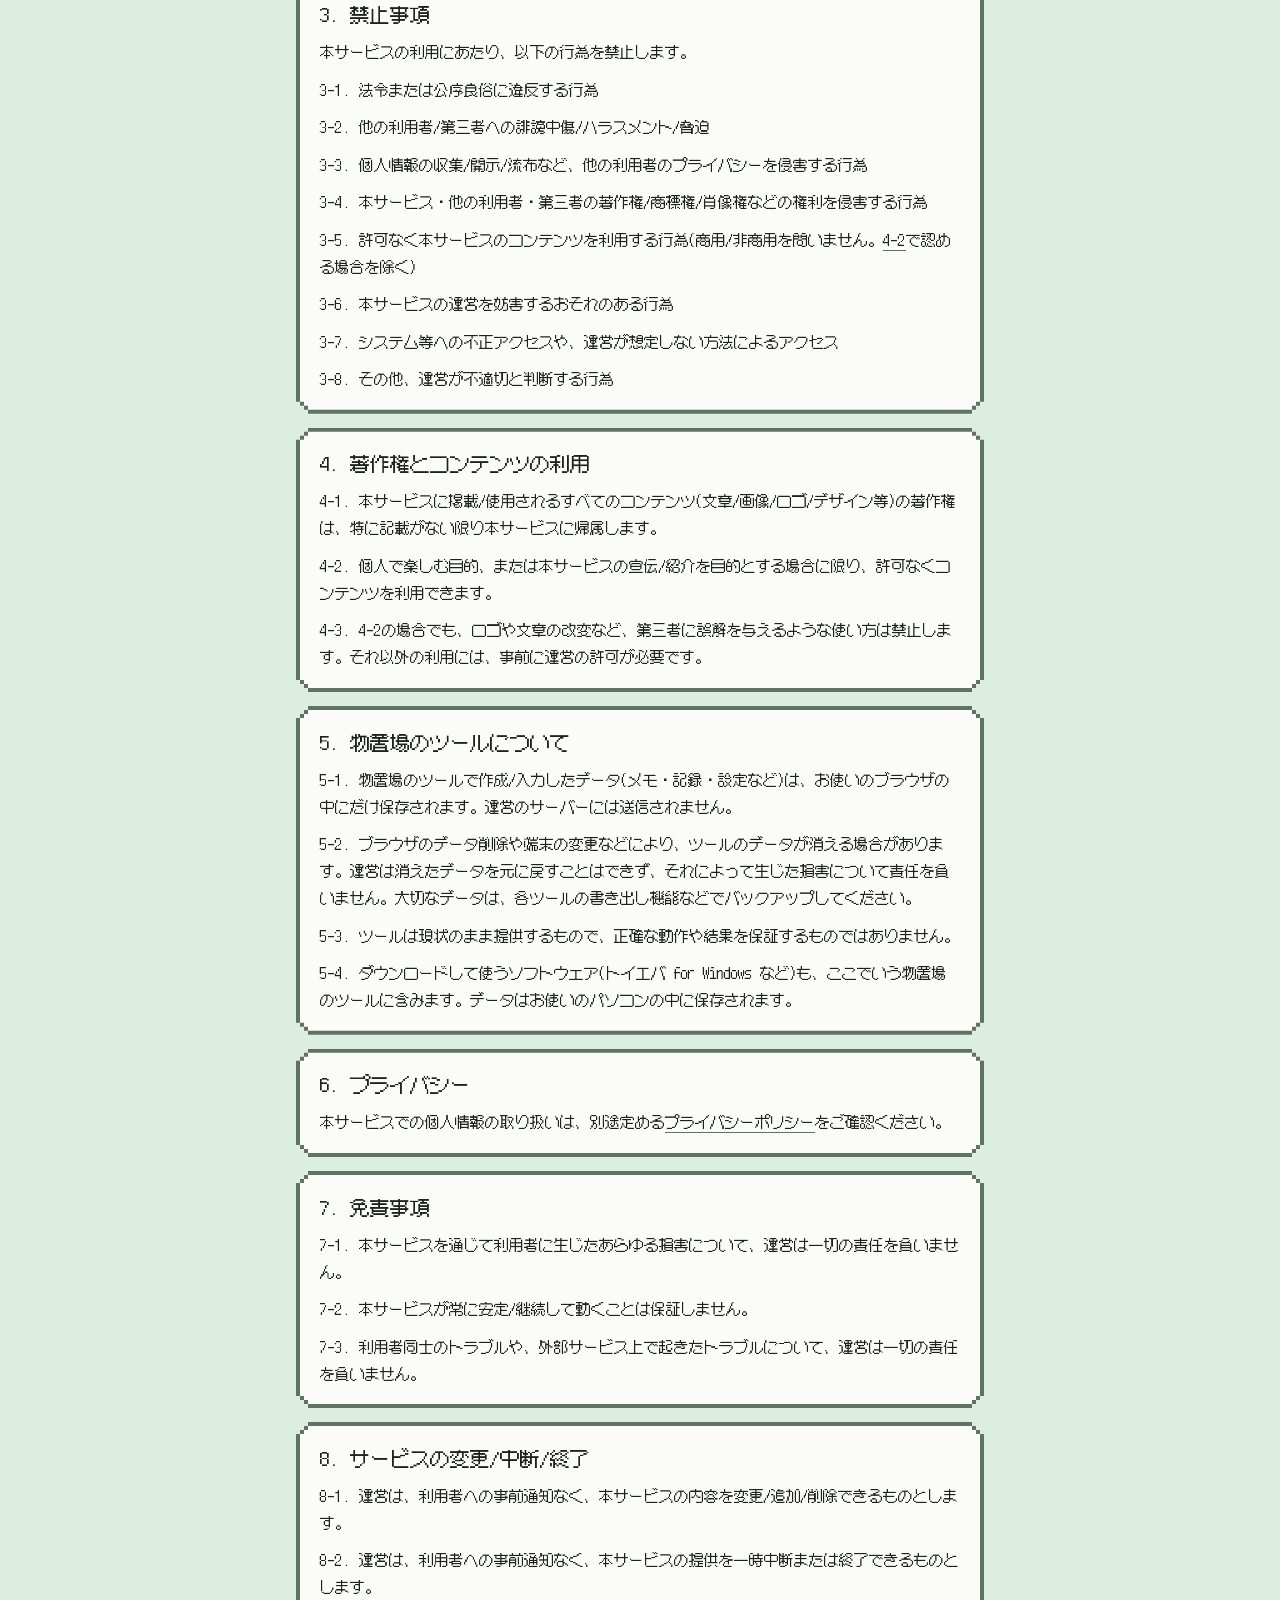
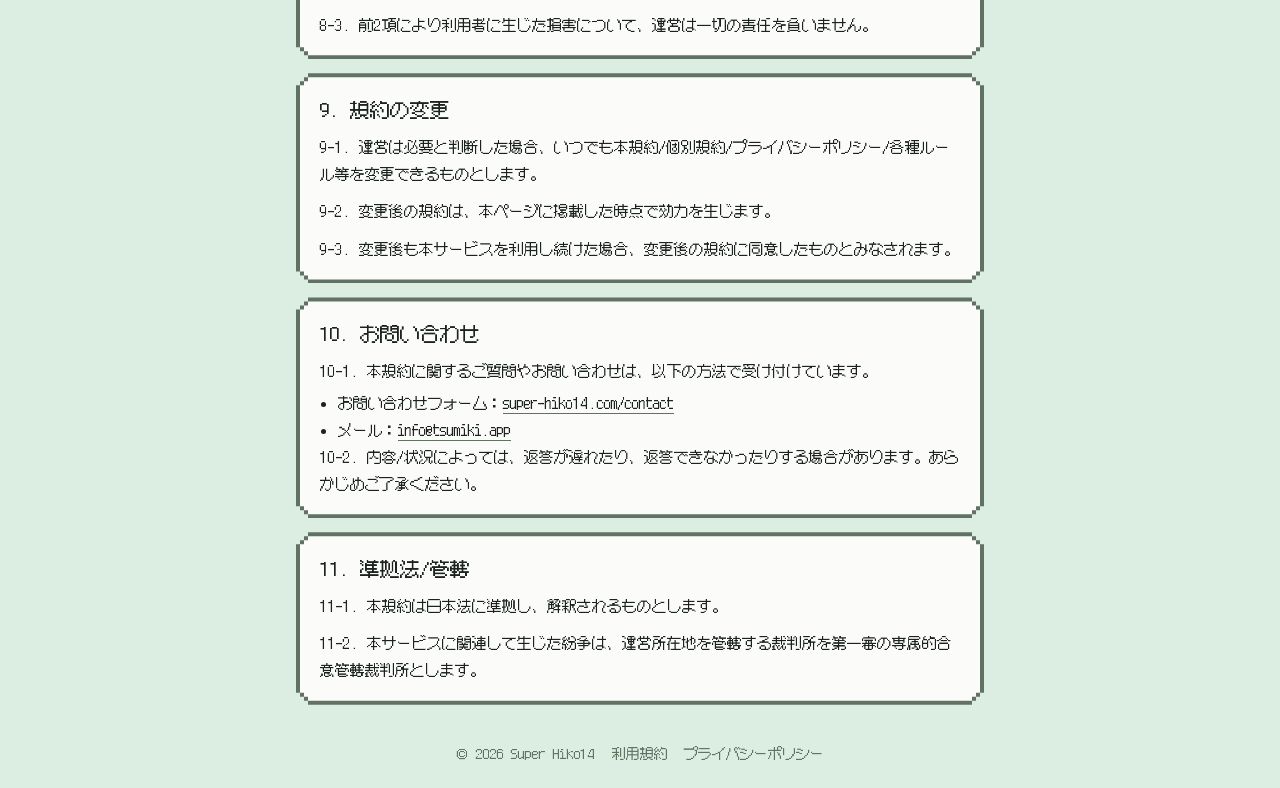
<file: terms/index.html>
<!DOCTYPE html>
<html lang="ja">
<head>
<meta charset="utf-8">
<meta name="viewport" content="width=device-width, initial-scale=1, viewport-fit=cover">
<title>利用規約 — Super Hiko14</title>
<meta name="description" content="Super Hiko14が運営するサービス全般に共通する利用規約です。">
<link rel="canonical" href="https://super-hiko14.com/terms/">
<meta name="theme-color" content="#dcede1">
<link rel="icon" href="/favicon.ico" sizes="any">
<link rel="icon" type="image/png" href="/favicon.png">
<meta property="og:type" content="website">
<meta property="og:site_name" content="Super Hiko14">
<meta property="og:title" content="利用規約 — Super Hiko14">
<meta property="og:url" content="https://super-hiko14.com/terms/">
<meta property="og:image" content="https://super-hiko14.com/sozai/images/eee.png">
<meta name="twitter:card" content="summary">
<link rel="stylesheet" href="/sozai/site.css">
</head>
<body>
<div class="page">
  <div class="top"><a class="chip back" href="/">‹ Super Hiko14</a></div>

  <header class="head">
    <img src="/sozai/images/eee.png" alt="" width="72" height="72">
    <div>
      <p class="eyebrow">super-hiko14.com/terms</p>
      <h1>利用規約</h1>
    </div>
  </header>

  <section class="card">
    <h2>どのサービスの規約?</h2>
    <p>このページは、Super Hiko14が運営するすべてのサービスに共通する規約です。サービスによっては、追加の規約があります。</p>
  </section>
  <ul class="links">
    <li><a class="card" href="#about">
      <span><span class="t">Super Hiko14のサイト・ツール<span class="tag">このページ</span></span><span class="d">super-hiko14.com・物置場のツール・super-hiko14.me(ブログ/日記)</span></span><span class="go">›</span></a></li>
    <li><a class="card" href="/terms/kokyujene/">
      <span><span class="t">新 高級ジェネ™</span><span class="d">マイクラサーバー・公式サイト・Discord認証システム(このページ＋専用の規約)</span></span><span class="go">›</span></a></li>
  </ul>

  <section class="card">
    <p class="updated">最終更新日：2026年11月19日</p>
    <h2>ざっくりまとめ</h2>
    <ul class="summary">
      <li>迷惑行為・不正アクセス・人の権利を侵害することはダメです。</li>
      <li>個人で楽しむ・紹介するためなら、コンテンツを使ってOKです。</li>
      <li>物置場のツールのデータはあなたのブラウザに保存されます。消えても元に戻せません。</li>
      <li>サービスで何か起きても、運営は責任を負えません。</li>
    </ul>
    <p class="note">※ これは分かりやすくするための要約です。正式な内容は以下の各条をご確認ください。</p>
  </section>

  <nav class="card" aria-label="目次">
    <h2>目次</h2>
    <ol class="toc">
      <li><a href="#about">この規約について</a></li>
      <li><a href="#service">対象のサービス</a></li>
      <li><a href="#prohibited">禁止事項</a></li>
      <li><a href="#rights">著作権とコンテンツの利用</a></li>
      <li><a href="#tools">物置場のツールについて</a></li>
      <li><a href="#privacy">プライバシー</a></li>
      <li><a href="#disclaimer">免責事項</a></li>
      <li><a href="#suspend">サービスの変更/中断/終了</a></li>
      <li><a href="#change">規約の変更</a></li>
      <li><a href="#contact">お問い合わせ</a></li>
      <li><a href="#law">準拠法/管轄</a></li>
    </ol>
  </nav>

  <section class="card" id="about">
    <h2>1. この規約について</h2>
    <p>1-1. 本規約は、Super Hiko14が運営するサービス全般(以下「本サービス」)の利用条件と、利用者と運営との関係を定めるものです。</p>
    <p>1-2. 本サービスを利用されるすべての方(以下「利用者」)は、本サービスを利用した時点で、本規約および<a href="/privacypolicy/">プライバシーポリシー</a>に同意したものとみなされます。</p>
    <p>1-3. サービスごとに追加の規約(以下「個別規約」)がある場合は、本規約とあわせて適用されます。本規約と個別規約の内容が異なる場合は、個別規約が優先されます。</p>
  </section>

  <section class="card" id="service">
    <h2>2. 対象のサービス</h2>
    <p>2-1. 本規約は、以下のサービスに適用されます。</p>
    <ul>
      <li>Super Hiko14のサイト(<a href="/">super-hiko14.com</a>)と、物置場のツール(<a href="/monooki/">super-hiko14.com/monooki</a>)</li>
      <li>ブログ/日記(<a href="https://super-hiko14.me/blog/">super-hiko14.me</a>)</li>
      <li>新 高級ジェネ™(マイクラサーバー・公式サイト・Discord認証システム)… <a href="/terms/kokyujene/">個別規約</a>もあわせて適用されます</li>
    </ul>
  </section>

  <section class="card" id="prohibited">
    <h2>3. 禁止事項</h2>
    <p>本サービスの利用にあたり、以下の行為を禁止します。</p>
    <p>3-1. 法令または公序良俗に違反する行為</p>
    <p>3-2. 他の利用者/第三者への誹謗中傷/ハラスメント/脅迫</p>
    <p>3-3. 個人情報の収集/開示/流布など、他の利用者のプライバシーを侵害する行為</p>
    <p>3-4. 本サービス・他の利用者・第三者の著作権/商標権/肖像権などの権利を侵害する行為</p>
    <p>3-5. 許可なく本サービスのコンテンツを利用する行為(商用/非商用を問いません。<a href="#rights">4-2</a>で認める場合を除く)</p>
    <p>3-6. 本サービスの運営を妨害するおそれのある行為</p>
    <p>3-7. システム等への不正アクセスや、運営が想定しない方法によるアクセス</p>
    <p>3-8. その他、運営が不適切と判断する行為</p>
  </section>

  <section class="card" id="rights">
    <h2>4. 著作権とコンテンツの利用</h2>
    <p>4-1. 本サービスに掲載/使用されるすべてのコンテンツ(文章/画像/ロゴ/デザイン等)の著作権は、特に記載がない限り本サービスに帰属します。</p>
    <p>4-2. 個人で楽しむ目的、または本サービスの宣伝/紹介を目的とする場合に限り、許可なくコンテンツを利用できます。</p>
    <p>4-3. 4-2の場合でも、ロゴや文章の改変など、第三者に誤解を与えるような使い方は禁止します。それ以外の利用には、事前に運営の許可が必要です。</p>
  </section>

  <section class="card" id="tools">
    <h2>5. 物置場のツールについて</h2>
    <p>5-1. 物置場のツールで作成/入力したデータ(メモ・記録・設定など)は、お使いのブラウザの中にだけ保存されます。運営のサーバーには送信されません。</p>
    <p>5-2. ブラウザのデータ削除や端末の変更などにより、ツールのデータが消える場合があります。運営は消えたデータを元に戻すことはできず、それによって生じた損害について責任を負いません。大切なデータは、各ツールの書き出し機能などでバックアップしてください。</p>
    <p>5-3. ツールは現状のまま提供するもので、正確な動作や結果を保証するものではありません。</p>
    <p>5-4. ダウンロードして使うソフトウェア(トイエバ for Windows など)も、ここでいう物置場のツールに含みます。データはお使いのパソコンの中に保存されます。</p>
  </section>

  <section class="card" id="privacy">
    <h2>6. プライバシー</h2>
    <p>本サービスでの個人情報の取り扱いは、別途定める<a href="/privacypolicy/">プライバシーポリシー</a>をご確認ください。</p>
  </section>

  <section class="card" id="disclaimer">
    <h2>7. 免責事項</h2>
    <p>7-1. 本サービスを通じて利用者に生じたあらゆる損害について、運営は一切の責任を負いません。</p>
    <p>7-2. 本サービスが常に安定/継続して動くことは保証しません。</p>
    <p>7-3. 利用者同士のトラブルや、外部サービス上で起きたトラブルについて、運営は一切の責任を負いません。</p>
  </section>

  <section class="card" id="suspend">
    <h2>8. サービスの変更/中断/終了</h2>
    <p>8-1. 運営は、利用者への事前通知なく、本サービスの内容を変更/追加/削除できるものとします。</p>
    <p>8-2. 運営は、利用者への事前通知なく、本サービスの提供を一時中断または終了できるものとします。</p>
    <p>8-3. 前2項により利用者に生じた損害について、運営は一切の責任を負いません。</p>
  </section>

  <section class="card" id="change">
    <h2>9. 規約の変更</h2>
    <p>9-1. 運営は必要と判断した場合、いつでも本規約/個別規約/プライバシーポリシー/各種ルール等を変更できるものとします。</p>
    <p>9-2. 変更後の規約は、本ページに掲載した時点で効力を生じます。</p>
    <p>9-3. 変更後も本サービスを利用し続けた場合、変更後の規約に同意したものとみなされます。</p>
  </section>

  <section class="card" id="contact">
    <h2>10. お問い合わせ</h2>
    <p>10-1. 本規約に関するご質問やお問い合わせは、以下の方法で受け付けています。</p>
    <ul>
      <li>お問い合わせフォーム：<a href="/contact/">super-hiko14.com/contact</a></li>
      <li>メール：<a href="mailto:info@tsumiki.app">info@tsumiki.app</a></li>
    </ul>
    <p>10-2. 内容/状況によっては、返答が遅れたり、返答できなかったりする場合があります。あらかじめご了承ください。</p>
  </section>

  <section class="card" id="law">
    <h2>11. 準拠法/管轄</h2>
    <p>11-1. 本規約は日本法に準拠し、解釈されるものとします。</p>
    <p>11-2. 本サービスに関連して生じた紛争は、運営所在地を管轄する裁判所を第一審の専属的合意管轄裁判所とします。</p>
  </section>
</div>

<footer class="foot">
  <span>&copy; 2026 Super Hiko14</span>
  <a href="/terms/">利用規約</a>
  <a href="/privacypolicy/">プライバシーポリシー</a>
</footer>
</body>
</html>
</file>
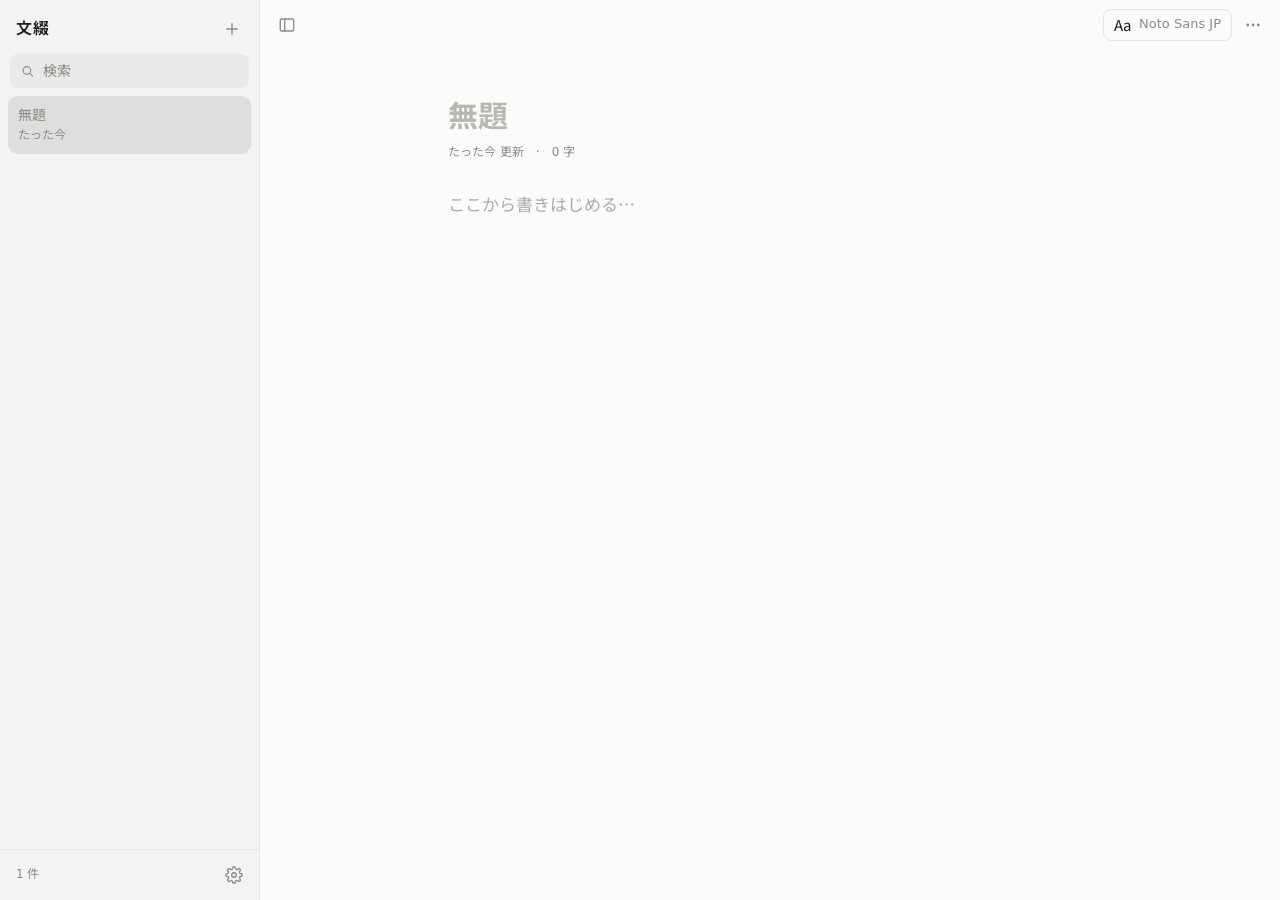
<file: monooki/memo/index.html>
<!DOCTYPE html>
<html lang="ja">
<head>
<meta charset="UTF-8">
<meta name="viewport" content="width=device-width, initial-scale=1.0, viewport-fit=cover, interactive-widget=resizes-content">
<title>文綴</title>
<meta name="description" content="ブラウザだけで使える、フォントを着せかえられる書きもの帳。">
<meta name="theme-color" content="#fbfbfa">
<link rel="icon" type="image/png" href="memo_icons.png">
<link rel="apple-touch-icon" href="memo_icons.png">
<link rel="preconnect" href="https://fonts.googleapis.com">
<link rel="preconnect" href="https://fonts.gstatic.com" crossorigin>
<script>
/* テーマはちらつかないよう最初に決める */
(function () {
  var s = {}; try { s = JSON.parse(localStorage.getItem('fontion_settings_v8')) || {}; } catch (e) {}
  var d = typeof s.dark === 'boolean' ? s.dark : matchMedia('(prefers-color-scheme: dark)').matches;
  document.documentElement.dataset.theme = d ? 'dark' : 'light';
})();
</script>
<style>
@font-face{font-family:"MaruMinya";src:url(/sozai/fonts/x12y12pxMaruMinya.ttf) format("truetype");font-display:swap}
*,*::before,*::after{box-sizing:border-box;margin:0;padding:0}
:root{
  --bg:#fbfbfa;--side:#f3f3f1;--ink:#1f1f1e;--sub:#8b8b87;--line:#e5e5e2;--hover:rgba(0,0,0,.045);--on:rgba(0,0,0,.085);--shade:rgba(0,0,0,.3);--soft-shadow:rgba(0,0,0,.08);
  --danger:#d2463c;
  --sys:system-ui,-apple-system,"Hiragino Sans","Hiragino Kaku Gothic ProN","Noto Sans JP","Yu Gothic UI",Meiryo,sans-serif;
  --ui:var(--sys);
  --side-w:260px;--ease:cubic-bezier(.2,.8,.2,1);
  color-scheme:light;
}
:root[data-theme="dark"]{
  --bg:#1a1a1a;--side:#212121;--ink:#e9e9e7;--sub:#8e8e8a;--line:#2f2f2f;--hover:rgba(255,255,255,.06);--on:rgba(255,255,255,.11);--shade:rgba(0,0,0,.55);--soft-shadow:rgba(0,0,0,.4);
  --danger:#e0645a;color-scheme:dark;
}
html,body{height:100%;overflow:hidden;background:var(--bg)}
body{color:var(--ink);font:15px/1.6 var(--ui);-webkit-tap-highlight-color:transparent;-webkit-text-size-adjust:100%}
button{font:inherit;color:inherit;background:none;border:0;cursor:pointer}
svg{display:block;flex:none}
::selection{background:var(--on)}
:focus-visible{outline:2px solid var(--sub);outline-offset:1px}

#app{position:fixed;left:0;top:0;width:100%;height:100%;display:flex;overflow:hidden}
.ib{width:34px;height:34px;display:grid;place-items:center;border-radius:8px;color:var(--sub);flex:none;transition:background .12s,color .12s}
.ib:hover{background:var(--hover);color:var(--ink)}

/* ── sidebar ── */
#side{width:var(--side-w);flex:none;display:flex;flex-direction:column;background:var(--side);border-right:1px solid var(--line);transition:margin .28s var(--ease)}
body.side-closed #side{margin-left:calc(-1 * var(--side-w) - 1px)}
.side-head{display:flex;align-items:center;gap:6px;padding:12px 10px 8px 16px}
.logo{flex:1;font-size:16px;font-weight:600;letter-spacing:.04em}
.search{margin:0 10px 6px;position:relative;display:block}
#search{width:100%;height:34px;padding:0 10px 0 32px;border:1px solid transparent;border-radius:8px;background:var(--hover);color:var(--ink);font:14px var(--ui);outline:none}
#search:focus{border-color:var(--line);background:var(--bg)}
#search::placeholder{color:var(--sub)}
#search::-webkit-search-cancel-button{display:none}
.search svg{position:absolute;left:10px;top:50%;transform:translateY(-50%);color:var(--sub);pointer-events:none}
#list{flex:1;overflow-y:auto;padding:2px 8px 10px;scrollbar-width:thin;scrollbar-color:var(--line) transparent;overscroll-behavior:contain}
.row{position:relative;margin-bottom:2px;border-radius:9px;overflow:hidden;user-select:none;-webkit-user-select:none;-webkit-touch-callout:none;touch-action:pan-y}
.item{position:relative;z-index:1;padding:8px 34px 8px 10px;border-radius:9px;background:var(--side);cursor:pointer;transition:background .12s}
.row:not(.open) .item:hover{background:linear-gradient(var(--hover),var(--hover)),var(--side)}
.row.active .item{background:linear-gradient(var(--on),var(--on)),var(--side)}
.item-title{font-size:14px;white-space:nowrap;overflow:hidden;text-overflow:ellipsis}
.row.untitled .item-title{color:var(--sub)}
.item-sub{font-size:12px;color:var(--sub);white-space:nowrap;overflow:hidden;text-overflow:ellipsis}
.item-del{position:absolute;right:5px;top:50%;transform:translateY(-50%);width:26px;height:26px;display:grid;place-items:center;border-radius:6px;color:var(--sub);opacity:0;transition:opacity .12s,color .12s,background .12s}
.row:hover .item-del{opacity:1}
.item-del:hover{color:var(--danger);background:var(--on)}
.swipe-del{position:absolute;right:0;top:0;bottom:0;width:84px;background:var(--danger);color:#fff;font-size:14px;opacity:0}
.row.swiping .swipe-del,.row.open .swipe-del{opacity:1}
.row.slide .item{transition:transform .25s var(--ease),background .12s}
/* 並べ替え */
#list.dragging .row{transition:transform .2s var(--ease)}
#list.dragging .row.lifted{transition:none;z-index:5;overflow:visible}
.row.lifted .item{background:var(--bg);box-shadow:0 6px 20px var(--shade);transform:scale(1.02)}
#list.dragging .item-del{opacity:0}
.empty-list{padding:24px 8px;text-align:center;font-size:13px;color:var(--sub)}
.side-foot{display:flex;align-items:center;gap:2px;padding:8px 8px calc(8px + env(safe-area-inset-bottom));border-top:1px solid var(--line)}
#count{flex:1;font-size:12px;color:var(--sub);padding-left:8px}
#scrim{display:none}

/* ── main ── */
#main{flex:1;min-width:0;display:flex;flex-direction:column;background:var(--bg)}
#topbar{height:50px;flex:none;display:flex;align-items:center;gap:4px;padding:0 10px;border-bottom:1px solid transparent;transition:border-color .2s}
#topbar.lined{border-color:var(--line)}
.grow{flex:1}
#saved{width:6px;height:6px;border-radius:50%;background:transparent;margin:0 6px;flex:none;transition:background .2s}
#saved.saving{background:var(--sub)}
#saved.error{background:var(--danger)}
#font-btn{display:flex;align-items:center;gap:8px;height:32px;padding:0 10px;border-radius:8px;border:1px solid var(--line);font-size:13px;max-width:210px;flex:none;transition:background .12s}
#font-btn:hover{background:var(--hover)}
#font-btn b{font-size:15px;font-weight:normal}
#font-btn span{white-space:nowrap;overflow:hidden;text-overflow:ellipsis;color:var(--sub)}

#scroll{flex:1;overflow-y:auto;scrollbar-width:thin;scrollbar-color:var(--line) transparent;overscroll-behavior:contain}
#paper{position:relative;max-width:740px;margin:0 auto;padding:44px 48px 40vh}
#title{display:block;width:100%;border:0;background:none;resize:none;outline:none;overflow:hidden;color:var(--ink);font-size:30px;font-weight:700;line-height:1.35}
#title::placeholder{color:var(--sub);opacity:.6}
#meta{margin:8px 0 26px;font-size:12px;color:var(--sub);font-family:var(--ui)}

/* ── editor ── */
#area{position:relative;outline:none;font-size:17px;line-height:1.85;min-height:40vh;word-break:break-word;overflow-wrap:anywhere}
#area.empty::before{content:'ここから書きはじめる…';position:absolute;top:0;left:0;color:var(--sub);opacity:.7;pointer-events:none}
#area h1,#area h2{font-weight:700;line-height:1.45}
#area h1{font-size:1.55em;margin:.9em 0 .3em}
#area h2{font-size:1.25em;margin:.8em 0 .2em}
#area>:first-child{margin-top:0}
#area blockquote{margin:.4em 0;padding:.1em 0 .1em 1em;border-left:3px solid var(--line);color:var(--sub)}
#area ul,#area ol{padding-left:1.5em;margin:.1em 0}
#area li::marker{color:var(--sub)}
#area hr{border:0;border-top:1px solid var(--line);margin:1.4em 0}
#area a{color:inherit}

/* ── 書式バー ── */
#toolbar{display:flex;align-items:center;gap:1px}
.tb{min-width:30px;height:30px;padding:0 5px;flex:none;display:grid;place-items:center;border-radius:15px;color:var(--sub);font:600 13px/1 var(--sys);touch-action:manipulation;transition:background .12s,color .12s}
.tb:hover{background:var(--hover);color:var(--ink)}
.tb.on{background:var(--on);color:var(--ink)}
.tb-sep{width:1px;height:14px;background:var(--line);margin:0 3px;flex:none}
/* PC: カーソルの横についてくる丸ボタン → 押すと書式バーに広がる */
#fbar{position:absolute;z-index:20;left:0;top:0;display:none;align-items:center;height:34px;padding:2px;border-radius:17px;background:var(--bg);border:1px solid var(--line);box-shadow:0 2px 10px var(--soft-shadow);user-select:none;-webkit-user-select:none}
#fbar.show{display:flex;animation:fin .16s var(--ease)}
#fb-tg{width:28px;height:28px;border-radius:14px;display:grid;place-items:center;color:var(--sub);flex:none;transition:background .12s,color .12s}
#fb-tg:hover{background:var(--hover);color:var(--ink)}
#fb-tg svg{transition:transform .2s var(--ease)}
#fbar.open #fb-tg svg{transform:rotate(180deg)}
#fbar:not(.open) #toolbar{display:none}
#fbar.open #toolbar{animation:grow .2s var(--ease);transform-origin:left center}
@keyframes fin{from{opacity:0}}
@keyframes grow{from{opacity:0;transform:scaleX(.6)}}

/* ── popover menu ── */
#menu{position:fixed;z-index:60;min-width:200px;padding:6px;background:var(--bg);border:1px solid var(--line);border-radius:10px;box-shadow:0 8px 28px var(--shade);display:none}
#menu.open{display:block;animation:pop .14s var(--ease)}
.mi{display:flex;align-items:center;justify-content:space-between;gap:16px;width:100%;padding:8px 12px;border-radius:7px;font-size:14px;text-align:left}
.mi:hover{background:var(--hover)}
.mi .k{color:var(--sub);font-size:12px}
.mi.danger{color:var(--danger)}
.mi.back{color:var(--sub);justify-content:flex-start}
.mi-sep{height:1px;margin:5px 6px;background:var(--line)}
@keyframes pop{from{opacity:0;transform:translateY(-4px)}}

/* ── sheet ── */
#sheet-wrap{position:fixed;inset:0;z-index:70;display:none;align-items:center;justify-content:center}
#sheet-wrap.open{display:flex}
#sheet-scrim{position:absolute;inset:0;background:var(--shade);animation:fade .2s}
#sheet{position:relative;width:min(480px,calc(100% - 32px));max-height:min(720px,86%);display:flex;background:var(--bg);border:1px solid var(--line);border-radius:14px;box-shadow:0 16px 48px var(--shade);animation:rise .25s var(--ease);overflow:hidden}
#sheet-body{flex:1;overflow-y:auto;padding:22px 22px 20px;scrollbar-width:thin}
@keyframes fade{from{opacity:0}}
@keyframes rise{from{opacity:0;transform:translateY(10px)}}
#sheet h3{font-size:17px;margin-bottom:6px}
.lead{font-size:13px;color:var(--sub)}
.lead a{color:inherit}
.sec{font-size:12px;color:var(--sub);margin:18px 0 6px}
.acts{display:flex;gap:8px;justify-content:flex-end;margin-top:20px}
.acts.left{justify-content:flex-start;margin-top:8px}
.btn{height:36px;padding:0 16px;border-radius:8px;border:1px solid var(--line);font-size:14px;white-space:nowrap}
.btn:hover{background:var(--hover)}
.btn.primary{background:var(--ink);color:var(--bg);border-color:var(--ink)}
.seg{display:flex;padding:3px;gap:2px;border-radius:10px;background:var(--hover)}
.seg button{flex:1;height:32px;border-radius:8px;font-size:13px;color:var(--sub)}
.seg button.on{background:var(--bg);color:var(--ink);box-shadow:0 1px 3px var(--soft-shadow)}
.pick{display:flex;align-items:center;justify-content:space-between;gap:10px;width:100%;margin-top:6px;padding:9px 12px;border:1px solid var(--line);border-radius:8px;font-size:14px}
.pick:hover{background:var(--hover)}
.pick span{color:var(--sub);white-space:nowrap;overflow:hidden;text-overflow:ellipsis}
.f-in{display:flex;gap:6px;margin-top:14px}
.input{flex:1;min-width:0;height:36px;padding:0 12px;border:1px solid var(--line);border-radius:8px;background:var(--bg);color:var(--ink);font:15px var(--ui);outline:none}
.input:focus{border-color:var(--sub)}
.fonts{display:grid;grid-template-columns:1fr 1fr;gap:6px}
.fo{position:relative;display:flex;flex-direction:column;gap:2px;padding:10px 12px;border:1px solid var(--line);border-radius:10px;text-align:left;min-width:0}
.fo:hover{background:var(--hover)}
.fo.on{border-color:var(--ink);box-shadow:inset 0 0 0 1px var(--ink)}
.fo .s{font-size:19px;line-height:1.4;white-space:nowrap;overflow:hidden;text-overflow:ellipsis}
.fo .n{font:11px var(--sys);color:var(--sub);white-space:nowrap;overflow:hidden;text-overflow:ellipsis}
.fo .x{position:absolute;right:4px;top:4px;width:22px;height:22px;display:grid;place-items:center;border-radius:6px;color:var(--sub);font:13px/1 var(--sys)}
.fo .x:hover{background:var(--on);color:var(--danger)}
.help{font-size:13px;color:var(--sub);line-height:1.9}
.help code{font:12px ui-monospace,Menlo,Consolas,monospace;background:var(--hover);padding:1px 5px;border-radius:4px;color:var(--ink)}

#toast{position:fixed;left:50%;bottom:calc(24px + env(safe-area-inset-bottom));transform:translate(-50%,10px);z-index:80;display:flex;align-items:center;gap:14px;padding:9px 16px;border-radius:9px;background:var(--ink);color:var(--bg);font-size:13px;opacity:0;pointer-events:none;transition:opacity .2s,transform .2s;white-space:nowrap}
#toast.show{opacity:1;transform:translate(-50%,0)}
#toast.act{pointer-events:auto}
#toast button{font-weight:600;color:var(--bg);text-decoration:underline;text-underline-offset:3px}

/* ── mobile ── */
@media (max-width:760px){
  :root{--dw:min(84vw,320px)}
  /* X みたいに、メイン画面ごと横へずれて一覧が出てくる */
  #side{position:fixed;left:0;top:0;bottom:0;z-index:50;width:var(--dw);margin:0!important;transform:translateX(-100%);transition:transform .32s var(--ease)}
  #main{transition:transform .32s var(--ease)}
  body.drawer #side{transform:none}
  body.drawer #main{transform:translateX(var(--dw))}
  #scrim{display:block;position:fixed;inset:0;z-index:45;background:rgba(0,0,0,.22);opacity:0;pointer-events:none;transition:opacity .32s}
  body.drawer #scrim{opacity:1;pointer-events:auto}
  body.swiping #side,body.swiping #main,body.swiping #scrim{transition:none}
  #search{font-size:16px}
  .item-del{display:none}
  .item{padding-right:10px}
  #topbar{padding:0 6px}
  #font-btn{max-width:150px}
  #fbar{display:none!important}
  /* 書式バーはキーボードのすぐ上 (#main の一番下) に常に出す */
  #toolbar{flex:none;justify-content:space-around;padding:4px 4px calc(4px + env(safe-area-inset-bottom));border-top:1px solid var(--line);background:var(--bg)}
  body.kb #toolbar{padding-bottom:4px}
  .tb{flex:1 1 0;min-width:0;height:40px;font-size:15px;border-radius:8px}
  .tb-sep{display:none}
  #paper{padding:20px 20px 30vh}
  #title{font-size:25px}
  #sheet-wrap{align-items:flex-end}
  #sheet{width:100%;max-height:88%;border-radius:16px 16px 0 0;border-bottom:0}
  #sheet-body{padding-bottom:calc(20px + env(safe-area-inset-bottom))}
  .input{font-size:16px}
  #toast{bottom:calc(64px + env(safe-area-inset-bottom))}
}
@media (prefers-reduced-motion:reduce){*,*::before,*::after{animation:none!important;transition:none!important}}
</style>
</head>
<body>
<div id="app">
  <aside id="side" aria-label="メモ一覧">
    <div class="side-head">
      <div class="logo">文綴</div>
      <button class="ib" id="new-btn" title="新しいメモ (Ctrl+Alt+N)"></button>
    </div>
    <label class="search"><span id="search-ic"></span><input id="search" type="search" placeholder="検索" autocomplete="off"></label>
    <div id="list"></div>
    <div class="side-foot">
      <span id="count"></span>
      <button class="ib" id="settings-btn" title="設定"></button>
    </div>
  </aside>
  <div id="scrim"></div>

  <main id="main">
    <header id="topbar">
      <button class="ib" id="side-btn" title="メモ一覧"></button>
      <span class="grow"></span>
      <span id="saved" title="保存済み"></span>
      <button id="font-btn" title="このメモのフォント"><b>Aa</b><span></span></button>
      <button class="ib" id="more-btn" title="このメモ"></button>
    </header>
    <div id="scroll">
      <div id="paper">
        <textarea id="title" rows="1" placeholder="無題" spellcheck="false"></textarea>
        <div id="meta"></div>
        <div id="area" contenteditable="true" spellcheck="false"></div>
        <div id="fbar"><button id="fb-tg" title="書式"></button></div>
      </div>
    </div>
  </main>
</div>

<div id="toolbar" role="toolbar" aria-label="書式">
  <button class="tb" data-cmd="bold" title="太字　Ctrl+B / **"><b>B</b></button>
  <button class="tb" data-cmd="italic" title="斜体　Ctrl+I / *文字*"><i style="font-family:Georgia,serif">I</i></button>
  <button class="tb" data-cmd="underline" title="下線　Ctrl+U / __"><u>U</u></button>
  <button class="tb" data-cmd="strikeThrough" title="取り消し線　~~"><s>S</s></button>
  <span class="tb-sep"></span>
  <button class="tb" data-cmd="h1" title="見出し　# ">H1</button>
  <button class="tb" data-cmd="h2" title="小見出し　## ">H2</button>
  <span class="tb-sep"></span>
  <button class="tb" data-cmd="ul" title="リスト　- "></button>
  <button class="tb" data-cmd="ol" title="番号リスト　1. "></button>
  <button class="tb" data-cmd="blockquote" title="引用　> "></button>
</div>
<div id="menu" role="menu"></div>
<div id="sheet-wrap"><div id="sheet-scrim"></div><div id="sheet" role="dialog" aria-modal="true"><div id="sheet-body"></div></div></div>
<div id="toast" role="status"></div>
<input type="file" id="file-in" accept="application/json,.json" hidden>

<script>
'use strict';
/* ═══════════ constants ═══════════ */
const SK_PAGES = 'fontion_pages_v8', SK_SETTINGS = 'fontion_settings_v8', OLD_PAGES = 'fontion_pages_v7';
const DEFAULT_FONT = 'Noto Sans JP';
const SAMPLE = 'あ永 文綴 Aa';
const FONT_GROUPS = [
  ['ゴシック', ['Noto Sans JP', 'M PLUS 2', 'Zen Kaku Gothic New', 'BIZ UDPGothic', 'IBM Plex Sans JP', 'Sawarabi Gothic']],
  ['明朝', ['Noto Serif JP', 'Shippori Mincho', 'Zen Old Mincho', 'BIZ UDPMincho', 'Kaisei Opti', 'Sawarabi Mincho']],
  ['まる', ['Zen Maru Gothic', 'M PLUS Rounded 1c', 'Kiwi Maru', 'Kosugi Maru']],
  ['手書き・筆', ['Klee One', 'Yomogi', 'Zen Kurenaido', 'Yuji Syuku', 'Hachi Maru Pop', 'Yusei Magic']],
  ['ポップ・ドット', ['MaruMinya', 'DotGothic16', 'RocknRoll One', 'Mochiy Pop One', 'Dela Gothic One', 'Reggae One']],
];
const PRESETS = FONT_GROUPS.flatMap(g => g[1]);
const LOCAL_FONTS = new Set(['MaruMinya']);
const UI_MEMO = '@memo';
const BLOCK_TAGS = new Set(['DIV','P','H1','H2','H3','H4','H5','H6','BLOCKQUOTE','UL','OL','LI','PRE','HR','TABLE']);
const ZW = '​';

const $ = s => document.querySelector(s);
const ic = (d, s = 18) => `<svg width="${s}" height="${s}" viewBox="0 0 24 24" fill="none" stroke="currentColor" stroke-width="1.8" stroke-linecap="round" stroke-linejoin="round" aria-hidden="true">${d}</svg>`;
const ICON = {
  side: ic('<rect x="3" y="4" width="18" height="16" rx="2"/><path d="M9 4v16"/>'),
  plus: ic('<path d="M12 5v14M5 12h14"/>'),
  search: ic('<circle cx="11" cy="11" r="6"/><path d="m20 20-4.2-4.2"/>', 15),
  more: ic('<circle cx="5" cy="12" r="1"/><circle cx="12" cy="12" r="1"/><circle cx="19" cy="12" r="1"/>'),
  gear: ic('<circle cx="12" cy="12" r="3"/><path d="M19.4 15a1.7 1.7 0 0 0 .3 1.8l.1.1a2 2 0 1 1-2.8 2.8l-.1-.1a1.7 1.7 0 0 0-1.8-.3 1.7 1.7 0 0 0-1 1.5V21a2 2 0 1 1-4 0v-.1a1.7 1.7 0 0 0-1.1-1.5 1.7 1.7 0 0 0-1.8.3l-.1.1a2 2 0 1 1-2.8-2.8l.1-.1a1.7 1.7 0 0 0 .3-1.8 1.7 1.7 0 0 0-1.5-1H3a2 2 0 1 1 0-4h.1a1.7 1.7 0 0 0 1.5-1.1 1.7 1.7 0 0 0-.3-1.8l-.1-.1a2 2 0 1 1 2.8-2.8l.1.1a1.7 1.7 0 0 0 1.8.3H9a1.7 1.7 0 0 0 1-1.5V3a2 2 0 1 1 4 0v.1a1.7 1.7 0 0 0 1 1.5 1.7 1.7 0 0 0 1.8-.3l.1-.1a2 2 0 1 1 2.8 2.8l-.1.1a1.7 1.7 0 0 0-.3 1.8V9a1.7 1.7 0 0 0 1.5 1H21a2 2 0 1 1 0 4h-.1a1.7 1.7 0 0 0-1.5 1z"/>'),
  trash: ic('<path d="M4 7h16M10 11v6M14 11v6M6 7l1 13h10l1-13M9 7V4h6v3"/>', 15),
  chev: ic('<path d="m9 6 6 6-6 6"/>', 16),
  ul: ic('<path d="M9 6h11M9 12h11M9 18h11"/><circle cx="4.5" cy="6" r=".6" fill="currentColor"/><circle cx="4.5" cy="12" r=".6" fill="currentColor"/><circle cx="4.5" cy="18" r=".6" fill="currentColor"/>', 17),
  ol: ic('<path d="M10 6h10M10 12h10M10 18h10M4 5l1.5-1v5M3.5 14.5a1.5 1.5 0 1 1 2.5 1.2L3.5 19H6.5"/>', 17),
  quote: ic('<path d="M5 6v12M10 8h9M10 12h9M10 16h6"/>', 17),
};

/* ═══════════ helpers ═══════════ */
const uid = () => Date.now().toString(36) + Math.random().toString(36).slice(2, 7);
const loadJSON = k => { try { return JSON.parse(localStorage.getItem(k)); } catch { return null; } };
const isBlock = n => n && n.nodeType === 1 && BLOCK_TAGS.has(n.nodeName);
const elOf = n => n && (n.nodeType === 3 ? n.parentNode : n);
const cleanFont = s => String(s || '').replace(/[^\w\s\-]/g, '').replace(/\s+/g, ' ').trim();
const newPage = () => ({ id: uid(), title: '', content: '', font: settings.lastFont || DEFAULT_FONT, updatedAt: Date.now() });
const isMobile = () => matchMedia('(max-width:760px)').matches;
const fontStack = f => `'${f}', system-ui, 'Hiragino Sans', 'Noto Sans JP', sans-serif`;
const esc = s => String(s).replace(/[&<>"']/g, c => ({ '&': '&amp;', '<': '&lt;', '>': '&gt;', '"': '&quot;', "'": '&#39;' })[c]);
const clamp = (v, a, b) => Math.max(a, Math.min(b, v));

function htmlToText(html) {
  const t = document.createElement('template');
  t.innerHTML = html || '';
  t.content.querySelectorAll('div,p,li,h1,h2,h3,blockquote,br').forEach(el => el.after(' '));
  return (t.content.textContent || '').replace(/[\s​]+/g, ' ').trim();
}
function relTime(ts) {
  if (!ts) return '—';
  const d = new Date(ts), now = new Date(), min = Math.floor((now - d) / 6e4);
  if (min < 1) return 'たった今';
  if (min < 60) return `${min}分前`;
  if (min < 60 * 24 && d.getDate() === now.getDate()) return `${Math.floor(min / 60)}時間前`;
  const y = new Date(now); y.setDate(now.getDate() - 1);
  const hm = `${d.getHours()}:${String(d.getMinutes()).padStart(2, '0')}`;
  if (d.toDateString() === y.toDateString()) return `昨日 ${hm}`;
  if (d.getFullYear() === now.getFullYear()) return `${d.getMonth() + 1}/${d.getDate()} ${hm}`;
  return `${d.getFullYear()}/${d.getMonth() + 1}/${d.getDate()}`;
}
/* action: { label, run } をつけると押せるボタンつき (元に戻す など) */
function toast(msg, action) {
  const t = $('#toast');
  t.innerHTML = `<span>${esc(msg)}</span>` + (action ? `<button>${esc(action.label)}</button>` : '');
  t.classList.toggle('act', !!action);
  if (action) t.querySelector('button').onclick = () => { t.classList.remove('show', 'act'); action.run(); };
  t.classList.add('show');
  clearTimeout(toast.timer);
  toast.timer = setTimeout(() => t.classList.remove('show', 'act'), action ? 5000 : 2200);
}
const loadedFonts = new Set(LOCAL_FONTS);
function injectFont(name) {
  name = cleanFont(name);
  if (!name || loadedFonts.has(name)) return;
  loadedFonts.add(name);
  const fam = name.replace(/ /g, '+');
  const l = document.createElement('link');
  l.rel = 'stylesheet';
  l.href = `https://fonts.googleapis.com/css2?family=${fam}:wght@400;700&display=swap`;
  l.onerror = () => { l.onerror = null; l.href = `https://fonts.googleapis.com/css2?family=${fam}&display=swap`; };
  document.head.appendChild(l);
}
function stripZW(root) {
  const w = document.createTreeWalker(root, NodeFilter.SHOW_TEXT), dead = [];
  while (w.nextNode()) {
    const n = w.currentNode;
    if (n.data.includes(ZW)) { n.data = n.data.replace(/​/g, ''); if (!n.data) dead.push(n); }
  }
  dead.forEach(n => n.remove());
}

/* 旧Todo (v7のspan / v8のdiv.todo) → ☐ / ☑ つきの普通の行に */
function dropTodos(html) {
  if (!/todo/.test(html || '')) return html || '';
  const t = document.createElement('template');
  t.innerHTML = html;
  t.content.querySelectorAll('.todo-wrap').forEach(w => w.replaceWith((w.dataset.checked === 'true' ? '☑' : '☐') + ' '));
  t.content.querySelectorAll('.todo').forEach(el => {
    el.prepend((el.dataset.checked === 'true' ? '☑' : '☐') + ' ');
    el.removeAttribute('class');
    [...el.attributes].forEach(a => { if (a.name.startsWith('data-')) el.removeAttribute(a.name); });
  });
  t.content.querySelectorAll('[onclick],[contenteditable]').forEach(el => { el.removeAttribute('onclick'); el.removeAttribute('contenteditable'); });
  stripZW(t.content);
  return t.innerHTML;
}

/* ═══════════ state ═══════════ */
let settings = Object.assign({ dark: null, sideClosed: false, activeId: null, recentFonts: [], lastFont: DEFAULT_FONT, uiFont: '', fbarOpen: false }, loadJSON(SK_SETTINGS) || {});
if (typeof settings.dark !== 'boolean') settings.dark = null;
settings.recentFonts = (Array.isArray(settings.recentFonts) ? settings.recentFonts : []).map(cleanFont).filter(Boolean).slice(0, 8);
/* 昔の「画面の文字」設定 (ドット文字など) は標準に戻す */
if (!settings.v11) { settings.uiFont = ''; settings.v11 = true; }
if (settings.uiFont !== UI_MEMO) settings.uiFont = cleanFont(settings.uiFont);

let pages = loadJSON(SK_PAGES), migrated = false;
if (!Array.isArray(pages) || !pages.length) {
  const old = loadJSON(OLD_PAGES);
  pages = Array.isArray(old) && old.length ? old : [];
  migrated = pages.length > 0;
}
pages = pages.filter(p => p && typeof p === 'object').map(p => {
  const content = String(p.content || ''), next = dropTodos(content);
  if (next !== content) migrated = true;
  return { id: String(p.id || uid()), title: String(p.title || ''), font: cleanFont(p.font) || DEFAULT_FONT, updatedAt: +p.updatedAt || Date.now(), content: next };
});
if (!pages.length) pages = [newPage()];

let activeId = pages.some(p => p.id === settings.activeId) ? settings.activeId : pages[0].id;
let saveTimer = 0, dirty = false;
const area = $('#area'), titleEl = $('#title'), list = $('#list'), toolbar = $('#toolbar'), fbar = $('#fbar');
const activePage = () => pages.find(p => p.id === activeId) || pages[0];

/* ═══════════ persistence ═══════════ */
function setSaved(state) { $('#saved').className = state === 'saved' ? '' : state; }
function persist() {
  clearTimeout(saveTimer); saveTimer = 0;
  try {
    localStorage.setItem(SK_PAGES, JSON.stringify(pages));
    localStorage.setItem(SK_SETTINGS, JSON.stringify(settings));
    setSaved('saved'); dirty = false;
  } catch {
    setSaved('error'); toast('保存できませんでした（容量がいっぱいかも）');
  }
}
function save() { dirty = true; setSaved('saving'); clearTimeout(saveTimer); saveTimer = setTimeout(persist, 400); }
function saveSettings() { try { localStorage.setItem(SK_SETTINGS, JSON.stringify(settings)); } catch {} }
addEventListener('pagehide', () => { if (dirty) persist(); });
document.addEventListener('visibilitychange', () => { if (document.hidden) { if (dirty) persist(); } else updateMeta(); });
addEventListener('storage', e => {
  if (e.key !== SK_PAGES || !e.newValue || dirty) return;
  let np; try { np = JSON.parse(e.newValue); } catch { return; }
  if (!Array.isArray(np) || !np.length) return;
  pages = np;
  if (!pages.some(p => p.id === activeId)) activeId = pages[0].id;
  renderList();
  if (document.activeElement !== area && document.activeElement !== titleEl) loadPage(true);
});

/* ═══════════ theme / UI font ═══════════ */
const darkMQ = matchMedia('(prefers-color-scheme: dark)');
const isDark = () => settings.dark === null ? darkMQ.matches : settings.dark;
function applyTheme() {
  document.documentElement.dataset.theme = isDark() ? 'dark' : 'light';
  document.querySelector('meta[name=theme-color]').content = isDark() ? '#1a1a1a' : '#fbfbfa';
}
function setDark(v) { settings.dark = v; applyTheme(); saveSettings(); }
darkMQ.addEventListener?.('change', () => { if (settings.dark === null) applyTheme(); });
function applyUiFont() {
  const f = settings.uiFont === UI_MEMO ? activePage().font : settings.uiFont;
  if (f) { injectFont(f); document.documentElement.style.setProperty('--ui', fontStack(f)); }
  else document.documentElement.style.removeProperty('--ui');
}

/* ═══════════ sidebar list ═══════════ */
let listTimer = 0;
const refreshListSoon = () => { clearTimeout(listTimer); listTimer = setTimeout(renderList, 400); };
const searching = () => !!$('#search').value.trim();
function renderList() {
  if (drag && drag.mode) return;          /* 並べ替え中は描き直さない */
  clearTimeout(listTimer);
  const q = $('#search').value.trim().toLowerCase();
  let html = '';
  pages.forEach(p => {
    const body = htmlToText(p.content);
    if (q && !(p.title.toLowerCase().includes(q) || body.toLowerCase().includes(q))) return;
    html += `<div class="row${p.id === activeId ? ' active' : ''}${p.title.trim() ? '' : ' untitled'}" data-id="${esc(p.id)}">
      <button class="swipe-del" tabindex="-1">削除</button>
      <div class="item"><div class="item-title">${esc(p.title.trim() || '無題')}</div>
      <div class="item-sub">${esc(relTime(p.updatedAt) + (body ? '　' + body.slice(0, 60) : ''))}</div>
      <button class="item-del" title="削除">${ICON.trash}</button></div></div>`;
  });
  list.innerHTML = html || `<div class="empty-list">${q ? '見つかりませんでした' : ''}</div>`;
  $('#count').textContent = `${pages.length} 件`;
  openRow = null;
}
let suppressClick = false;
list.addEventListener('click', e => {
  if (suppressClick) { suppressClick = false; return; }
  const row = e.target.closest('.row');
  if (!row) return;
  if (e.target.closest('.item-del,.swipe-del')) { deletePage(row.dataset.id); return; }
  if (openRow) { closeSwipe(); return; }
  setActive(row.dataset.id);
  closeDrawer();
});
$('#search').addEventListener('input', renderList);
$('#search').addEventListener('keydown', e => {
  if (e.key === 'Escape') { e.target.value = ''; renderList(); }
  if (e.key === 'Enter' && !e.isComposing) { const f = list.querySelector('.row'); if (f) { setActive(f.dataset.id); closeDrawer(); area.focus(); } }
});

/* ── 並べ替え (PC: そのままドラッグ / スマホ: 長押ししてから) と スワイプで削除 ── */
let drag = null, openRow = null;
function closeSwipe() {
  if (!openRow) return;
  const it = openRow.querySelector('.item');
  openRow.classList.add('slide'); it.style.transform = '';
  const r = openRow; openRow = null;
  setTimeout(() => r.classList.remove('open', 'slide', 'swiping'), 260);
}
list.addEventListener('pointerdown', e => {
  const row = e.target.closest('.row');
  if (!row || e.button > 0 || e.target.closest('.item-del,.swipe-del')) return;
  if (openRow && openRow !== row) closeSwipe();
  const st = { row, x: e.clientX, y: e.clientY, pid: e.pointerId, touch: e.pointerType !== 'mouse', mode: null };
  drag = st;
  if (st.touch && !searching()) st.timer = setTimeout(() => { if (drag === st && !st.mode) { startDrag(st); navigator.vibrate?.(8); } }, 380);
});
addEventListener('pointermove', e => {
  const st = drag;
  if (!st || e.pointerId !== st.pid) return;
  const dx = e.clientX - st.x, dy = e.clientY - st.y;
  if (!st.mode) {
    if (Math.hypot(dx, dy) < (st.touch ? 8 : 5)) return;
    clearTimeout(st.timer);
    if (!st.touch) { if (searching()) { drag = null; return; } startDrag(st); }
    else if (Math.abs(dx) > Math.abs(dy) * 1.3) { st.mode = 'swipe'; st.base = st.row === openRow ? -84 : 0; st.row.classList.add('swiping'); }
    else { drag = null; return; }
  }
  st.lastY = e.clientY;
  if (st.mode === 'drag') moveDrag(st);
  else if (st.mode === 'swipe') st.row.querySelector('.item').style.transform = `translateX(${clamp(st.base + dx, -110, 0)}px)`;
});
/* 長押しのあとは指の動きでリストをスクロールさせない */
list.addEventListener('touchmove', e => { if (drag && drag.mode) e.preventDefault(); }, { passive: false });
list.addEventListener('contextmenu', e => { if (e.target.closest('.row') && matchMedia('(pointer:coarse)').matches) e.preventDefault(); });
function endPointer(e) {
  const st = drag;
  if (!st || (e && e.pointerId !== st.pid)) return;
  clearTimeout(st.timer); drag = null;
  if (st.mode === 'drag') endDrag(st);
  else if (st.mode === 'swipe') {
    const it = st.row.querySelector('.item');
    const x = clamp(st.base + (e ? e.clientX - st.x : 0), -110, 0);
    st.row.classList.add('slide');
    suppressClick = true; setTimeout(() => { suppressClick = false; }, 50);
    if (x < -42) { it.style.transform = 'translateX(-84px)'; st.row.classList.add('open'); openRow = st.row; setTimeout(() => st.row.classList.remove('slide'), 260); }
    else { openRow = st.row; closeSwipe(); }
  }
}
addEventListener('pointerup', endPointer);
addEventListener('pointercancel', e => { if (drag && !drag.mode) { clearTimeout(drag.timer); drag = null; } else endPointer(e); });

function startDrag(st) {
  st.mode = 'drag';
  st.rows = [...list.querySelectorAll('.row')];
  st.idx = st.rows.indexOf(st.row);
  st.mids = st.rows.map(r => { const b = r.getBoundingClientRect(); return b.top + b.height / 2; });
  st.h = st.row.getBoundingClientRect().height + 2;
  st.scroll0 = list.scrollTop;
  st.lastY = st.y; st.target = st.idx;
  list.classList.add('dragging');
  st.row.classList.add('lifted');
  const loop = () => {
    if (drag !== st) return;
    const lr = list.getBoundingClientRect();
    if (st.lastY < lr.top + 40) list.scrollTop -= 8;
    else if (st.lastY > lr.bottom - 40) list.scrollTop += 8;
    moveDrag(st);
    st.raf = requestAnimationFrame(loop);
  };
  st.raf = requestAnimationFrame(loop);
}
function moveDrag(st) {
  const dy = st.lastY - st.y + (list.scrollTop - st.scroll0);
  st.row.style.transform = `translateY(${dy}px)`;
  const center = st.mids[st.idx] + dy;
  let t = 0;
  st.mids.forEach((m, j) => { if (j !== st.idx && m < center) t++; });
  st.target = t;
  st.rows.forEach((r, j) => {
    if (j === st.idx) return;
    const s = j > st.idx && j <= t ? -st.h : j < st.idx && j >= t ? st.h : 0;
    r.style.transform = s ? `translateY(${s}px)` : '';
  });
}
function endDrag(st) {
  cancelAnimationFrame(st.raf);
  suppressClick = true; setTimeout(() => { suppressClick = false; }, 50);
  /* 置き場所までふわっと移動してから並べ直す */
  st.row.style.transition = 'transform .18s var(--ease)';
  st.row.style.transform = `translateY(${(st.target - st.idx) * st.h}px)`;
  setTimeout(() => {
    list.classList.remove('dragging');
    if (st.target !== st.idx) {
      const [p] = pages.splice(st.idx, 1);
      pages.splice(st.target, 0, p);
      save();
    }
    renderList();
  }, 180);
}

/* ── 一覧の開け閉め: PC は横に畳む / スマホは X みたいに横からシュッと ── */
function toggleSide() {
  if (isMobile()) openDrawer();
  else { settings.sideClosed = !settings.sideClosed; document.body.classList.toggle('side-closed', settings.sideClosed); saveSettings(); }
}
function openDrawer() {
  if (document.activeElement === area || document.activeElement === titleEl) document.activeElement.blur();
  document.body.classList.add('drawer');
}
function closeDrawer() { document.body.classList.remove('drawer'); closeSwipe(); }
$('#side-btn').onclick = toggleSide;
$('#scrim').onclick = closeDrawer;
(function swipeDrawer() {
  const side = $('#side'), main = $('#main'), scrim = $('#scrim');
  let s = null;
  const setP = p => {
    const w = side.offsetWidth;
    side.style.transform = `translateX(${(p - 1) * 100}%)`;
    main.style.transform = `translateX(${p * w}px)`;
    scrim.style.opacity = p;
  };
  const clear = () => { side.style.transform = main.style.transform = scrim.style.opacity = ''; };
  document.addEventListener('touchstart', e => {
    s = null;
    if (!isMobile() || e.touches.length > 1 || sheetWrap.classList.contains('open')) return;
    const open = document.body.classList.contains('drawer');
    const t = e.target;
    if (t.closest('#toolbar,#sheet-wrap,#menu') || (open && t.closest('#list'))) return;
    s = { x: e.touches[0].clientX, y: e.touches[0].clientY, t: Date.now(), open, mode: null };
  }, { passive: true });
  document.addEventListener('touchmove', e => {
    if (!s) return;
    const dx = e.touches[0].clientX - s.x, dy = e.touches[0].clientY - s.y;
    if (!s.mode) {
      if (Math.abs(dx) < 10 && Math.abs(dy) < 10) return;
      if (Math.abs(dx) > Math.abs(dy) * 1.2 && (s.open ? dx < 0 : dx > 0) && getSelection().isCollapsed) {
        s.mode = 'h'; document.body.classList.add('swiping');
        if (!s.open && (document.activeElement === area || document.activeElement === titleEl)) document.activeElement.blur();
      } else { s = null; return; }
    }
    e.preventDefault();
    const w = side.offsetWidth;
    s.dx = dx;
    setP(clamp(s.open ? 1 + dx / w : dx / w, 0, 1));
  }, { passive: false });
  const end = () => {
    if (!s || !s.mode) { s = null; return; }
    const w = side.offsetWidth, v = s.dx / Math.max(1, Date.now() - s.t);
    const open = s.open ? !(s.dx < -w * 0.3 || v < -0.4) : (s.dx > w * 0.3 || v > 0.4);
    document.body.classList.remove('swiping');
    /* 指を離した位置から続きのアニメーションへ (インラインの位置 → クラスの位置へ transition) */
    clear(); document.body.classList.toggle('drawer', open); if (!open) closeSwipe();
    s = null;
  };
  document.addEventListener('touchend', end);
  document.addEventListener('touchcancel', end);
})();

/* ═══════════ pages ═══════════ */
function applyPageFont() {
  const f = activePage().font;
  injectFont(f);
  titleEl.style.fontFamily = area.style.fontFamily = fontStack(f);
  $('#font-btn b').style.fontFamily = fontStack(f);
  $('#font-btn span').textContent = f;
  if (settings.uiFont === UI_MEMO) applyUiFont();
}
function loadPage(keepScroll) {
  const p = activePage();
  activeId = p.id;
  applyPageFont();
  titleEl.value = p.title;
  area.innerHTML = p.content;
  normalizeTop();
  autoTitle(); updateMeta(); updateEmpty();
  if (!keepScroll) $('#scroll').scrollTop = 0;
  document.title = (p.title.trim() ? p.title.trim() + ' — ' : '') + '文綴';
  hideFbar();
}
function setActive(id) {
  if (dirty) persist();
  activeId = id; settings.activeId = id; saveSettings();
  loadPage(); renderList();
}
function createPage() {
  const p = newPage();
  pages.unshift(p);
  setActive(p.id); save(); closeDrawer();
  setTimeout(() => titleEl.focus(), 30);
}
function duplicatePage() {
  const src = activePage();
  const p = { ...src, id: uid(), title: (src.title.trim() || '無題') + ' のコピー', updatedAt: Date.now() };
  pages.splice(pages.indexOf(src) + 1, 0, p);
  setActive(p.id); save(); toast('複製しました');
}
/* 削除はすぐ消して「元に戻す」を出す */
function deletePage(id) {
  if (dirty) persist();
  const i = pages.findIndex(x => x.id === id);
  if (i < 0) return;
  const [p] = pages.splice(i, 1);
  let filler = null;
  if (!pages.length) { filler = newPage(); pages.push(filler); }
  const wasActive = activeId === id;
  if (wasActive) { activeId = settings.activeId = pages[Math.min(i, pages.length - 1)].id; loadPage(); }
  renderList(); persist();
  toast('削除しました', { label: '元に戻す', run: () => {
    if (filler && !filler.title && !filler.content) pages = pages.filter(x => x !== filler);
    pages.splice(Math.min(i, pages.length), 0, p);
    if (wasActive) setActive(p.id); else renderList();
    persist();
  } });
}
$('#new-btn').onclick = createPage;

/* ═══════════ meta ═══════════ */
function autoTitle() { titleEl.style.height = 'auto'; titleEl.style.height = titleEl.scrollHeight + 'px'; }
function updateMeta() {
  const p = activePage();
  const n = (p.title + area.textContent).replace(/[\s​]/g, '').length;
  $('#meta').textContent = `${relTime(p.updatedAt)} 更新　·　${n.toLocaleString()} 字`;
}
function updateEmpty() {
  area.classList.toggle('empty', !area.textContent.replace(/[\s​]/g, '') && !area.querySelector('li,hr,h1,h2,blockquote'));
}
setInterval(updateMeta, 60000);

titleEl.addEventListener('input', () => {
  const p = activePage();
  p.title = titleEl.value.replace(/\n/g, ' ');
  if (p.title !== titleEl.value) titleEl.value = p.title;
  p.updatedAt = Date.now();
  autoTitle(); updateMeta(); save(); refreshListSoon();
  document.title = (p.title.trim() ? p.title.trim() + ' — ' : '') + '文綴';
});
titleEl.addEventListener('keydown', e => {
  if (e.isComposing || e.keyCode === 229) return;
  if (e.key === 'Enter' || (e.key === 'ArrowDown' && titleEl.selectionStart === titleEl.value.length)) {
    e.preventDefault();
    area.focus(); setCaret(area.firstChild || area, 0);
  }
});

/* ═══════════ editor core ═══════════ */
try { document.execCommand('defaultParagraphSeparator', false, 'div'); } catch {}

function setCaret(node, offset) {
  const r = document.createRange();
  r.setStart(node, offset); r.collapse(true);
  const s = getSelection(); s.removeAllRanges(); s.addRange(r);
}
function caretRange() {
  const s = getSelection();
  if (!s.rangeCount) return null;
  const r = s.getRangeAt(0);
  return area.contains(r.startContainer) ? r : null;
}
/* むき出しの文字や <br> を行ごとの <div> に包む */
function normalizeTop() {
  if (![...area.childNodes].some(n => !isBlock(n))) { if (!area.firstChild) area.innerHTML = '<div><br></div>'; return; }
  const r = caretRange();
  const saved = r && [r.startContainer, r.startOffset];
  let run = null;
  [...area.childNodes].forEach(n => {
    if (isBlock(n)) { run = null; return; }
    if (n.nodeName === 'BR') {
      if (!run) { const d = document.createElement('div'); d.appendChild(document.createElement('br')); area.insertBefore(d, n); }
      n.remove(); run = null; return;
    }
    if (n.nodeType === 3 && !run && (!n.data || (/^\s*$/.test(n.data) && n.data.includes('\n')))) { n.remove(); return; }
    if (n.nodeType === 8) { n.remove(); return; }
    if (!run) { run = document.createElement('div'); area.insertBefore(run, n); }
    run.appendChild(n);
  });
  if (!area.firstChild) area.innerHTML = '<div><br></div>';
  if (saved && saved[0] !== area && saved[0].isConnected) { try { setCaret(saved[0], saved[1]); } catch {} }
}
function lineBlock(node) {
  let n = elOf(node);
  while (n && n !== area) {
    if (n.nodeType === 1 && /^(DIV|P|H1|H2|H3|H4|BLOCKQUOTE|LI|PRE)$/.test(n.nodeName)) return n;
    n = n.parentNode;
  }
  return null;
}
function currentLine() {
  let r = caretRange();
  if (!r) return null;
  if (r.startContainer === area) {
    normalizeTop();
    const c = area.childNodes[Math.min(r.startOffset, area.childNodes.length - 1)];
    return c && isBlock(c) ? (lineBlock(c.firstChild || c) || c) : null;
  }
  let b = lineBlock(r.startContainer);
  if (!b) { normalizeTop(); r = caretRange(); b = r && lineBlock(r.startContainer); }
  return b;
}
function beforeCaret(block, r) {
  const x = document.createRange();
  x.setStart(block, 0); x.setEnd(r.startContainer, r.startOffset);
  return x;
}
function ensureFilled(el) {
  if (!el.textContent.replace(/​/g, '') && !el.querySelector('br,img,hr')) { el.textContent = ''; el.appendChild(document.createElement('br')); }
}
/* いまの行の種類: h1 / h2 / blockquote / ul / ol / '' */
function kindAt(node) {
  const el = elOf(node);
  if (!el || !el.closest || !area.contains(el)) return '';
  const h = el.closest('h1,h2,h3');
  if (h && area.contains(h)) return h.nodeName.toLowerCase();
  const li = el.closest('li');
  if (li && area.contains(li)) return li.parentNode.nodeName.toLowerCase();
  const q = el.closest('blockquote');
  if (q && area.contains(q)) return 'blockquote';
  return '';
}
/* 要素のタグだけ取り替える (中身・カーソルはそのまま) */
function retag(el, tag) {
  const n = document.createElement(tag);
  while (el.firstChild) n.appendChild(el.firstChild);
  el.replaceWith(n);
  ensureFilled(n);
  return n;
}
function keepCaret(fn) {
  const r = caretRange();
  const s = r && [r.startContainer, r.startOffset];
  const res = fn();
  try {
    if (s && s[0].isConnected && area.contains(s[0])) setCaret(s[0], s[1]);
    else if (res && res.nodeType === 1) setCaret(res, 0);
  } catch {}
  return res;
}
/* 行の書式を切り替える。同じ書式ならふつうの行にもどす */
function setLine(kind) {
  const r = caretRange();
  if (!r) return;
  const cur = kindAt(r.startContainer);
  const target = cur === kind ? '' : kind;
  if (cur === 'ul' || cur === 'ol') {
    if (target === 'ul' || target === 'ol' || target === '') {
      document.execCommand(cur === 'ul' ? 'insertUnorderedList' : 'insertOrderedList');
      if (target) document.execCommand(target === 'ul' ? 'insertUnorderedList' : 'insertOrderedList');
      normalizeTop();
      return;
    }
    document.execCommand(cur === 'ul' ? 'insertUnorderedList' : 'insertOrderedList');
    normalizeTop();
  }
  const r2 = caretRange();
  const node = r2 ? r2.startContainer : r.startContainer;
  const now = kindAt(node);
  let line = currentLine();
  if (!line) return;
  if (now === 'h1' || now === 'h2' || now === 'h3') { const h = elOf(node).closest('h1,h2,h3'); line = keepCaret(() => retag(h, 'div')); }
  else if (now === 'blockquote') {
    const q = elOf(node).closest('blockquote');
    keepCaret(() => { if ([...q.childNodes].some(isBlock)) q.replaceWith(...q.childNodes); else retag(q, 'div'); });
    line = currentLine();
  }
  if (!target || !line) return;
  if (target === 'ul' || target === 'ol') {
    document.execCommand(target === 'ul' ? 'insertUnorderedList' : 'insertOrderedList');
    /* Chrome は <div><ul>…</ul></div> と包むことがあるので外す */
    const li = currentLine(), lst = li && li.parentNode, wrap = lst && lst.parentNode;
    if (wrap && wrap !== area && wrap.nodeName === 'DIV' && wrap.childNodes.length === 1) keepCaret(() => wrap.replaceWith(lst));
  }
  else keepCaret(() => retag(line, target));
}

/* 保存する中身 (ゼロ幅スペースと空っぽの装飾タグを除く) */
function serialize() {
  const t = document.createElement('template');
  t.innerHTML = area.innerHTML;
  stripZW(t.content);
  t.content.querySelectorAll('b,strong,i,em,u,s,strike,del,span').forEach(el => { if (!el.textContent && !el.querySelector('br,img')) el.remove(); });
  return t.innerHTML;
}
function sync(touch = true) {
  const p = activePage();
  p.content = serialize();
  if (touch) p.updatedAt = Date.now();
  save(); updateMeta(); updateEmpty(); refreshListSoon();
}

/* ── 行頭の記号 (半角/全角どちらでも)。その書式の中で同じ記号を打つと解除 ── */
const SP = '[ 　 ]';
const LINE_MD = [
  [new RegExp(`^(##|＃＃)${SP}$`), 'h2'],
  [new RegExp(`^(#|＃)${SP}$`), 'h1'],
  [new RegExp(`^(>|＞)${SP}$`), 'blockquote'],
  [new RegExp(`^[-*・－ー]${SP}$`), 'ul'],
  [new RegExp(`^[1１][.．。]${SP}$`), 'ol'],
  [/^(---|ーーー|－－－)$/, 'hr'],
];
function lineShortcut() {
  const r = caretRange();
  if (!r || !r.collapsed) return false;
  const b = lineBlock(r.startContainer);
  if (!b) return false;
  const text = beforeCaret(b, r).toString().replace(/​/g, '');
  const hit = LINE_MD.find(([re]) => re.test(text));
  if (!hit) return false;
  const kind = hit[1], cur = kindAt(r.startContainer);
  if (kind === 'hr' && (cur || b.textContent.replace(/​/g, '') !== text)) return false;
  beforeCaret(b, r).deleteContents();
  ensureFilled(b);
  setCaret(b, 0);
  if (kind === 'hr') { b.before(document.createElement('hr')); return true; }
  setLine(kind);
  return true;
}

/* ── 文字の書式: 記号を打つたびに オン ⇄ オフ ── */
const INLINE = [
  { re: /(\*\*|＊＊)$/, tag: 'B', sel: 'b,strong', cmd: 'bold' },
  { re: /(~~|～～|〜〜)$/, tag: 'S', sel: 's,strike,del', cmd: 'strikeThrough' },
  { re: /(__|＿＿)$/, tag: 'U', sel: 'u', cmd: 'underline' },
];
const INLINE_BY_CMD = { bold: INLINE[0], strikeThrough: INLINE[1], underline: INLINE[2], italic: { tag: 'I', sel: 'i,em', cmd: 'italic' } };
function inlineHost(node, sel) {
  const el = elOf(node);
  const h = el && el.closest ? el.closest(sel) : null;
  return h && area.contains(h) ? h : null;
}
/* カーソル位置で書式に入る: <b>​|</b> をつくってその中へ */
function enterInline(tag, node, pos) {
  const el = document.createElement(tag), zw = document.createTextNode(ZW);
  el.appendChild(zw);
  const r = document.createRange();
  r.setStart(node, pos); r.collapse(true);
  r.insertNode(el);
  setCaret(zw, 1);
}
/* カーソル位置で書式から出る: 後ろ側は書式のまま残し、カーソルは外へ */
function exitInline(host, node, pos) {
  /* host の内側にある他の書式 (例: 取り消し線の中の下線) は外に出ても続ける */
  const inner = [];
  for (let e = elOf(node); e && e !== host; e = e.parentNode) inner.unshift(e.cloneNode(false));
  const r = document.createRange();
  r.setStart(node, pos); r.setEnd(host, host.childNodes.length);
  const frag = r.extractContents();
  if (frag.textContent.replace(/​/g, '')) { const tail = host.cloneNode(false); tail.appendChild(frag); host.after(tail); }
  const zw = document.createTextNode(ZW);
  let wrap = zw;
  for (let i = inner.length - 1; i >= 0; i--) { inner[i].appendChild(wrap); wrap = inner[i]; }
  host.after(wrap);
  if (!host.textContent.replace(/​/g, '')) host.remove();
  setCaret(zw, 1);
}
function toggleInlineAtCaret(m) {
  const r = caretRange();
  if (!r) return;
  let node = r.startContainer, pos = r.startOffset;
  if (node.nodeType !== 3) {
    const t = document.createTextNode('');
    const x = document.createRange(); x.setStart(node, pos); x.collapse(true); x.insertNode(t);
    node = t; pos = 0;
  }
  const host = inlineHost(node, m.sel);
  if (host) exitInline(host, node, pos); else enterInline(m.tag, node, pos);
}
function inlineShortcut() {
  const r = caretRange();
  if (!r || !r.collapsed || r.startContainer.nodeType !== 3) return false;
  const node = r.startContainer, end = r.startOffset, before = node.data.slice(0, end);
  for (const m of INLINE) {
    const hit = before.match(m.re);
    if (!hit) continue;
    const len = hit[1].length;
    node.deleteData(end - len, len);
    const host = inlineHost(node, m.sel);
    if (host) exitInline(host, node, end - len); else enterInline(m.tag, node, end - len);
    return true;
  }
  /* *斜体* は閉じたときに */
  const it = before.match(/(?:^|[^*＊])[*＊]([^*＊\s][^*＊\n]*)[*＊]$/);
  if (it && !inlineHost(node, 'i,em')) {
    const inner = it[1], start = end - inner.length - 2;
    node.deleteData(end - 1, 1); node.deleteData(start, 1);
    const x = document.createRange();
    x.setStart(node, start); x.setEnd(node, start + inner.length);
    const i = document.createElement('i');
    x.surroundContents(i);
    const zw = document.createTextNode(ZW);
    i.after(zw); setCaret(zw, 1);
    return true;
  }
  return false;
}

let composing = false, handling = false, compositionEndedAt = 0;
area.addEventListener('compositionstart', () => { composing = true; });
area.addEventListener('compositionend', () => { composing = false; compositionEndedAt = Date.now(); setTimeout(() => afterInput(true), 0); });
area.addEventListener('input', e => {
  if (handling) return;
  if (composing || e.isComposing) { sync(); placeFbar(); return; }
  afterInput(false, e);
});
function afterInput(fromIME, e) {
  if (handling) return;
  handling = true;
  try {
    normalizeTop();
    const typed = fromIME || !e || !e.inputType || e.inputType.startsWith('insert');
    if (typed && !(e && /insertParagraph|insertFromPaste|insertFromDrop/.test(e.inputType))) lineShortcut() || inlineShortcut();
  } finally { handling = false; }
  sync();
  refreshToolbar();
}

/* 行頭で Backspace → 見出し・引用をふつうの行に */
const nearComposition = () => composing || Date.now() - compositionEndedAt < 400;
area.addEventListener('beforeinput', e => {
  if (e.isComposing || nearComposition() || e.inputType !== 'deleteContentBackward' || !e.cancelable) return;
  const r = caretRange();
  if (!r || !r.collapsed) return;
  const b = lineBlock(r.startContainer);
  const kind = kindAt(r.startContainer);
  if (!b || !/^(h1|h2|h3|blockquote)$/.test(kind)) return;
  const f = beforeCaret(b, r).cloneContents();
  if (f.textContent.replace(/​/g, '')) return;
  /* IME が自分の文字を消し直すときは、この行の中の文字が対象になる */
  const tr = e.getTargetRanges ? e.getTargetRanges()[0] : null;
  if (tr && !tr.collapsed && b.contains(tr.startContainer) && tr.startContainer !== b) {
    const probe = document.createRange();
    probe.setStart(tr.startContainer, tr.startOffset); probe.setEnd(tr.endContainer, tr.endOffset);
    if (probe.toString().replace(/​/g, '')) return;
  }
  e.preventDefault();
  setLine(kind);
  sync(); refreshToolbar();
});
area.addEventListener('keydown', e => {
  if (composing || e.isComposing || e.keyCode === 229) return;
  const mod = e.metaKey || e.ctrlKey;
  if (mod && !e.shiftKey && !e.altKey && /^[biu]$/i.test(e.key)) {
    e.preventDefault();
    run({ b: 'bold', i: 'italic', u: 'underline' }[e.key.toLowerCase()]);
    return;
  }
  if (e.key !== 'Tab') return;
  const r = caretRange();
  if (!r) return;
  e.preventDefault();
  if (elOf(r.startContainer).closest('li')) document.execCommand(e.shiftKey ? 'outdent' : 'indent');
  else if (!e.shiftKey) document.execCommand('insertText', false, '　');
});
/* 貼り付けはテキストだけ */
area.addEventListener('paste', e => {
  const text = e.clipboardData && e.clipboardData.getData('text/plain');
  if (text == null) return;
  e.preventDefault();
  document.execCommand('insertText', false, text.replace(/\r\n?/g, '\n'));
});
area.addEventListener('drop', e => {
  const text = e.dataTransfer && e.dataTransfer.getData('text/plain');
  if (!text) { e.preventDefault(); return; }
  if (e.dataTransfer.types.includes('text/html')) {
    e.preventDefault();
    const pos = document.caretRangeFromPoint ? document.caretRangeFromPoint(e.clientX, e.clientY) : null;
    if (pos) { const s = getSelection(); s.removeAllRanges(); s.addRange(pos); }
    document.execCommand('insertText', false, text);
  }
});

/* ═══════════ toolbar ═══════════ */
const TB_ICONS = { ul: ICON.ul, ol: ICON.ol, blockquote: ICON.quote };
document.querySelectorAll('.tb').forEach(b => { if (TB_ICONS[b.dataset.cmd]) b.innerHTML = TB_ICONS[b.dataset.cmd]; });
let lastRange = null;
function restoreRange() {
  if (caretRange()) return;
  area.focus({ preventScroll: true });
  const s = getSelection();
  if (lastRange && area.contains(lastRange.startContainer)) { s.removeAllRanges(); s.addRange(lastRange); }
  else { const last = area.lastChild || area; setCaret(last, last.childNodes.length); }
}
function run(cmd) {
  restoreRange();
  const r = caretRange();
  if (!r) return;
  handling = true;
  try {
    const m = INLINE_BY_CMD[cmd];
    if (m) {
      if (r.collapsed) toggleInlineAtCaret(m);
      else document.execCommand(cmd);
    } else setLine(cmd);
  } finally { handling = false; }
  sync(); refreshToolbar();
}
let tbPress = null;
/* ボタンを押してもエディタからフォーカス (とスマホのキーボード) を奪わない */
[toolbar, fbar].forEach(el => el.addEventListener('mousedown', e => e.preventDefault()));
toolbar.addEventListener('touchstart', e => { if (e.target.closest('.tb')) e.preventDefault(); }, { passive: false });
toolbar.addEventListener('pointerdown', e => {
  const b = e.target.closest('.tb'); if (!b) return;
  e.preventDefault();
  tbPress = { b, x: e.clientX, y: e.clientY };
});
toolbar.addEventListener('pointercancel', () => { tbPress = null; });
toolbar.addEventListener('pointerup', e => {
  const b = e.target.closest('.tb');
  const p = tbPress; tbPress = null;
  if (!p || b !== p.b || Math.hypot(e.clientX - p.x, e.clientY - p.y) > 12) return;
  run(b.dataset.cmd);
});
toolbar.addEventListener('click', e => { const b = e.target.closest('.tb'); if (b && e.detail === 0) run(b.dataset.cmd); });

let tbRaf = 0;
function refreshToolbar() {
  cancelAnimationFrame(tbRaf);
  tbRaf = requestAnimationFrame(() => {
    const r = caretRange(), on = {};
    if (r) {
      const n = r.startContainer;
      Object.entries(INLINE_BY_CMD).forEach(([c, m]) => { on[c] = !!inlineHost(n, m.sel); });
      if (!r.collapsed) ['bold', 'italic', 'underline', 'strikeThrough'].forEach(c => { try { on[c] = on[c] || document.queryCommandState(c); } catch {} });
      const k = kindAt(n); if (k) on[k] = true;
    }
    document.querySelectorAll('.tb').forEach(b => b.classList.toggle('on', !!on[b.dataset.cmd]));
    placeFbar();
  });
}
document.addEventListener('selectionchange', () => {
  const r = caretRange();
  if (r) lastRange = r.cloneRange();
  refreshToolbar();
});
$('#scroll').addEventListener('scroll', e => $('#topbar').classList.toggle('lined', e.target.scrollTop > 4), { passive: true });

/* ── PC: カーソルの行の終わりに丸ボタン。押すと書式バーに広がる ── */
const fbTg = $('#fb-tg');
fbTg.innerHTML = ICON.chev;
fbTg.onclick = () => {
  settings.fbarOpen = !settings.fbarOpen; saveSettings();
  fbar.classList.toggle('open', settings.fbarOpen);
  restoreRange(); placeFbar();
};
fbar.classList.toggle('open', !!settings.fbarOpen);
function hideFbar() { fbar.classList.remove('show'); }
function caretRect(r) {
  const c = r.cloneRange(); c.collapse(false);
  let rect = c.getClientRects()[0];
  if (!rect || (!rect.width && !rect.height)) {
    const b = lineBlock(c.startContainer) || elOf(c.startContainer);
    if (!b || !b.getBoundingClientRect) return null;
    const br = b.getBoundingClientRect(), lh = parseFloat(getComputedStyle(b).lineHeight) || 30;
    rect = { left: br.left, right: br.left, top: br.top, bottom: br.top + lh, height: lh };
  }
  return rect;
}
function placeFbar() {
  /* 日本語の変換中 (未確定) でも位置を更新してついていく */
  if (isMobile() || document.activeElement !== area) { if (document.activeElement !== area) hideFbar(); return; }
  const r = caretRange();
  if (!r) return hideFbar();
  const c = caretRect(r);
  if (!c) return hideFbar();
  /* その行の、いちばん右の文字の後ろに置く (行の途中にカーソルがあっても文字にかぶらない) */
  let x = c.right;
  const line = lineBlock(r.endContainer);
  if (line) {
    const lr = document.createRange(); lr.selectNodeContents(line);
    const mid = c.top + c.height / 2;
    for (const q of lr.getClientRects()) if (q.top <= mid && q.bottom >= mid) x = Math.max(x, q.right);
  }
  const pr = $('#paper').getBoundingClientRect();
  fbar.classList.add('show');
  const w = fbar.offsetWidth, h = 34;
  let left = x - pr.left + 10, top = c.top + c.height / 2 - h / 2 - pr.top;
  if (pr.left + left + w > pr.right - 6) {
    /* 右に入りきらないときは行の下へ */
    left = clamp(c.left - pr.left - 14, 8, pr.width - w - 8);
    top = c.bottom - pr.top + 6;
  }
  fbar.style.left = left + 'px';
  fbar.style.top = top + 'px';
}
area.addEventListener('focus', () => requestAnimationFrame(placeFbar));
area.addEventListener('blur', () => setTimeout(() => { if (document.activeElement !== area) hideFbar(); }, 120));
addEventListener('resize', () => requestAnimationFrame(placeFbar));
document.fonts && document.fonts.addEventListener?.('loadingdone', () => requestAnimationFrame(placeFbar));

/* スマホ: 書式バーは画面の一番下 (= キーボードのすぐ上)、PC: カーソルの横の丸ボタンの中 */
const mobileMQ = matchMedia('(max-width:760px)');
function placeToolbar() {
  if (mobileMQ.matches) { $('#main').appendChild(toolbar); hideFbar(); }
  else { fbar.appendChild(toolbar); closeDrawer(); }
}
mobileMQ.addEventListener?.('change', placeToolbar);
/* アプリ全体を「見えている範囲」に合わせる。iOS でキーボードが出てもバーが隠れない */
if (window.visualViewport) {
  const vv = visualViewport, app = $('#app');
  const fit = () => {
    if (vv.scale > 1.05) return;
    app.style.height = vv.height + 'px';
    app.style.transform = vv.offsetTop ? `translateY(${vv.offsetTop}px)` : '';
    document.body.classList.toggle('kb', isMobile() && (document.activeElement === area || document.activeElement === titleEl));
    if (isMobile() && document.activeElement === area) {
      const r = caretRange();
      const rect = r && caretRect(r);
      if (rect) {
        const sc = $('#scroll').getBoundingClientRect();
        if (rect.bottom > sc.bottom - 12) $('#scroll').scrollTop += rect.bottom - sc.bottom + 40;
      }
    }
  };
  vv.addEventListener('resize', fit); vv.addEventListener('scroll', fit);
  addEventListener('scroll', fit, { passive: true });
}

/* ═══════════ popover menu ═══════════ */
const menu = $('#menu');
let menuAnchor = null;
function openMenu(anchor, items) {
  menuAnchor = anchor;
  const render = (its, back) => {
    const all = back ? [{ label: '‹ 戻る', back: true, run: () => render(items) }, '-', ...its] : its;
    menu.innerHTML = all.map((it, i) => it === '-' ? '<div class="mi-sep"></div>'
      : `<button class="mi ${it.danger ? 'danger' : ''} ${it.back ? 'back' : ''}" data-i="${i}"><span>${it.label}</span>${it.sub ? '<span class="k">›</span>' : it.key ? `<span class="k">${it.key}</span>` : ''}</button>`).join('');
    menu.querySelectorAll('.mi').forEach(b => b.onclick = () => {
      const it = all[+b.dataset.i];
      if (it.sub) return render(it.sub, true);
      if (it.back) return it.run();
      closeMenu(); it.run();
    });
    position();
  };
  const position = () => {
    const r = anchor.getBoundingClientRect(), w = menu.offsetWidth;
    menu.style.top = (r.bottom + 6) + 'px';
    menu.style.left = Math.max(8, Math.min(innerWidth - w - 8, r.right - w)) + 'px';
  };
  menu.classList.add('open');
  render(items);
}
function closeMenu() { menu.classList.remove('open'); menuAnchor = null; }
document.addEventListener('pointerdown', e => { if (menu.classList.contains('open') && !menu.contains(e.target) && !e.target.closest('#more-btn')) closeMenu(); });
$('#more-btn').onclick = e => {
  if (menu.classList.contains('open')) return closeMenu();
  openMenu(e.currentTarget, [
    { label: '書き出す', sub: [
      { label: 'Markdown', key: '.md', run: () => exportPage('md') },
      { label: 'テキスト', key: '.txt', run: () => exportPage('txt') },
    ] },
    { label: '複製', run: duplicatePage },
    { label: '書き方のヒント', run: openHelp },
    '-',
    { label: '削除', danger: true, run: () => deletePage(activeId) },
  ]);
};

/* ═══════════ sheets ═══════════ */
const sheetWrap = $('#sheet-wrap'), sheet = $('#sheet-body');
function openSheet(html, setup) {
  closeMenu(); hideFbar();
  sheet.innerHTML = html;
  sheet.querySelectorAll('[data-close]').forEach(b => b.onclick = closeSheet);
  sheetWrap.classList.add('open');
  setup && setup(sheet);
}
function closeSheet() { sheetWrap.classList.remove('open'); sheet.innerHTML = ''; }
$('#sheet-scrim').onclick = closeSheet;

function openHelp() {
  openSheet(`<h3>書き方のヒント</h3>
    <p class="help">行のはじめに打つ<br>
    <code># </code> 見出し　<code>## </code> 小見出し　<code>- </code> リスト　<code>1. </code> 番号　<code>&gt; </code> 引用　<code>---</code> 区切り線<br>
    → 見出しやリストの中で同じ記号をもう一度打つと解除。行頭で Backspace でも解除。</p>
    <p class="help" style="margin-top:10px">文の途中で打つ<br>
    <code>**</code> 太字　<code>~~</code> 取り消し線　<code>__</code> 下線　<code>*文字*</code> 斜体<br>
    → 一度打つとその書式で書きはじめ、もう一度打つと解除。全角の <code>＊＊</code> <code>～～</code> でもOK。</p>
    <p class="help" style="margin-top:10px">一覧のメモはドラッグで並べ替え (スマホは長押ししてから)。スマホは左へスワイプで削除、画面を右へスワイプで一覧。</p>
    <p class="help" style="margin-top:10px">Ctrl+B / I / U 書式　Ctrl+D ライト/ダーク　Ctrl+S 保存　Ctrl+Alt+N 新しいメモ</p>
    <div class="acts"><button class="btn primary" data-close>閉じる</button></div>`);
}

function openSettings() {
  closeDrawer();
  const uiMode = !settings.uiFont ? 'sys' : settings.uiFont === UI_MEMO ? 'memo' : 'pick';
  openSheet(`<h3>設定</h3>
    <div class="sec">テーマ</div>
    <div class="seg" id="s-theme"><button data-v="light">ライト</button><button data-v="dark">ダーク</button></div>
    <div class="sec">画面の文字 (一覧やメニュー)</div>
    <div class="seg" id="s-ui"><button data-v="sys">標準</button><button data-v="memo">メモと同じ</button><button data-v="pick">好きなフォント</button></div>
    <button class="pick" id="s-ui-pick" ${uiMode === 'pick' ? '' : 'hidden'}><b style="font-weight:normal">フォントを選ぶ</b><span></span></button>
    <div class="sec">バックアップ</div>
    <p class="lead">メモはこのブラウザの中にだけ保存されています。ブラウザのデータを消したり別の端末で開いたりすると見られないので、ときどき書き出しておくと安心です。</p>
    <div class="acts left"><button class="btn" id="bk-save">書き出す</button><button class="btn" id="bk-load">読み込む</button></div>
    <div class="acts"><button class="btn primary" data-close>閉じる</button></div>`, s => {
    const mark = (id, v) => s.querySelectorAll(`#${id} button`).forEach(b => b.classList.toggle('on', b.dataset.v === v));
    mark('s-theme', isDark() ? 'dark' : 'light');
    mark('s-ui', uiMode);
    const pickBtn = s.querySelector('#s-ui-pick');
    pickBtn.querySelector('span').textContent = settings.uiFont && settings.uiFont !== UI_MEMO ? settings.uiFont : '未選択';
    s.querySelectorAll('#s-theme button').forEach(b => b.onclick = () => { setDark(b.dataset.v === 'dark'); mark('s-theme', b.dataset.v); });
    s.querySelectorAll('#s-ui button').forEach(b => b.onclick = () => {
      const v = b.dataset.v;
      mark('s-ui', v);
      pickBtn.hidden = v !== 'pick';
      if (v === 'sys') settings.uiFont = '';
      else if (v === 'memo') settings.uiFont = UI_MEMO;
      else if (!settings.uiFont || settings.uiFont === UI_MEMO) return openFontSheet('ui');
      applyUiFont(); saveSettings();
    });
    pickBtn.onclick = () => openFontSheet('ui');
    s.querySelector('#bk-save').onclick = backup;
    s.querySelector('#bk-load').onclick = () => $('#file-in').click();
  });
}
$('#settings-btn').onclick = openSettings;

/* kind: 'page' = このメモの本文 / 'ui' = 画面の文字 */
function openFontSheet(kind = 'page') {
  const isPage = kind === 'page';
  const p = activePage();
  const cur = () => isPage ? p.font : settings.uiFont;
  PRESETS.forEach(injectFont);
  settings.recentFonts.forEach(injectFont);
  const card = (f, removable) => `<button class="fo ${f === cur() ? 'on' : ''}" data-f="${esc(f)}">
      <span class="s" style="font-family:${esc(fontStack(f))}">${SAMPLE}</span><span class="n">${esc(f)}</span>
      ${removable ? `<span class="x" data-x="${esc(f)}" title="履歴から消す">×</span>` : ''}</button>`;
  const recent = settings.recentFonts.filter(f => !PRESETS.includes(f));
  openSheet(`<h3>${isPage ? 'このメモのフォント' : '画面の文字のフォント'}</h3>
    <p class="lead">タップするとすぐ切り替わります。<a href="https://fonts.google.com/?subset=japanese" target="_blank" rel="noopener">Google Fonts</a> のフォント名を入れて使うこともできます。</p>
    <div class="f-in"><input class="input" id="font-in" autocomplete="off" spellcheck="false" placeholder="フォント名 (例: Kaisei Decol)"><button class="btn" id="font-ok">使う</button></div>
    ${recent.length ? `<div class="sec">最近つかった</div><div class="fonts">${recent.map(f => card(f, true)).join('')}</div>` : ''}
    ${FONT_GROUPS.map(([g, fs]) => `<div class="sec">${g}</div><div class="fonts">${fs.map(f => card(f)).join('')}</div>`).join('')}
    <div class="acts">${isPage ? '' : '<button class="btn" id="font-back">設定にもどる</button>'}<button class="btn primary" data-close>閉じる</button></div>`, s => {
    const inp = s.querySelector('#font-in');
    const apply = name => {
      const f = cleanFont(name);
      if (!f) return toast('フォント名を入れてね');
      injectFont(f);
      if (isPage) { p.font = f; settings.lastFont = f; applyPageFont(); sync(false); }
      else { settings.uiFont = f; applyUiFont(); }
      if (!PRESETS.includes(f)) settings.recentFonts = [f, ...settings.recentFonts.filter(x => x !== f)].slice(0, 8);
      saveSettings();
      s.querySelectorAll('.fo').forEach(b => b.classList.toggle('on', b.dataset.f === f));
      document.fonts && document.fonts.load(`16px '${f}'`, 'あ').then(l => { if (!l.length && !LOCAL_FONTS.has(f)) toast(`「${f}」が見つからないかも…`); }).catch(() => {});
    };
    s.querySelectorAll('.fo').forEach(c => c.onclick = e => {
      const x = e.target.closest('.x');
      if (x) { e.stopPropagation(); settings.recentFonts = settings.recentFonts.filter(f => f !== x.dataset.x); saveSettings(); c.remove(); return; }
      apply(c.dataset.f);
    });
    s.querySelector('#font-ok').onclick = () => { apply(inp.value); inp.value = ''; };
    inp.addEventListener('keydown', e => { if (e.key === 'Enter' && !e.isComposing) { apply(inp.value); inp.value = ''; } });
    const back = s.querySelector('#font-back');
    if (back) back.onclick = openSettings;
  });
}
$('#font-btn').onclick = () => openFontSheet('page');

/* ═══════════ export / backup ═══════════ */
function toText(html, md) {
  const t = document.createElement('template');
  t.innerHTML = html || '';
  stripZW(t.content);
  const out = [];
  const wrapMd = (s, m) => s.trim() ? m + s + m : s;
  const inline = n => {
    let s = '';
    n.childNodes.forEach(c => {
      if (c.nodeType === 3) s += c.data;
      else if (c.nodeName === 'BR') s += '\n';
      else if (!md) s += (isBlock(c) ? '\n' : '') + inline(c);
      else if (/^(B|STRONG)$/.test(c.nodeName)) s += wrapMd(inline(c), '**');
      else if (/^(I|EM)$/.test(c.nodeName)) s += wrapMd(inline(c), '*');
      else if (/^(S|STRIKE|DEL)$/.test(c.nodeName)) s += wrapMd(inline(c), '~~');
      else s += (isBlock(c) ? '\n' : '') + inline(c);
    });
    return s;
  };
  const line = n => inline(n).replace(/\n$/, '');
  const walk = (node, depth) => {
    node.childNodes.forEach(c => {
      if (c.nodeType === 3) { if (c.data.trim()) out.push(c.data); return; }
      if (c.nodeType !== 1) return;
      const tag = c.nodeName;
      if (/^H[1-6]$/.test(tag)) out.push((md ? '#'.repeat(+tag[1]) + ' ' : '') + line(c).trim());
      else if (tag === 'BLOCKQUOTE') line(c).split('\n').forEach(l => out.push((md ? '> ' : '　') + l));
      else if (tag === 'UL' || tag === 'OL') {
        let i = 1;
        c.childNodes.forEach(li => {
          if (li.nodeName === 'LI') {
            const clone = li.cloneNode(true);
            clone.querySelectorAll('ul,ol').forEach(x => x.remove());
            out.push('  '.repeat(depth) + (tag === 'OL' ? `${i++}. ` : md ? '- ' : '・') + line(clone).trim());
            li.querySelectorAll(':scope > ul, :scope > ol').forEach(sub => walk({ childNodes: [sub] }, depth + 1));
          } else if (li.nodeName === 'UL' || li.nodeName === 'OL') walk({ childNodes: [li] }, depth + 1);
        });
      }
      else if (tag === 'HR') out.push(md ? '---' : '――――');
      else if ([...c.childNodes].some(isBlock)) walk(c, depth);
      else out.push(line(c));
    });
  };
  walk(t.content, 0);
  return out.join('\n').replace(/\n{3,}/g, '\n\n').trim() + '\n';
}
function download(name, text, type) {
  const url = URL.createObjectURL(new Blob([text], { type }));
  const a = document.createElement('a');
  a.href = url; a.download = name;
  document.body.appendChild(a); a.click(); a.remove();
  setTimeout(() => URL.revokeObjectURL(url), 1000);
}
const safeName = s => (s.trim() || '無題').replace(/[\\/:*?"<>|\n]/g, '_').slice(0, 60);
function exportPage(kind) {
  if (dirty) persist();
  const p = activePage(), md = kind === 'md';
  const head = p.title.trim() ? (md ? '# ' : '') + p.title.trim() + '\n\n' : '';
  download(`${safeName(p.title)}.${md ? 'md' : 'txt'}`, head + toText(p.content, md), md ? 'text/markdown' : 'text/plain');
}
function backup() {
  if (dirty) persist();
  const d = new Date(), stamp = `${d.getFullYear()}${String(d.getMonth() + 1).padStart(2, '0')}${String(d.getDate()).padStart(2, '0')}`;
  download(`文綴-バックアップ-${stamp}.json`, JSON.stringify({ app: 'fumi', version: 9, exportedAt: d.toISOString(), pages }, null, 1), 'application/json');
  toast('バックアップを書き出しました');
}
$('#file-in').addEventListener('change', async e => {
  const f = e.target.files[0];
  e.target.value = '';
  if (!f) return;
  let data;
  try { data = JSON.parse(await f.text()); } catch { return toast('ファイルを読めませんでした'); }
  const inc = Array.isArray(data) ? data : data && Array.isArray(data.pages) ? data.pages : null;
  if (!inc) return toast('文綴のバックアップではないみたい');
  let added = 0;
  inc.forEach(p => {
    if (!p || typeof p !== 'object') return;
    const content = dropTodos(String(p.content || ''));
    const same = pages.find(x => x.id === p.id);
    if (same && same.content === content && same.title === String(p.title || '')) return;
    pages.push({ id: same ? uid() : String(p.id || uid()), title: String(p.title || ''), content, font: cleanFont(p.font) || DEFAULT_FONT, updatedAt: +p.updatedAt || Date.now() });
    added++;
  });
  persist(); renderList(); closeSheet();
  toast(added ? `${added} 件のメモを読み込みました` : '新しいメモはありませんでした');
});

/* ═══════════ global keys ═══════════ */
document.addEventListener('keydown', e => {
  const mod = e.metaKey || e.ctrlKey;
  if (e.key === 'Escape') {
    if (sheetWrap.classList.contains('open')) closeSheet();
    else if (menu.classList.contains('open')) closeMenu();
    else if (openRow) closeSwipe();
    else closeDrawer();
  }
  if (mod && e.key.toLowerCase() === 's') { e.preventDefault(); persist(); toast('保存しました'); }
  if (mod && e.key.toLowerCase() === 'd' && !e.shiftKey) { e.preventDefault(); setDark(!isDark()); }
  if (mod && e.altKey && e.key.toLowerCase() === 'n') { e.preventDefault(); createPage(); }
});

/* ═══════════ init ═══════════ */
$('#side-btn').innerHTML = ICON.side;
$('#new-btn').innerHTML = ICON.plus;
$('#more-btn').innerHTML = ICON.more;
$('#search-ic').innerHTML = ICON.search;
$('#settings-btn').innerHTML = ICON.gear;
document.body.classList.toggle('side-closed', !!settings.sideClosed);
placeToolbar();
applyTheme();
applyUiFont();
loadPage();
renderList();
if (migrated) persist();
</script>
</body>
</html>
</file>
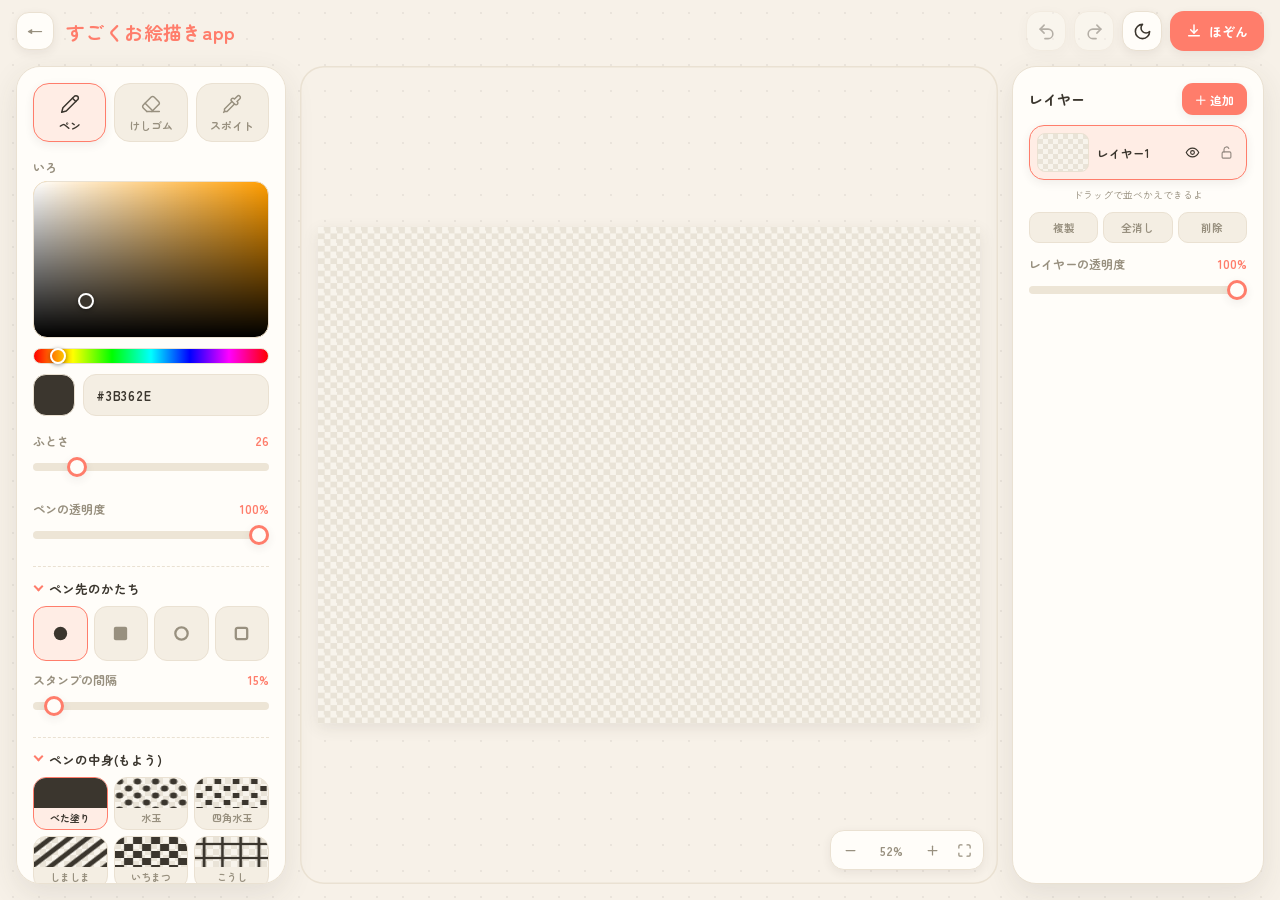
<file: monooki/oekaki/index.html>
<!DOCTYPE html>
<html lang="ja">
<head>
<meta charset="UTF-8">
<meta name="viewport" content="width=device-width, initial-scale=1.0, viewport-fit=cover">
<title>すごくお絵描きapp</title>
<meta name="description" content="誰でもおしゃれなイラストが描ける、シンプルだけど機能が細かいお絵描きアプリ。">
<link rel="icon" href='data:image/svg+xml,<svg xmlns="http://www.w3.org/2000/svg" viewBox="0 0 100 100"><rect width="100" height="100" rx="26" fill="%23FF7D6B"/><path d="M67 25a8 8 0 0 1 11 11L40 74l-16 5 5-16Z" fill="none" stroke="white" stroke-width="8" stroke-linejoin="round"/></svg>'>
<link rel="preconnect" href="https://fonts.googleapis.com">
<link rel="preconnect" href="https://fonts.gstatic.com" crossorigin>
<link href="https://fonts.googleapis.com/css2?family=Zen+Maru+Gothic:wght@400;500;700&display=swap" rel="stylesheet">
<style>
*, *::before, *::after { box-sizing: border-box; margin: 0; padding: 0; }

:root {
  --bg: #F7F1E8;
  --bg-dot: rgba(59, 54, 46, .07);
  --panel: #FFFDF9;
  --panel2: #F4EEE3;
  --ink: #3B362E;
  --ink2: #98907F;
  --line: #EAE1D2;
  --accent: #FF7D6B;
  --accent-soft: #FFEDE5;
  --track: #EDE5D6;
  --chk1: #E9E3D7;
  --chk2: #F8F4EC;
  --shadow: 0 10px 30px rgba(59, 54, 46, .10);
  --shadow-sm: 0 3px 10px rgba(59, 54, 46, .08);
}
[data-theme="dark"] {
  --bg: #1B181F;
  --bg-dot: rgba(240, 234, 224, .06);
  --panel: #26222C;
  --panel2: #2F2A37;
  --ink: #F0EAE0;
  --ink2: #948CA0;
  --line: #3A3444;
  --accent: #FF8A76;
  --accent-soft: #45333A;
  --track: #3A3444;
  --chk1: #332E3D;
  --chk2: #423C4E;
  --shadow: 0 10px 30px rgba(0, 0, 0, .35);
  --shadow-sm: 0 3px 10px rgba(0, 0, 0, .3);
}

html, body { height: 100%; }
body {
  font-family: 'Zen Maru Gothic', 'Hiragino Maru Gothic ProN', sans-serif;
  background: var(--bg);
  background-image: radial-gradient(var(--bg-dot) 1.5px, transparent 1.5px);
  background-size: 26px 26px;
  color: var(--ink);
  overflow: hidden;
  -webkit-tap-highlight-color: transparent;
}
button { font-family: inherit; color: inherit; cursor: pointer; border: none; background: none; touch-action: manipulation; }

/* ───────── topbar ───────── */
.topbar {
  height: 62px; padding: 0 16px;
  display: flex; align-items: center; gap: 12px;
}
.home-link {
  display: grid; place-items: center;
  width: 38px; height: 38px; border-radius: 13px;
  color: var(--ink2); text-decoration: none; font-weight: 700;
  border: 1px solid var(--line); background: var(--panel);
  box-shadow: var(--shadow-sm); transition: .2s;
}
.home-link:hover { color: var(--accent); transform: translateY(-1px); }
.logo {
  font-size: 19px; font-weight: 700; letter-spacing: .02em;
  color: var(--accent);
  white-space: nowrap;
}
.top-actions { margin-left: auto; display: flex; align-items: center; gap: 8px; }
.icon-btn {
  width: 40px; height: 40px; border-radius: 14px;
  display: grid; place-items: center;
  background: var(--panel); border: 1px solid var(--line);
  box-shadow: var(--shadow-sm); transition: .15s;
}
.icon-btn:hover { transform: translateY(-1px); border-color: var(--accent); }
.icon-btn:disabled { opacity: .35; cursor: default; transform: none; border-color: var(--line); }
.icon-btn svg { width: 19px; height: 19px; stroke: currentColor; fill: none; stroke-width: 2; stroke-linecap: round; stroke-linejoin: round; }
.save-wrap { position: relative; }
.save-btn {
  height: 40px; padding: 0 16px; border-radius: 14px;
  background: var(--accent); color: #fff; font-weight: 700; font-size: 13px;
  box-shadow: var(--shadow-sm); transition: .15s;
  display: flex; align-items: center; gap: 7px;
}
.save-btn:hover { transform: translateY(-1px); filter: brightness(1.05); }
.save-btn svg { width: 16px; height: 16px; stroke: #fff; fill: none; stroke-width: 2.2; stroke-linecap: round; stroke-linejoin: round; }
.save-menu {
  position: absolute; right: 0; top: 48px; z-index: 50;
  background: var(--panel); border: 1px solid var(--line); border-radius: 16px;
  box-shadow: var(--shadow); padding: 6px; width: 170px;
  display: none; flex-direction: column; gap: 2px;
}
.save-menu.open { display: flex; }
.save-menu button {
  text-align: left; font-size: 13px; font-weight: 500;
  padding: 10px 12px; border-radius: 11px;
}
.save-menu button:hover { background: var(--accent-soft); }
.save-menu hr { border: none; border-top: 1.5px dashed var(--line); margin: 4px 8px; }
[data-theme="dark"] .theme-sun { display: block; }
[data-theme="dark"] .theme-moon { display: none; }
.theme-sun { display: none; }

/* ───────── layout ───────── */
.studio {
  display: grid;
  grid-template-columns: 270px minmax(0, 1fr) 252px;
  gap: 14px;
  padding: 4px 16px 16px;
  height: calc(100dvh - 62px);
}
.panel {
  background: var(--panel);
  border: 1px solid var(--line);
  border-radius: 24px;
  box-shadow: var(--shadow);
  padding: 16px;
  overflow-y: auto;
  overscroll-behavior: contain;
}
.panel::-webkit-scrollbar { width: 6px; }
.panel::-webkit-scrollbar-thumb { background: var(--line); border-radius: 99px; }

/* ───────── stage ───────── */
.stage {
  position: relative; overflow: hidden; min-width: 0; min-height: 0;
  border-radius: 24px;
  box-shadow: inset 0 0 0 1.5px var(--line);
  touch-action: none;
}
.stage.panmode, .stage.panmode #view { cursor: grab; }
.canvas-wrap { position: absolute; left: 0; top: 0; transform-origin: 0 0; line-height: 0; }
#view {
  display: block;
  background: repeating-conic-gradient(var(--chk1) 0% 25%, var(--chk2) 0% 50%) 0 0 / 24px 24px;
  box-shadow: var(--shadow);
  touch-action: none;
  cursor: none;
  user-select: none; -webkit-user-select: none; -webkit-touch-callout: none;
}
#brushCursor {
  position: absolute; left: 0; top: 0; z-index: 5;
  border: 2px solid var(--ink);
  outline: 1px solid rgba(255, 255, 255, .8);
  pointer-events: none; display: none;
}
.zoom-bar {
  position: absolute; right: 14px; bottom: 14px; z-index: 6;
  display: flex; align-items: center; gap: 2px;
  background: var(--panel); border: 1px solid var(--line);
  border-radius: 14px; box-shadow: var(--shadow-sm); padding: 4px;
}
.zoom-bar button {
  height: 30px; min-width: 30px; border-radius: 10px;
  display: grid; place-items: center;
  font-size: 12px; font-weight: 700; color: var(--ink2);
}
.zoom-bar button:hover { background: var(--accent-soft); color: var(--ink); }
.zoom-bar button svg {
  width: 15px; height: 15px;
  stroke: currentColor; fill: none; stroke-width: 2;
  stroke-linecap: round; stroke-linejoin: round;
}
#zoomLabel { min-width: 48px; }

/* ───────── controls ───────── */
.tool-row { display: grid; grid-template-columns: repeat(3, 1fr); gap: 8px; }
.tool-btn {
  display: flex; flex-direction: column; align-items: center; gap: 3px;
  padding: 10px 4px 8px; border-radius: 16px;
  border: 1.5px solid var(--line); background: var(--panel2);
  font-size: 11px; font-weight: 700; color: var(--ink2);
  transition: .15s;
}
.tool-btn svg {
  width: 20px; height: 20px;
  stroke: currentColor; fill: none; stroke-width: 1.8;
  stroke-linecap: round; stroke-linejoin: round;
}
.tool-btn:hover { transform: translateY(-1px); }
.tool-btn.active { border-color: var(--accent); background: var(--accent-soft); color: var(--ink); box-shadow: var(--shadow-sm); }

.ctrl-group { margin-top: 16px; }
.ctrl-label {
  display: flex; justify-content: space-between; align-items: baseline;
  font-size: 12px; font-weight: 700; color: var(--ink2); margin-bottom: 6px;
}
.ctrl-label .val { color: var(--accent); font-size: 12px; }

input[type="range"] {
  -webkit-appearance: none; appearance: none;
  width: 100%; height: 24px; background: transparent; cursor: pointer;
}
input[type="range"]::-webkit-slider-runnable-track { height: 8px; border-radius: 99px; background: var(--track); }
input[type="range"]::-webkit-slider-thumb {
  -webkit-appearance: none; appearance: none;
  width: 20px; height: 20px; margin-top: -6px; border-radius: 50%;
  background: var(--panel); border: 3.5px solid var(--accent);
  box-shadow: var(--shadow-sm);
}
input[type="range"]::-moz-range-track { height: 8px; border-radius: 99px; background: var(--track); }
input[type="range"]::-moz-range-thumb {
  width: 13px; height: 13px; border-radius: 50%;
  background: var(--panel); border: 3.5px solid var(--accent);
  box-shadow: var(--shadow-sm);
}

.sv-area {
  position: relative; width: 100%; aspect-ratio: 3 / 2;
  border-radius: 14px; border: 1.5px solid var(--line);
  cursor: crosshair; touch-action: none;
}
.sv-knob, .hue-knob {
  position: absolute; width: 16px; height: 16px; border-radius: 50%;
  border: 2.5px solid #fff; box-shadow: 0 1px 4px rgba(0, 0, 0, .4);
  transform: translate(-50%, -50%); pointer-events: none;
}
.hue-bar {
  position: relative; height: 16px; border-radius: 99px; margin-top: 10px;
  background: linear-gradient(to right, #f00, #ff0, #0f0, #0ff, #00f, #f0f, #f00);
  border: 1.5px solid var(--line);
  cursor: pointer; touch-action: none;
}
.hue-knob { top: 50%; background: transparent; }
.color-row { display: flex; align-items: center; gap: 8px; margin-top: 10px; }
.color-chip {
  width: 42px; height: 42px; border-radius: 13px; flex: none;
  border: 1.5px solid var(--line);
}
.hex-input {
  flex: 1; min-width: 0; height: 42px; padding: 0 12px;
  border: 1.5px solid var(--line); border-radius: 13px;
  background: var(--panel2); color: var(--ink);
  font-family: inherit; font-size: 13px; font-weight: 700; letter-spacing: .06em;
}
.hex-input:focus { outline: none; border-color: var(--accent); }

details { border-top: 1.5px dashed var(--line); margin-top: 14px; padding-top: 4px; }
summary {
  list-style: none; cursor: pointer;
  font-size: 12.5px; font-weight: 700; color: var(--ink);
  padding: 8px 2px; display: flex; align-items: center; gap: 7px;
  user-select: none;
}
summary::-webkit-details-marker { display: none; }
summary::before {
  content: ""; width: 7px; height: 7px; flex: none;
  border-right: 2.5px solid var(--accent); border-bottom: 2.5px solid var(--accent);
  transform: rotate(-45deg); transition: .2s; margin-top: -3px;
}
details[open] summary::before { transform: rotate(45deg); margin-top: -5px; }

.shape-grid { display: grid; grid-template-columns: repeat(4, 1fr); gap: 6px; margin-bottom: 4px; }
.shape-btn {
  aspect-ratio: 1; border-radius: 13px;
  border: 1.5px solid var(--line); background: var(--panel2); color: var(--ink2);
  display: grid; place-items: center; transition: .12s;
}
.shape-btn svg { width: 19px; height: 19px; fill: currentColor; }
.shape-btn svg.hollow { fill: none; stroke: currentColor; stroke-width: 2.4; }
.shape-btn:hover { transform: translateY(-1px); }
.shape-btn.active { border-color: var(--accent); background: var(--accent-soft); color: var(--ink); }

.pattern-grid { display: grid; grid-template-columns: repeat(3, 1fr); gap: 6px; margin-bottom: 4px; }
.pattern-btn {
  border: 1.5px solid var(--line); border-radius: 13px; overflow: hidden;
  background: var(--panel2); padding: 0 0 4px; transition: .12s;
  display: flex; flex-direction: column; align-items: center; gap: 2px;
}
.pattern-btn:hover { transform: translateY(-1px); }
.pattern-btn.active { border-color: var(--accent); background: var(--accent-soft); }
.pattern-btn canvas { width: 100%; height: 30px; display: block; background: repeating-conic-gradient(var(--chk1) 0% 25%, var(--chk2) 0% 50%) 0 0 / 12px 12px; }
.pattern-btn span { font-size: 10px; font-weight: 700; color: var(--ink2); }
.pattern-btn.active span { color: var(--ink); }

.mode-list { display: flex; flex-direction: column; gap: 5px; }
.mode-item { display: block; cursor: pointer; }
.mode-item input { position: absolute; opacity: 0; pointer-events: none; }
.mode-item .mode-box {
  border: 1.5px solid var(--line); border-radius: 13px; padding: 8px 11px;
  background: var(--panel2); transition: .12s;
}
.mode-item:hover .mode-box { transform: translateY(-1px); }
.mode-item input:checked + .mode-box { border-color: var(--accent); background: var(--accent-soft); }
.mode-box b { display: block; font-size: 12px; }
.mode-box small { display: block; font-size: 10px; color: var(--ink2); margin-top: 1px; }

.fill-btn {
  width: 100%; margin-top: 14px; padding: 11px; border-radius: 15px;
  border: 1.5px dashed var(--accent); color: var(--accent);
  background: none; font-size: 12px; font-weight: 700; transition: .15s;
}
.fill-btn:hover { background: var(--accent-soft); }
.hints { margin-top: 14px; font-size: 10.5px; color: var(--ink2); line-height: 1.9; }
.hints b { color: var(--ink); background: var(--panel2); border: 1px solid var(--line); border-radius: 5px; padding: 0 5px; font-size: 10px; }

/* ───────── layers ───────── */
.layers-head { display: flex; align-items: center; justify-content: space-between; margin-bottom: 10px; }
.layers-head h2 { font-size: 14px; }
.add-layer-btn {
  height: 32px; padding: 0 13px; border-radius: 11px;
  background: var(--accent); color: #fff; font-size: 12px; font-weight: 700;
  box-shadow: var(--shadow-sm); transition: .15s;
}
.add-layer-btn:hover { transform: translateY(-1px); }
.layer-list { display: flex; flex-direction: column; gap: 7px; }
.layer-item {
  display: flex; align-items: center; gap: 8px;
  padding: 7px; border-radius: 15px;
  border: 1.5px solid var(--line); background: var(--panel2);
  cursor: grab; transition: .12s;
  touch-action: none; user-select: none; -webkit-user-select: none;
}
.layer-item.active { border-color: var(--accent); background: var(--accent-soft); box-shadow: var(--shadow-sm); }
.layer-item.dragging {
  opacity: .92; transform: scale(1.03);
  box-shadow: var(--shadow); border-color: var(--accent);
  cursor: grabbing; position: relative; z-index: 5;
}
.drag-hint { font-size: 10px; color: var(--ink2); margin-top: 7px; text-align: center; }
.layer-item.ghost { opacity: .45; }
.layer-thumb {
  width: 52px; height: 39px; border-radius: 8px; flex: none;
  background: repeating-conic-gradient(var(--chk1) 0% 25%, var(--chk2) 0% 50%) 0 0 / 10px 10px;
  border: 1px solid var(--line);
}
.layer-name {
  flex: 1; min-width: 0; font-size: 11.5px; font-weight: 700;
  overflow: hidden; text-overflow: ellipsis; white-space: nowrap;
}
.layer-mini-btn {
  width: 26px; height: 26px; border-radius: 8px; flex: none;
  display: grid; place-items: center;
  opacity: .55; transition: .12s;
}
.layer-mini-btn svg {
  width: 15px; height: 15px;
  stroke: currentColor; fill: none; stroke-width: 1.8;
  stroke-linecap: round; stroke-linejoin: round;
}
.layer-mini-btn:hover { opacity: 1; background: var(--panel); }
.layer-mini-btn.on { opacity: 1; }
.layer-ops { display: flex; gap: 5px; margin-top: 10px; flex-wrap: wrap; }
.layer-ops button {
  flex: 1; min-width: 40px; padding: 7px 2px; border-radius: 10px;
  border: 1.5px solid var(--line); background: var(--panel2);
  font-size: 10.5px; font-weight: 700; color: var(--ink2); transition: .12s;
}
.layer-ops button:hover { border-color: var(--accent); color: var(--ink); }
.layer-opacity { margin-top: 12px; }

/* ───────── toast ───────── */
#toast {
  position: fixed; left: 50%; bottom: 26px; z-index: 99;
  transform: translateX(-50%) translateY(16px);
  background: var(--ink); color: var(--bg);
  font-size: 13px; font-weight: 700;
  padding: 10px 20px; border-radius: 99px;
  box-shadow: var(--shadow);
  opacity: 0; pointer-events: none; transition: .25s;
}
#toast.show { opacity: 1; transform: translateX(-50%) translateY(0); }

/* ───────── responsive ───────── */
@media (max-width: 1020px) {
  body { overflow: auto; }
  .studio {
    grid-template-columns: 1fr; height: auto;
    padding-bottom: 24px;
  }
  .stage { order: -1; height: 56dvh; min-height: 320px; }
  .panel { overflow: visible; }
  .logo { font-size: 16px; }
}
</style>
</head>
<body>

<header class="topbar">
  <a class="home-link" href="../" aria-label="物置場にもどる">←</a>
  <h1 class="logo">すごくお絵描きapp</h1>
  <div class="top-actions">
    <button class="icon-btn" id="undoBtn" aria-label="もどす" title="もどす (Ctrl+Z)">
      <svg viewBox="0 0 24 24"><path d="M9 14 4 9l5-5"/><path d="M4 9h10a6 6 0 0 1 0 12h-4"/></svg>
    </button>
    <button class="icon-btn" id="redoBtn" aria-label="やりなおす" title="やりなおす (Ctrl+Y)">
      <svg viewBox="0 0 24 24"><path d="m15 14 5-5-5-5"/><path d="M20 9H10a6 6 0 0 0 0 12h4"/></svg>
    </button>
    <button class="icon-btn" id="themeBtn" aria-label="テーマ切り替え" title="テーマ切り替え">
      <svg class="theme-moon" viewBox="0 0 24 24"><path d="M12 3a6 6 0 0 0 9 9 9 9 0 1 1-9-9Z"/></svg>
      <svg class="theme-sun" viewBox="0 0 24 24"><circle cx="12" cy="12" r="4"/><path d="M12 2v2"/><path d="M12 20v2"/><path d="m4.93 4.93 1.41 1.41"/><path d="m17.66 17.66 1.41 1.41"/><path d="M2 12h2"/><path d="M20 12h2"/><path d="m6.34 17.66-1.41 1.41"/><path d="m19.07 4.93-1.41 1.41"/></svg>
    </button>
    <div class="save-wrap">
      <button class="save-btn" id="saveBtn">
        <svg viewBox="0 0 24 24"><path d="M12 3v12"/><path d="m7 10 5 5 5-5"/><path d="M4 19h16"/></svg>
        ほぞん
      </button>
      <div class="save-menu" id="saveMenu">
        <button id="saveTransparent">透過PNGでほぞん</button>
        <button id="saveWhite">白背景PNGでほぞん</button>
        <hr>
        <button id="exportProject">レイヤーごとかきだす</button>
        <button id="openProject">ファイルをひらく</button>
      </div>
      <input type="file" id="fileInput" accept=".oekaki,.json,application/json" hidden>
    </div>
  </div>
</header>

<main class="studio">

  <!-- ══════ 左パネル: ペン ══════ -->
  <aside class="panel" aria-label="ペンの設定">
    <div class="tool-row">
      <button class="tool-btn active" data-tool="pen">
        <svg viewBox="0 0 24 24"><path d="M17 3a2.85 2.83 0 1 1 4 4L7.5 20.5 2 22l1.5-5.5Z"/><path d="m15 5 4 4"/></svg>
        ペン</button>
      <button class="tool-btn" data-tool="eraser">
        <svg viewBox="0 0 24 24"><path d="m7 21-4.3-4.3c-1-1-1-2.5 0-3.4l9.6-9.6c1-1 2.5-1 3.4 0l5.6 5.6c1 1 1 2.5 0 3.4L13 21"/><path d="M22 21H7"/><path d="m5 11 9 9"/></svg>
        けしゴム</button>
      <button class="tool-btn" data-tool="picker">
        <svg viewBox="0 0 24 24"><path d="m2 22 1-1h3l9-9"/><path d="M3 21v-3l9-9"/><path d="m15 6 3.4-3.4a2.1 2.1 0 1 1 3 3L18 9l.4.4a2.1 2.1 0 1 1-3 3l-3.8-3.8a2.1 2.1 0 1 1 3-3l.4.4Z"/></svg>
        スポイト</button>
    </div>

    <div class="ctrl-group">
      <div class="ctrl-label"><span>いろ</span></div>
      <div class="sv-area" id="svArea" aria-label="彩度と明度"><div class="sv-knob" id="svKnob"></div></div>
      <div class="hue-bar" id="hueBar" aria-label="色相"><div class="hue-knob" id="hueKnob"></div></div>
      <div class="color-row">
        <div class="color-chip" id="colorChip"></div>
        <input type="text" class="hex-input" id="hexInput" value="#3B362E" maxlength="7" spellcheck="false" autocomplete="off" aria-label="カラーコード">
      </div>
    </div>

    <div class="ctrl-group">
      <div class="ctrl-label"><span>ふとさ</span><span class="val" id="sizeVal">26</span></div>
      <input type="range" id="sizeRange" min="1" max="160" value="26">
    </div>

    <div class="ctrl-group">
      <div class="ctrl-label"><span>ペンの透明度</span><span class="val" id="opacityVal">100%</span></div>
      <input type="range" id="opacityRange" min="1" max="100" value="100">
    </div>

    <details open>
      <summary>ペン先のかたち</summary>
      <div class="shape-grid">
        <button class="shape-btn active" data-shape="circle" title="まる"><svg viewBox="0 0 20 20"><circle cx="10" cy="10" r="7"/></svg></button>
        <button class="shape-btn" data-shape="square" title="しかく"><svg viewBox="0 0 20 20"><rect x="3" y="3" width="14" height="14" rx="2"/></svg></button>
        <button class="shape-btn" data-shape="ring" title="まるスタンプ"><svg viewBox="0 0 20 20" class="hollow"><circle cx="10" cy="10" r="6.5"/></svg></button>
        <button class="shape-btn" data-shape="frame" title="しかくスタンプ"><svg viewBox="0 0 20 20" class="hollow"><rect x="4" y="4" width="12" height="12" rx="2"/></svg></button>
      </div>
      <div class="ctrl-group" style="margin-top:10px">
        <div class="ctrl-label"><span>スタンプの間隔</span><span class="val" id="spacingVal">15%</span></div>
        <input type="range" id="spacingRange" min="5" max="200" value="15">
      </div>
    </details>

    <details open>
      <summary>ペンの中身(もよう)</summary>
      <div class="pattern-grid" id="patternGrid">
        <button class="pattern-btn active" data-pattern="solid"><canvas width="56" height="30"></canvas><span>べた塗り</span></button>
        <button class="pattern-btn" data-pattern="dots"><canvas width="56" height="30"></canvas><span>水玉</span></button>
        <button class="pattern-btn" data-pattern="sqdots"><canvas width="56" height="30"></canvas><span>四角水玉</span></button>
        <button class="pattern-btn" data-pattern="stripes"><canvas width="56" height="30"></canvas><span>しましま</span></button>
        <button class="pattern-btn" data-pattern="checker"><canvas width="56" height="30"></canvas><span>いちまつ</span></button>
        <button class="pattern-btn" data-pattern="grid"><canvas width="56" height="30"></canvas><span>こうし</span></button>
      </div>
      <div class="ctrl-group" style="margin-top:10px">
        <div class="ctrl-label"><span>もようの大きさ</span><span class="val" id="patScaleVal">18</span></div>
        <input type="range" id="patScaleRange" min="6" max="64" value="18">
      </div>
    </details>

    <details>
      <summary>ぬりかたモード</summary>
      <div class="mode-list">
        <label class="mode-item"><input type="radio" name="mode" value="normal" checked>
          <div class="mode-box"><b>ふつう</b><small>そのまま上に描く</small></div></label>
        <label class="mode-item"><input type="radio" name="mode" value="ltrans">
          <div class="mode-box"><b>レイヤーの透明なとこだけ</b><small>描いてある部分をよけて、うら側に塗る</small></div></label>
        <label class="mode-item"><input type="radio" name="mode" value="lopaque">
          <div class="mode-box"><b>レイヤーの描いてあるとこだけ</b><small>はみ出さずに塗れる</small></div></label>
        <label class="mode-item"><input type="radio" name="mode" value="gtrans">
          <div class="mode-box"><b>絵全体の透明なとこだけ</b><small>全レイヤーのすきまだけ塗る</small></div></label>
        <label class="mode-item"><input type="radio" name="mode" value="gopaque">
          <div class="mode-box"><b>絵全体の描いてあるとこだけ</b><small>全レイヤーの絵の上だけ塗る</small></div></label>
      </div>
    </details>

    <button class="fill-btn" id="fillLayerBtn">いまの設定でレイヤー全体をぬる</button>

    <p class="hints">
      <b>B</b> ペン　<b>E</b> けしゴム　<b>I</b> スポイト<br>
      <b>[</b> <b>]</b> ふとさ　<b>Ctrl+Z</b> もどす　<b>Ctrl+Y</b> やりなおす<br>
      <b>ホイール</b> ズーム　<b>Space+ドラッグ</b> 画面移動
    </p>
  </aside>

  <!-- ══════ キャンバス ══════ -->
  <section class="stage" id="stage">
    <div class="canvas-wrap" id="canvasWrap">
      <canvas id="view" width="1280" height="960"></canvas>
    </div>
    <div id="brushCursor"></div>
    <div class="zoom-bar">
      <button id="zoomOut" aria-label="ズームアウト"><svg viewBox="0 0 24 24"><path d="M5 12h14"/></svg></button>
      <button id="zoomLabel" title="クリックで100%">100%</button>
      <button id="zoomIn" aria-label="ズームイン"><svg viewBox="0 0 24 24"><path d="M12 5v14"/><path d="M5 12h14"/></svg></button>
      <button id="zoomFit" aria-label="全体表示" title="全体表示"><svg viewBox="0 0 24 24"><path d="M8 3H5a2 2 0 0 0-2 2v3"/><path d="M16 3h3a2 2 0 0 1 2 2v3"/><path d="M16 21h3a2 2 0 0 0 2-2v-3"/><path d="M8 21H5a2 2 0 0 1-2-2v-3"/></svg></button>
    </div>
  </section>

  <!-- ══════ 右パネル: レイヤー ══════ -->
  <aside class="panel" aria-label="レイヤー">
    <div class="layers-head">
      <h2>レイヤー</h2>
      <button class="add-layer-btn" id="addLayerBtn">＋ 追加</button>
    </div>
    <div class="layer-list" id="layerList"></div>
    <p class="drag-hint">ドラッグで並べかえできるよ</p>
    <div class="layer-ops">
      <button id="dupLayerBtn" title="複製">複製</button>
      <button id="clearLayerBtn" title="全消し">全消し</button>
      <button id="delLayerBtn" title="削除">削除</button>
    </div>
    <div class="ctrl-group layer-opacity">
      <div class="ctrl-label"><span>レイヤーの透明度</span><span class="val" id="layerOpacityVal">100%</span></div>
      <input type="range" id="layerOpacityRange" min="0" max="100" value="100">
    </div>
  </aside>

</main>

<div id="toast" role="status"></div>

<script>
'use strict';
const $ = s => document.querySelector(s);
const $$ = s => [...document.querySelectorAll(s)];
const W = 1280, H = 960, TAU = Math.PI * 2;

const view = $('#view');
const vctx = view.getContext('2d', { willReadFrequently: true });
const makeCanvas = () => { const c = document.createElement('canvas'); c.width = W; c.height = H; return c; };
const strokeCv = makeCanvas(), sctx = strokeCv.getContext('2d');
const pvCv = makeCanvas(), pctx = pvCv.getContext('2d');
const tmpCv = makeCanvas(), tctx = tmpCv.getContext('2d');
const flatCv = makeCanvas(), fctx = flatCv.getContext('2d');

const state = {
  tool: 'pen', color: '#3B362E', size: 26, opacity: 1,
  shape: 'circle', spacing: 0.15, pattern: 'solid', patScale: 18, mode: 'normal',
};
let spacingTouched = false;
const SHAPE_SPACING = { circle: 15, square: 15, ring: 110, frame: 110 };

/* ───────── theme ───────── */
{
  const saved = localStorage.getItem('oekaki-theme');
  if (saved) document.documentElement.dataset.theme = saved;
  else if (matchMedia('(prefers-color-scheme: dark)').matches) document.documentElement.dataset.theme = 'dark';
}
$('#themeBtn').addEventListener('click', () => {
  const next = document.documentElement.dataset.theme === 'dark' ? 'light' : 'dark';
  document.documentElement.dataset.theme = next;
  localStorage.setItem('oekaki-theme', next);
});

/* ───────── toast ───────── */
let toastTimer;
function toast(msg) {
  const t = $('#toast');
  t.textContent = msg;
  t.classList.add('show');
  clearTimeout(toastTimer);
  toastTimer = setTimeout(() => t.classList.remove('show'), 1900);
}

/* ───────── layers ───────── */
let layers = [], active = null, layerSeq = 0;
function newLayer(name) {
  layerSeq++;
  const canvas = makeCanvas();
  return {
    id: layerSeq,
    name: name || `レイヤー${layerSeq}`,
    canvas,
    ctx: canvas.getContext('2d', { willReadFrequently: true }),
    opacity: 1, visible: true, locked: false,
  };
}

/* ───────── pen fill (color / pattern) ───────── */
let penFill = state.color;
function drawTile(c, type, s, color) {
  c.clearRect(0, 0, s, s);
  c.fillStyle = color; c.strokeStyle = color;
  const h = s / 2;
  if (type === 'dots') {
    const r = s * 0.21;
    c.beginPath(); c.arc(s * .25, s * .25, r, 0, TAU); c.fill();
    c.beginPath(); c.arc(s * .75, s * .75, r, 0, TAU); c.fill();
  } else if (type === 'sqdots') {
    const d = s * 0.36;
    c.fillRect(s * .25 - d / 2, s * .25 - d / 2, d, d);
    c.fillRect(s * .75 - d / 2, s * .75 - d / 2, d, d);
  } else if (type === 'stripes') {
    c.lineWidth = s * 0.3; c.lineCap = 'butt';
    for (let k = -1; k <= 3; k++) {
      c.beginPath();
      c.moveTo(k * s + s, -s);
      c.lineTo(k * s - 2 * s, 2 * s);
      c.stroke();
    }
  } else if (type === 'checker') {
    c.fillRect(0, 0, h, h); c.fillRect(h, h, h, h);
  } else if (type === 'grid') {
    const w = Math.max(1, s * 0.16);
    c.fillRect(0, h - w / 2, s, w);
    c.fillRect(h - w / 2, 0, w, s);
  } else {
    c.fillRect(0, 0, s, s);
  }
}
function refreshFill() {
  if (state.pattern === 'solid') {
    penFill = state.color;
  } else {
    const s = state.patScale;
    const t = document.createElement('canvas'); t.width = t.height = s;
    drawTile(t.getContext('2d'), state.pattern, s, state.color);
    penFill = vctx.createPattern(t, 'repeat');
  }
  drawPatternPreviews();
}
function drawPatternPreviews() {
  $$('.pattern-btn').forEach(btn => {
    const cv = btn.querySelector('canvas');
    const c = cv.getContext('2d');
    c.clearRect(0, 0, cv.width, cv.height);
    const t = document.createElement('canvas'); t.width = t.height = 14;
    drawTile(t.getContext('2d'), btn.dataset.pattern, 14, state.color);
    c.fillStyle = c.createPattern(t, 'repeat');
    c.fillRect(0, 0, cv.width, cv.height);
  });
}

/* ───────── stamping ───────── */
let stroking = false, pid = null, last = null, carry = 0, bbox = null;

function ptFromEvent(e) {
  const rect = view.getBoundingClientRect();
  return { x: (e.clientX - rect.left) * W / rect.width, y: (e.clientY - rect.top) * H / rect.height };
}
function stamp(x, y) {
  const s = state.size, r = s / 2;
  sctx.fillStyle = penFill; sctx.strokeStyle = penFill;
  if (state.shape === 'circle') {
    sctx.beginPath(); sctx.arc(x, y, r, 0, TAU); sctx.fill();
  } else if (state.shape === 'square') {
    sctx.fillRect(x - r, y - r, s, s);
  } else if (state.shape === 'ring') {
    const lw = Math.max(1.5, s * 0.14);
    sctx.lineWidth = lw;
    sctx.beginPath(); sctx.arc(x, y, Math.max(0.5, r - lw / 2), 0, TAU); sctx.stroke();
  } else {
    const lw = Math.max(1.5, s * 0.14);
    sctx.lineWidth = lw;
    sctx.strokeRect(x - r + lw / 2, y - r + lw / 2, Math.max(1, s - lw), Math.max(1, s - lw));
  }
  const pad = r + 3;
  bbox.x0 = Math.min(bbox.x0, x - pad); bbox.y0 = Math.min(bbox.y0, y - pad);
  bbox.x1 = Math.max(bbox.x1, x + pad); bbox.y1 = Math.max(bbox.y1, y + pad);
}
function stampLine(a, b) {
  const dx = b.x - a.x, dy = b.y - a.y, dist = Math.hypot(dx, dy);
  if (dist === 0) return;
  const step = Math.max(1, state.size * state.spacing);
  let t = carry;
  while (t <= dist) {
    stamp(a.x + dx * (t / dist), a.y + dy * (t / dist));
    t += step;
  }
  carry = t - dist;
}

/* ───────── compositing ───────── */
function buildFlatten() {
  fctx.clearRect(0, 0, W, H);
  for (const L of layers) {
    if (!L.visible) continue;
    fctx.globalAlpha = L.opacity;
    fctx.drawImage(L.canvas, 0, 0);
  }
  fctx.globalAlpha = 1;
}
function compositeStroke(dst) {
  let src = strokeCv;
  if (state.tool !== 'eraser' && (state.mode === 'gtrans' || state.mode === 'gopaque')) {
    tctx.globalCompositeOperation = 'source-over';
    tctx.clearRect(0, 0, W, H);
    tctx.drawImage(strokeCv, 0, 0);
    tctx.globalCompositeOperation = state.mode === 'gtrans' ? 'destination-out' : 'destination-in';
    tctx.drawImage(flatCv, 0, 0);
    tctx.globalCompositeOperation = 'source-over';
    src = tmpCv;
  }
  dst.save();
  dst.globalAlpha = state.opacity;
  dst.globalCompositeOperation = state.tool === 'eraser' ? 'destination-out'
    : state.mode === 'ltrans' ? 'destination-over'
    : state.mode === 'lopaque' ? 'source-atop'
    : 'source-over';
  dst.drawImage(src, 0, 0);
  dst.restore();
}
function composePreview(L) {
  pctx.clearRect(0, 0, W, H);
  pctx.drawImage(L.canvas, 0, 0);
  compositeStroke(pctx);
  return pvCv;
}

/* ───────── render ───────── */
let rafPending = false;
function requestRender() {
  if (rafPending) return;
  rafPending = true;
  requestAnimationFrame(() => { rafPending = false; render(); });
}
function render() {
  vctx.clearRect(0, 0, W, H);
  for (const L of layers) {
    if (!L.visible) continue;
    vctx.globalAlpha = L.opacity;
    vctx.drawImage(L === active && stroking ? composePreview(L) : L.canvas, 0, 0);
  }
  vctx.globalAlpha = 1;
}

/* ───────── undo / redo ───────── */
const undoStack = [], redoStack = [], UNDO_MAX = 30;
function clampBox(b) {
  const x = Math.max(0, Math.floor(b.x0)), y = Math.max(0, Math.floor(b.y0));
  const x1 = Math.min(W, Math.ceil(b.x1)), y1 = Math.min(H, Math.ceil(b.y1));
  if (x1 <= x || y1 <= y) return null;
  return { x, y, w: x1 - x, h: y1 - y };
}
function pushUndo(L, r) {
  undoStack.push({ L, r, before: L.ctx.getImageData(r.x, r.y, r.w, r.h) });
  if (undoStack.length > UNDO_MAX) undoStack.shift();
  redoStack.length = 0;
  updateUndoButtons();
}
function doUndo() {
  const e = undoStack.pop();
  if (!e) return;
  e.after = e.L.ctx.getImageData(e.r.x, e.r.y, e.r.w, e.r.h);
  e.L.ctx.putImageData(e.before, e.r.x, e.r.y);
  redoStack.push(e);
  render(); updateThumb(e.L); updateUndoButtons();
}
function doRedo() {
  const e = redoStack.pop();
  if (!e) return;
  e.L.ctx.putImageData(e.after, e.r.x, e.r.y);
  undoStack.push(e);
  render(); updateThumb(e.L); updateUndoButtons();
}
function updateUndoButtons() {
  $('#undoBtn').disabled = undoStack.length === 0;
  $('#redoBtn').disabled = redoStack.length === 0;
}

/* ───────── stroke lifecycle ───────── */
view.addEventListener('pointerdown', e => {
  if (stroking || e.button !== 0 || spaceDown || pts.size > 0) return;
  e.preventDefault();
  const p = ptFromEvent(e);
  if (state.tool === 'picker') { pickColor(p); return; }
  if (!active.visible) { toast('非表示のレイヤーには描けないよ'); return; }
  if (active.locked) { toast('ロック中のレイヤーだよ'); return; }
  stroking = true; pid = e.pointerId;
  try { view.setPointerCapture(pid); } catch (_) {}
  sctx.clearRect(0, 0, W, H);
  bbox = { x0: 1e9, y0: 1e9, x1: -1e9, y1: -1e9 };
  if (state.mode === 'gtrans' || state.mode === 'gopaque') buildFlatten();
  last = p;
  stamp(p.x, p.y);
  carry = Math.max(1, state.size * state.spacing);
  requestRender();
});
view.addEventListener('pointermove', e => {
  updateCursor(e);
  if (!stroking || e.pointerId !== pid) return;
  let evs = e.getCoalescedEvents ? e.getCoalescedEvents() : [];
  if (!evs.length) evs = [e];
  for (const ev of evs) {
    const p = ptFromEvent(ev);
    stampLine(last, p);
    last = p;
  }
  requestRender();
});
function endStroke(e) {
  if (!stroking || e.pointerId !== pid) return;
  stroking = false;
  const r = clampBox(bbox);
  if (r) {
    pushUndo(active, r);
    compositeStroke(active.ctx);
  }
  render();
  updateThumb(active);
}
view.addEventListener('pointerup', endStroke);
view.addEventListener('pointercancel', endStroke);
view.addEventListener('contextmenu', e => e.preventDefault());

/* ───────── eyedropper ───────── */
function pickColor(p) {
  render();
  const x = Math.min(W - 1, Math.max(0, Math.round(p.x)));
  const y = Math.min(H - 1, Math.max(0, Math.round(p.y)));
  const d = vctx.getImageData(x, y, 1, 1).data;
  if (d[3] === 0) { toast('そこは透明だよ'); return; }
  const hex = '#' + [d[0], d[1], d[2]].map(v => v.toString(16).padStart(2, '0')).join('');
  setColor(hex);
  setTool('pen');
  toast('色をとったよ ' + hex);
}

/* ───────── fill whole layer ───────── */
$('#fillLayerBtn').addEventListener('click', () => {
  if (!active.visible) { toast('非表示のレイヤーには描けないよ'); return; }
  if (active.locked) { toast('ロック中のレイヤーだよ'); return; }
  sctx.clearRect(0, 0, W, H);
  sctx.fillStyle = penFill;
  sctx.fillRect(0, 0, W, H);
  if (state.mode === 'gtrans' || state.mode === 'gopaque') buildFlatten();
  pushUndo(active, { x: 0, y: 0, w: W, h: H });
  compositeStroke(active.ctx);
  render(); updateThumb(active);
  toast('レイヤー全体をぬったよ');
});

/* ───────── zoom / pan ───────── */
const stage = $('#stage');
const wrap = $('#canvasWrap');
const vw = { z: 1, x: 0, y: 0 };
let userAdjusted = false, spaceDown = false, panning = null, gesture = null;
const pts = new Map();
function applyView() {
  wrap.style.transform = `translate(${vw.x}px, ${vw.y}px) scale(${vw.z})`;
  $('#zoomLabel').textContent = Math.round(vw.z * 100) + '%';
}
function clampView() {
  const sr = stage.getBoundingClientRect();
  vw.z = Math.min(8, Math.max(0.05, vw.z));
  vw.x = Math.min(sr.width / 2, Math.max(sr.width / 2 - W * vw.z, vw.x));
  vw.y = Math.min(sr.height / 2, Math.max(sr.height / 2 - H * vw.z, vw.y));
}
function zoomAt(cx, cy, nz) {
  nz = Math.min(8, Math.max(0.05, nz));
  const k = nz / vw.z;
  vw.x = cx - (cx - vw.x) * k;
  vw.y = cy - (cy - vw.y) * k;
  vw.z = nz;
  clampView(); applyView();
  userAdjusted = true;
}
function fitView() {
  const sr = stage.getBoundingClientRect();
  if (sr.width < 40 || sr.height < 40) return;
  vw.z = Math.min(8, Math.max(0.05, Math.min((sr.width - 36) / W, (sr.height - 36) / H)));
  vw.x = (sr.width - W * vw.z) / 2;
  vw.y = (sr.height - H * vw.z) / 2;
  applyView();
  userAdjusted = false;
}
function abortStroke() {
  stroking = false;
  sctx.clearRect(0, 0, W, H);
  render();
}
stage.addEventListener('wheel', e => {
  e.preventDefault();
  const sr = stage.getBoundingClientRect();
  zoomAt(e.clientX - sr.left, e.clientY - sr.top, vw.z * Math.exp(-e.deltaY * 0.0016));
}, { passive: false });
$('#zoomIn').addEventListener('click', () => {
  const sr = stage.getBoundingClientRect();
  zoomAt(sr.width / 2, sr.height / 2, vw.z * 1.25);
});
$('#zoomOut').addEventListener('click', () => {
  const sr = stage.getBoundingClientRect();
  zoomAt(sr.width / 2, sr.height / 2, vw.z / 1.25);
});
$('#zoomLabel').addEventListener('click', () => {
  const sr = stage.getBoundingClientRect();
  zoomAt(sr.width / 2, sr.height / 2, 1);
});
$('#zoomFit').addEventListener('click', fitView);
new ResizeObserver(() => {
  if (!userAdjusted) fitView();
  else { clampView(); applyView(); }
}).observe(stage);
stage.addEventListener('pointerdown', e => {
  pts.set(e.pointerId, { x: e.clientX, y: e.clientY });
  if (pts.size === 2) {
    if (stroking) abortStroke();
    panning = null;
    const [a, b] = [...pts.values()];
    gesture = {
      d0: Math.hypot(a.x - b.x, a.y - b.y) || 1,
      z0: vw.z, x0: vw.x, y0: vw.y,
      c0: { x: (a.x + b.x) / 2, y: (a.y + b.y) / 2 },
    };
    return;
  }
  if (e.button === 1 || (spaceDown && e.button === 0) || (e.target === stage && e.button === 0)) {
    e.preventDefault();
    panning = { id: e.pointerId, sx: e.clientX, sy: e.clientY, x0: vw.x, y0: vw.y };
    try { stage.setPointerCapture(e.pointerId); } catch (_) {}
  }
});
stage.addEventListener('pointermove', e => {
  if (pts.has(e.pointerId)) pts.set(e.pointerId, { x: e.clientX, y: e.clientY });
  if (gesture && pts.size >= 2) {
    const sr = stage.getBoundingClientRect();
    const [a, b] = [...pts.values()];
    const d = Math.hypot(a.x - b.x, a.y - b.y) || 1;
    const c = { x: (a.x + b.x) / 2, y: (a.y + b.y) / 2 };
    const nz = Math.min(8, Math.max(0.05, gesture.z0 * d / gesture.d0));
    const k = nz / gesture.z0;
    const c0x = gesture.c0.x - sr.left, c0y = gesture.c0.y - sr.top;
    vw.x = c0x - (c0x - gesture.x0) * k + (c.x - gesture.c0.x);
    vw.y = c0y - (c0y - gesture.y0) * k + (c.y - gesture.c0.y);
    vw.z = nz;
    clampView(); applyView();
    userAdjusted = true;
    return;
  }
  if (panning && e.pointerId === panning.id) {
    vw.x = panning.x0 + (e.clientX - panning.sx);
    vw.y = panning.y0 + (e.clientY - panning.sy);
    clampView(); applyView();
    userAdjusted = true;
  }
});
function releasePt(e) {
  pts.delete(e.pointerId);
  if (pts.size < 2) gesture = null;
  if (panning && e.pointerId === panning.id) panning = null;
}
stage.addEventListener('pointerup', releasePt);
stage.addEventListener('pointercancel', releasePt);

/* ───────── brush cursor ───────── */
const cursorEl = $('#brushCursor');
function updateCursor(e) {
  if (state.tool === 'picker' || spaceDown || panning || gesture) { cursorEl.style.display = 'none'; return; }
  const vr = view.getBoundingClientRect();
  const sr = stage.getBoundingClientRect();
  const s = Math.max(4, state.size * (vr.width / W));
  cursorEl.style.width = cursorEl.style.height = s + 'px';
  cursorEl.style.transform = `translate(${e.clientX - sr.left - s / 2}px, ${e.clientY - sr.top - s / 2}px)`;
  cursorEl.style.display = 'block';
}
function refreshCursorStyle() {
  const round = state.shape === 'circle' || state.shape === 'ring';
  cursorEl.style.borderRadius = round ? '50%' : '15%';
  cursorEl.style.borderStyle = state.tool === 'eraser' ? 'dashed' : 'solid';
}
view.addEventListener('pointerleave', () => { if (!stroking) cursorEl.style.display = 'none'; });
view.addEventListener('pointerenter', e => updateCursor(e));

/* ───────── tools ───────── */
function setTool(t) {
  state.tool = t;
  $$('.tool-btn').forEach(b => b.classList.toggle('active', b.dataset.tool === t));
  view.style.cursor = t === 'picker' ? 'crosshair' : 'none';
  refreshCursorStyle();
}
$$('.tool-btn').forEach(b => b.addEventListener('click', () => setTool(b.dataset.tool)));

/* ───────── color picker ───────── */
const svArea = $('#svArea'), svKnob = $('#svKnob');
const hueBar = $('#hueBar'), hueKnob = $('#hueKnob');
const colorChip = $('#colorChip'), hexInput = $('#hexInput');
let hsv = { h: 35, s: 0.22, v: 0.23 };
function hsvToRgb(h, s, v) {
  const c = v * s, x = c * (1 - Math.abs((h / 60) % 2 - 1)), m = v - c;
  const [r, g, b] = h < 60 ? [c, x, 0] : h < 120 ? [x, c, 0] : h < 180 ? [0, c, x]
    : h < 240 ? [0, x, c] : h < 300 ? [x, 0, c] : [c, 0, x];
  return [r + m, g + m, b + m].map(u => Math.round(u * 255));
}
function rgbToHsv(r, g, b) {
  r /= 255; g /= 255; b /= 255;
  const max = Math.max(r, g, b), min = Math.min(r, g, b), d = max - min;
  let h = 0;
  if (d) {
    if (max === r) h = 60 * (((g - b) / d + 6) % 6);
    else if (max === g) h = 60 * ((b - r) / d + 2);
    else h = 60 * ((r - g) / d + 4);
  }
  return { h, s: max ? d / max : 0, v: max };
}
function applyHsv() {
  const [r, g, b] = hsvToRgb(hsv.h, hsv.s, hsv.v);
  state.color = '#' + [r, g, b].map(u => u.toString(16).padStart(2, '0')).join('').toUpperCase();
  svArea.style.background = `linear-gradient(to top, #000, rgba(0,0,0,0)), linear-gradient(to right, #fff, rgba(255,255,255,0)), hsl(${hsv.h}, 100%, 50%)`;
  svKnob.style.left = (hsv.s * 100) + '%';
  svKnob.style.top = ((1 - hsv.v) * 100) + '%';
  svKnob.style.background = state.color;
  hueKnob.style.left = (hsv.h / 360 * 100) + '%';
  colorChip.style.background = state.color;
  if (document.activeElement !== hexInput) hexInput.value = state.color;
  refreshFill();
}
function setColor(hex) {
  const n = parseInt(hex.slice(1), 16);
  const t = rgbToHsv(n >> 16 & 255, n >> 8 & 255, n & 255);
  hsv = { h: t.s ? t.h : hsv.h, s: t.s, v: t.v };
  applyHsv();
}
function bindPickerDrag(el, fn) {
  let dragging = false;
  const handle = e => {
    const r = el.getBoundingClientRect();
    fn(Math.min(1, Math.max(0, (e.clientX - r.left) / r.width)),
       Math.min(1, Math.max(0, (e.clientY - r.top) / r.height)));
  };
  el.addEventListener('pointerdown', e => {
    e.preventDefault();
    dragging = true;
    try { el.setPointerCapture(e.pointerId); } catch (_) {}
    handle(e);
  });
  el.addEventListener('pointermove', e => { if (dragging) handle(e); });
  el.addEventListener('pointerup', () => { dragging = false; });
  el.addEventListener('pointercancel', () => { dragging = false; });
}
bindPickerDrag(svArea, (fx, fy) => { hsv.s = fx; hsv.v = 1 - fy; applyHsv(); });
bindPickerDrag(hueBar, fx => { hsv.h = Math.min(359.9, fx * 360); applyHsv(); });
$('#hexInput').addEventListener('input', e => {
  const m = e.target.value.trim().match(/^#?([0-9a-fA-F]{6})$/);
  if (m) setColor('#' + m[1]);
});
$('#hexInput').addEventListener('change', e => {
  const t = e.target.value.trim();
  const m3 = t.match(/^#?([0-9a-fA-F]{3})$/);
  if (m3) setColor('#' + [...m3[1]].map(c => c + c).join(''));
  e.target.value = state.color;
});

/* ───────── sliders ───────── */
$('#sizeRange').addEventListener('input', e => {
  state.size = +e.target.value;
  $('#sizeVal').textContent = state.size;
});
$('#opacityRange').addEventListener('input', e => {
  state.opacity = +e.target.value / 100;
  $('#opacityVal').textContent = e.target.value + '%';
});
$('#spacingRange').addEventListener('input', e => {
  spacingTouched = true;
  state.spacing = +e.target.value / 100;
  $('#spacingVal').textContent = e.target.value + '%';
});
$('#patScaleRange').addEventListener('input', e => {
  state.patScale = +e.target.value;
  $('#patScaleVal').textContent = e.target.value;
  refreshFill();
});
function setSize(v) {
  v = Math.min(160, Math.max(1, v));
  state.size = v;
  $('#sizeRange').value = v;
  $('#sizeVal').textContent = v;
}

/* ───────── shape / pattern / mode ───────── */
$$('.shape-btn').forEach(b => b.addEventListener('click', () => {
  state.shape = b.dataset.shape;
  $$('.shape-btn').forEach(x => x.classList.toggle('active', x === b));
  if (!spacingTouched) {
    const v = SHAPE_SPACING[state.shape];
    state.spacing = v / 100;
    $('#spacingRange').value = v;
    $('#spacingVal').textContent = v + '%';
  }
  refreshCursorStyle();
}));
$$('.pattern-btn').forEach(b => b.addEventListener('click', () => {
  state.pattern = b.dataset.pattern;
  $$('.pattern-btn').forEach(x => x.classList.toggle('active', x === b));
  refreshFill();
}));
$$('input[name="mode"]').forEach(r => r.addEventListener('change', () => { state.mode = r.value; }));

/* ───────── layers UI ───────── */
const ICONS = {
  eye: '<svg viewBox="0 0 24 24"><path d="M2 12s3.5-7 10-7 10 7 10 7-3.5 7-10 7-10-7-10-7Z"/><circle cx="12" cy="12" r="3"/></svg>',
  eyeOff: '<svg viewBox="0 0 24 24"><path d="M9.9 4.24A9.12 9.12 0 0 1 12 4c7 0 10 7 10 7a13.16 13.16 0 0 1-1.67 2.68"/><path d="M6.61 6.61A13.5 13.5 0 0 0 2 11s3 7 10 7a9.74 9.74 0 0 0 5.39-1.61"/><path d="m2 2 20 20"/></svg>',
  lock: '<svg viewBox="0 0 24 24"><rect x="5" y="11" width="14" height="10" rx="2"/><path d="M8 11V7a4 4 0 0 1 8 0v4"/></svg>',
  unlock: '<svg viewBox="0 0 24 24"><rect x="5" y="11" width="14" height="10" rx="2"/><path d="M8 11V7a4 4 0 0 1 7.7-1.5"/></svg>',
};
const layerList = $('#layerList');
let didDrag = false;
function startLayerDrag(e, item) {
  if (e.button !== 0) return;
  if (e.target.closest('.layer-mini-btn')) return;
  const dragId = e.pointerId, startY = e.clientY;
  let started = false;
  const onMove = ev => {
    if (ev.pointerId !== dragId) return;
    if (!started) {
      if (Math.abs(ev.clientY - startY) < 6) return;
      started = true; didDrag = true;
      item.classList.add('dragging');
      try { item.setPointerCapture(dragId); } catch (_) {}
    }
    for (const el of layerList.children) {
      if (el === item) continue;
      const r = el.getBoundingClientRect();
      if (ev.clientY < r.top + r.height / 2) {
        if (el.previousElementSibling !== item) layerList.insertBefore(item, el);
        return;
      }
    }
    if (layerList.lastElementChild !== item) layerList.appendChild(item);
  };
  const end = ev => {
    if (ev.pointerId !== dragId) return;
    item.removeEventListener('pointermove', onMove);
    item.removeEventListener('pointerup', end);
    item.removeEventListener('pointercancel', end);
    if (started) {
      item.classList.remove('dragging');
      const ids = [...layerList.children].map(el => +el.dataset.id);
      layers = ids.map(id => layers.find(l => l.id === id)).reverse();
      render();
      setTimeout(() => { didDrag = false; }, 0);
    }
  };
  item.addEventListener('pointermove', onMove);
  item.addEventListener('pointerup', end);
  item.addEventListener('pointercancel', end);
}
function rebuildLayers() {
  layerList.innerHTML = '';
  for (const L of [...layers].reverse()) {
    const item = document.createElement('div');
    item.className = 'layer-item' + (L === active ? ' active' : '') + (L.visible ? '' : ' ghost');
    item.dataset.id = L.id;

    const thumb = document.createElement('canvas');
    thumb.className = 'layer-thumb';
    thumb.width = 52; thumb.height = 39;

    const name = document.createElement('span');
    name.className = 'layer-name';
    name.textContent = L.name;
    name.title = 'ダブルクリックで名前を変える';
    name.addEventListener('dblclick', ev => {
      ev.stopPropagation();
      const n = prompt('レイヤーの名前', L.name);
      if (n && n.trim()) { L.name = n.trim().slice(0, 20); rebuildLayers(); }
    });

    const eye = document.createElement('button');
    eye.className = 'layer-mini-btn' + (L.visible ? ' on' : '');
    eye.innerHTML = L.visible ? ICONS.eye : ICONS.eyeOff;
    eye.title = '表示/非表示';
    eye.addEventListener('click', ev => {
      ev.stopPropagation();
      L.visible = !L.visible;
      rebuildLayers(); render();
    });

    const lock = document.createElement('button');
    lock.className = 'layer-mini-btn' + (L.locked ? ' on' : '');
    lock.innerHTML = L.locked ? ICONS.lock : ICONS.unlock;
    lock.title = 'ロック(当たり判定オフ)';
    lock.addEventListener('click', ev => {
      ev.stopPropagation();
      L.locked = !L.locked;
      rebuildLayers();
    });

    item.append(thumb, name, eye, lock);
    item.addEventListener('click', () => { if (!didDrag) setActive(L); });
    item.addEventListener('pointerdown', e => startLayerDrag(e, item));
    layerList.appendChild(item);
    drawThumb(L, thumb);
  }
}
function drawThumb(L, cv) {
  const c = cv.getContext('2d');
  c.clearRect(0, 0, cv.width, cv.height);
  c.drawImage(L.canvas, 0, 0, cv.width, cv.height);
}
function updateThumb(L) {
  const item = layerList.querySelector(`[data-id="${L.id}"] canvas`);
  if (item) drawThumb(L, item);
}
function setActive(L) {
  active = L;
  $$('.layer-item').forEach(i => i.classList.toggle('active', +i.dataset.id === L.id));
  $('#layerOpacityRange').value = Math.round(L.opacity * 100);
  $('#layerOpacityVal').textContent = Math.round(L.opacity * 100) + '%';
}

$('#addLayerBtn').addEventListener('click', () => {
  const L = newLayer();
  const i = layers.indexOf(active);
  layers.splice(i + 1, 0, L);
  rebuildLayers(); setActive(L); render();
  toast(`「${L.name}」を追加したよ`);
});
$('#dupLayerBtn').addEventListener('click', () => {
  const src = active;
  const L = newLayer(src.name + 'のコピー');
  L.ctx.drawImage(src.canvas, 0, 0);
  L.opacity = src.opacity;
  const i = layers.indexOf(src);
  layers.splice(i + 1, 0, L);
  rebuildLayers(); setActive(L); render();
});
$('#clearLayerBtn').addEventListener('click', () => {
  if (active.locked) { toast('ロック中のレイヤーだよ'); return; }
  pushUndo(active, { x: 0, y: 0, w: W, h: H });
  active.ctx.clearRect(0, 0, W, H);
  render(); updateThumb(active);
});
$('#delLayerBtn').addEventListener('click', () => {
  if (layers.length <= 1) { toast('最後のレイヤーは消せないよ'); return; }
  if (!confirm(`「${active.name}」を削除する?`)) return;
  const gone = active;
  const i = layers.indexOf(gone);
  layers.splice(i, 1);
  for (const stack of [undoStack, redoStack]) {
    for (let k = stack.length - 1; k >= 0; k--) if (stack[k].L === gone) stack.splice(k, 1);
  }
  updateUndoButtons();
  setActive(layers[Math.min(i, layers.length - 1)]);
  rebuildLayers(); render();
});
$('#layerOpacityRange').addEventListener('input', e => {
  active.opacity = +e.target.value / 100;
  $('#layerOpacityVal').textContent = e.target.value + '%';
  render();
});

/* ───────── save ───────── */
$('#saveBtn').addEventListener('click', e => {
  e.stopPropagation();
  $('#saveMenu').classList.toggle('open');
});
document.addEventListener('click', e => {
  if (!e.target.closest('.save-wrap')) $('#saveMenu').classList.remove('open');
});
function savePNG(whiteBg) {
  const out = makeCanvas();
  const c = out.getContext('2d');
  if (whiteBg) { c.fillStyle = '#fff'; c.fillRect(0, 0, W, H); }
  for (const L of layers) {
    if (!L.visible) continue;
    c.globalAlpha = L.opacity;
    c.drawImage(L.canvas, 0, 0);
  }
  const a = document.createElement('a');
  a.download = `oekaki_${fileStamp()}.png`;
  a.href = out.toDataURL('image/png');
  a.click();
  $('#saveMenu').classList.remove('open');
  toast('ほぞんしたよ');
}
$('#saveTransparent').addEventListener('click', () => savePNG(false));
$('#saveWhite').addEventListener('click', () => savePNG(true));

/* ───────── project file (.oekaki) ───────── */
const loadImage = src => new Promise((res, rej) => {
  const img = new Image();
  img.onload = () => res(img);
  img.onerror = () => rej(new Error('image load failed'));
  img.src = src;
});
function fileStamp() {
  const d = new Date(), pad = n => String(n).padStart(2, '0');
  return `${d.getFullYear()}${pad(d.getMonth() + 1)}${pad(d.getDate())}_${pad(d.getHours())}${pad(d.getMinutes())}${pad(d.getSeconds())}`;
}
$('#exportProject').addEventListener('click', () => {
  const data = {
    app: 'sugoku-oekaki-app', version: 1, width: W, height: H,
    layers: layers.map(L => ({
      name: L.name, opacity: L.opacity, visible: L.visible, locked: L.locked,
      data: L.canvas.toDataURL('image/png'),
    })),
  };
  const blob = new Blob([JSON.stringify(data)], { type: 'application/json' });
  const a = document.createElement('a');
  a.download = `oekaki_${fileStamp()}.oekaki`;
  a.href = URL.createObjectURL(blob);
  a.click();
  setTimeout(() => URL.revokeObjectURL(a.href), 1000);
  $('#saveMenu').classList.remove('open');
  toast('プロジェクトをかきだしたよ');
});
$('#openProject').addEventListener('click', () => {
  $('#saveMenu').classList.remove('open');
  $('#fileInput').click();
});
$('#fileInput').addEventListener('change', async e => {
  const file = e.target.files[0];
  e.target.value = '';
  if (!file) return;
  if (!confirm('いまのキャンバスは読み込んだ絵に置きかわるよ。ひらく?')) return;
  try {
    const data = JSON.parse(await file.text());
    if (!data || !Array.isArray(data.layers) || !data.layers.length) throw new Error('bad file');
    const newLayers = [];
    for (const ld of data.layers.slice(0, 50)) {
      const img = await loadImage(String(ld.data));
      const L = newLayer(typeof ld.name === 'string' && ld.name.trim() ? ld.name.trim().slice(0, 20) : undefined);
      L.opacity = +ld.opacity >= 0 ? Math.min(1, +ld.opacity) : 1;
      L.visible = ld.visible !== false;
      L.locked = !!ld.locked;
      L.ctx.drawImage(img, 0, 0);
      newLayers.push(L);
    }
    layers = newLayers;
    undoStack.length = 0; redoStack.length = 0;
    updateUndoButtons();
    setActive(layers[layers.length - 1]);
    rebuildLayers(); render();
    toast('プロジェクトをひらいたよ');
  } catch (_) {
    toast('ファイルを読み込めなかったよ');
  }
});

/* ───────── undo buttons / keyboard ───────── */
$('#undoBtn').addEventListener('click', doUndo);
$('#redoBtn').addEventListener('click', doRedo);
addEventListener('keydown', e => {
  if (/^(INPUT|TEXTAREA)$/.test(e.target.tagName)) return;
  const k = e.key.toLowerCase();
  if ((e.ctrlKey || e.metaKey) && k === 'z') { e.preventDefault(); e.shiftKey ? doRedo() : doUndo(); }
  else if ((e.ctrlKey || e.metaKey) && k === 'y') { e.preventDefault(); doRedo(); }
  else if (k === 'b') setTool('pen');
  else if (k === 'e') setTool('eraser');
  else if (k === 'i') setTool('picker');
  else if (k === '[') setSize(state.size - 4);
  else if (k === ']') setSize(state.size + 4);
  else if (k === ' ') {
    e.preventDefault();
    if (!spaceDown) {
      spaceDown = true;
      stage.classList.add('panmode');
      cursorEl.style.display = 'none';
    }
  }
});
addEventListener('keyup', e => {
  if (e.key === ' ') {
    spaceDown = false;
    stage.classList.remove('panmode');
  }
});

/* ───────── init ───────── */
layers.push(newLayer());
active = layers[0];
refreshFill();
setColor(state.color);
refreshCursorStyle();
rebuildLayers();
setActive(active);
updateUndoButtons();
render();
fitView();
addEventListener('load', () => { if (!userAdjusted) fitView(); });
</script>
</body>
</html>
</file>
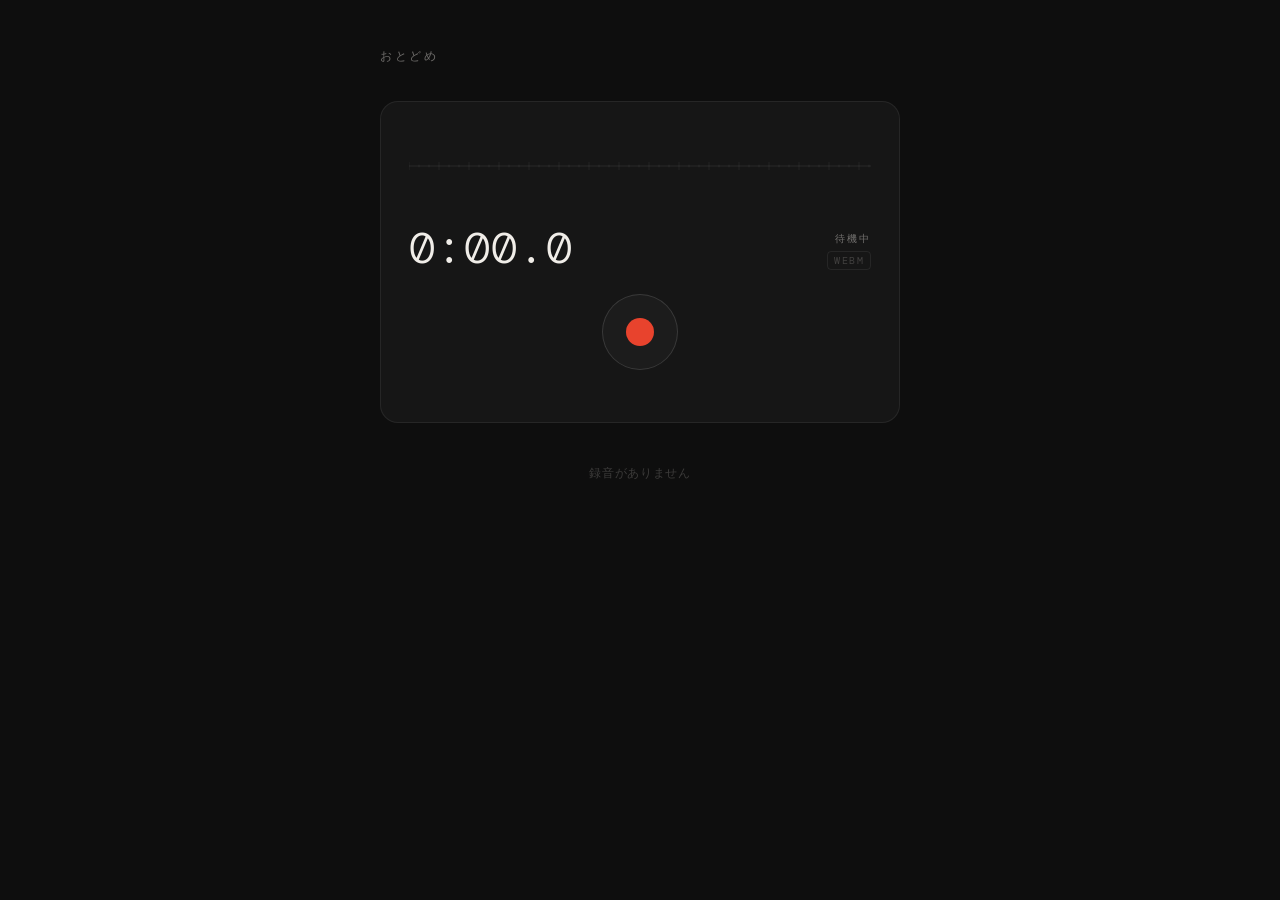
<file: monooki/otodome/index.html>
<!DOCTYPE html>
<html lang="ja">
<head>
<meta charset="UTF-8">
<meta name="viewport" content="width=device-width, initial-scale=1.0">
<title>おとどめ — 超シンプルなレコーダー</title>
<link href="https://fonts.googleapis.com/css2?family=DM+Mono:ital,wght@0,300;0,400;0,500;1,300&family=Noto+Sans+JP:wght@300;400&display=swap" rel="stylesheet">
<style>
*,*::before,*::after{box-sizing:border-box;margin:0;padding:0}
:root{
  --bg:#0e0e0e;--s1:#161616;--s2:#1c1c1c;--s3:#252525;
  --b1:rgba(255,255,255,0.07);--b2:rgba(255,255,255,0.13);--b3:rgba(255,255,255,0.22);
  --text:#f0ede8;--muted:rgba(240,237,232,0.42);--dim:rgba(240,237,232,0.2);
  --acc:#e8432d;--acc2:#ff6b52;
  --mono:'DM Mono',monospace;--sans:'Noto Sans JP',sans-serif;
}
body{background:var(--bg);color:var(--text);font-family:var(--sans);min-height:100vh;
  display:flex;flex-direction:column;align-items:center;padding:48px 20px 80px}
header{width:100%;max-width:520px;display:flex;align-items:center;gap:10px;margin-bottom:36px}
header h1{font-family:var(--mono);font-size:12px;font-weight:400;letter-spacing:.22em;
  text-transform:uppercase;color:var(--muted)}
.live-dot{width:6px;height:6px;border-radius:50%;background:var(--acc);opacity:0;
  transition:opacity .3s;flex-shrink:0}
.live-dot.on{opacity:1;animation:blink 1.1s infinite}
@keyframes blink{0%,100%{opacity:1}50%{opacity:.2}}
.card{width:100%;max-width:520px;background:var(--s1);border:1px solid var(--b1);
  border-radius:18px;padding:28px 28px 24px;margin-bottom:14px}
.wave-wrap{height:72px;margin-bottom:24px;border-radius:8px;overflow:hidden}
#waveCanvas{width:100%;height:72px;display:block}
.timer-row{display:flex;align-items:flex-end;justify-content:space-between;margin-bottom:24px}
#timer{font-family:var(--mono);font-size:44px;font-weight:300;letter-spacing:.03em;
  line-height:1;color:var(--text);font-variant-numeric:tabular-nums}
.state-col{display:flex;flex-direction:column;align-items:flex-end;gap:5px}
#stateLabel{font-family:var(--mono);font-size:10px;letter-spacing:.2em;
  text-transform:uppercase;color:var(--muted)}
#stateLabel.rec{color:var(--acc2)}
#formatBadge{font-family:var(--mono);font-size:10px;letter-spacing:.14em;text-transform:uppercase;
  color:var(--dim);border:1px solid var(--b1);border-radius:4px;padding:2px 6px}
.btn-row{display:flex;justify-content:center}
#recBtn{width:76px;height:76px;border-radius:50%;border:1.5px solid var(--b2);
  background:var(--s2);cursor:pointer;display:flex;align-items:center;justify-content:center;
  outline:none;transition:border-color .2s,transform .12s}
#recBtn:hover{border-color:var(--b3)}
#recBtn:active{transform:scale(.93)}
.rec-shape{width:28px;height:28px;border-radius:50%;background:var(--acc);
  transition:border-radius .22s cubic-bezier(.4,0,.2,1),width .22s,height .22s,background .2s}
#recBtn.recording .rec-shape{border-radius:6px;width:23px;height:23px;background:#fff}
#errMsg{font-family:var(--mono);font-size:11px;color:var(--acc2);text-align:center;
  margin-top:14px;min-height:14px}
.list-wrap{width:100%;max-width:520px}
.list-label{font-family:var(--mono);font-size:10px;letter-spacing:.2em;text-transform:uppercase;
  color:var(--dim);margin-bottom:10px}
.empty-msg{font-family:var(--mono);font-size:12px;color:var(--dim);text-align:center;
  padding:28px 0;letter-spacing:.06em}
.rec-item{background:var(--s1);border:1px solid var(--b1);border-radius:14px;
  padding:14px 16px;margin-bottom:8px;animation:slideUp .22s ease}
@keyframes slideUp{from{opacity:0;transform:translateY(5px)}to{opacity:1;transform:none}}
.rec-top{display:flex;align-items:center;gap:8px}
.rec-name{flex:1;font-family:var(--mono);font-size:13px;color:var(--text);
  white-space:nowrap;overflow:hidden;text-overflow:ellipsis}
.rec-dur{font-family:var(--mono);font-size:11px;color:var(--muted);
  flex-shrink:0;font-variant-numeric:tabular-nums}
.icon-btn{width:30px;height:30px;border-radius:8px;flex-shrink:0;
  border:1px solid var(--b1);background:none;cursor:pointer;color:var(--muted);
  display:flex;align-items:center;justify-content:center;
  transition:border-color .15s,color .15s,background .15s;text-decoration:none}
.icon-btn:hover{border-color:var(--b2);color:var(--text);background:var(--s3)}
.icon-btn.playing{border-color:var(--b3);color:var(--text);background:var(--s3)}
.icon-btn svg{width:14px;height:14px}
.player-wrap{display:none;margin-top:12px;padding-top:12px;border-top:1px solid var(--b1)}
.player-wrap.open{display:flex;flex-direction:column;gap:10px}
.seek-row{display:flex;align-items:center;gap:10px}
.time-label{font-family:var(--mono);font-size:10px;color:var(--muted);
  white-space:nowrap;font-variant-numeric:tabular-nums;min-width:32px}
.time-label.right{text-align:right}
.track{flex:1;height:3px;background:var(--s3);border-radius:999px;
  position:relative;cursor:pointer;user-select:none}
.track-fill{height:100%;border-radius:999px;background:var(--acc);pointer-events:none}
.track-thumb{position:absolute;top:50%;transform:translate(-50%,-50%);
  width:11px;height:11px;border-radius:50%;background:var(--text);pointer-events:none}
.ctrl-row{display:flex;align-items:center;gap:8px}
.play-btn{width:34px;height:34px;border-radius:50%;flex-shrink:0;
  border:1px solid var(--b2);background:var(--s2);cursor:pointer;
  display:flex;align-items:center;justify-content:center;color:var(--text);
  transition:background .15s,border-color .15s,transform .1s}
.play-btn:hover{background:var(--s3);border-color:var(--b3)}
.play-btn:active{transform:scale(.92)}
.play-btn svg{width:14px;height:14px}
.vol-row{display:flex;align-items:center;gap:6px;margin-left:auto}
.vol-icon{color:var(--muted)}
.vol-icon svg{width:13px;height:13px;display:block}
.vol-track{width:64px;height:3px;background:var(--s3);border-radius:999px;
  position:relative;cursor:pointer;user-select:none}
.vol-fill{height:100%;border-radius:999px;background:var(--b3);pointer-events:none}
.vol-thumb{position:absolute;top:50%;transform:translate(-50%,-50%);
  width:10px;height:10px;border-radius:50%;background:var(--text);pointer-events:none}
@media(max-width:480px){
  body{padding:28px 14px 60px}.card{padding:22px 18px 20px}#timer{font-size:36px}}
</style>
</head>
<body>
<header>
  <h1>おとどめ</h1>
  <div class="live-dot" id="liveDot"></div>
</header>
<div class="card">
  <div class="wave-wrap"><canvas id="waveCanvas"></canvas></div>
  <div class="timer-row">
    <div id="timer">0:00.0</div>
    <div class="state-col">
      <span id="stateLabel">待機中</span>
      <span id="formatBadge">OGG</span>
    </div>
  </div>
  <div class="btn-row">
    <button id="recBtn" aria-label="録音開始/停止"><div class="rec-shape"></div></button>
  </div>
  <div id="errMsg"></div>
</div>
<div class="list-wrap">
  <p class="list-label" id="listLabel" style="display:none">録音一覧</p>
  <div id="recList"><p class="empty-msg">録音がありません</p></div>
</div>
<script>
const recBtn=document.getElementById('recBtn');
const timerEl=document.getElementById('timer');
const stateLabel=document.getElementById('stateLabel');
const liveDot=document.getElementById('liveDot');
const errMsg=document.getElementById('errMsg');
const recList=document.getElementById('recList');
const listLabel=document.getElementById('listLabel');
const formatBadge=document.getElementById('formatBadge');
const canvas=document.getElementById('waveCanvas');
const cx=canvas.getContext('2d');

let mediaRecorder=null,audioCtx=null,analyser=null,animId=null;
let chunks=[],recordings=[],recCount=0;
let startTime=0,timerIv=null,isRecording=false;

let db=null;
const DB_NAME='RecorderDB',DB_STORE='recordings',DB_VERSION=1;
function openDB(){
  return new Promise((resolve,reject)=>{
    const req=indexedDB.open(DB_NAME,DB_VERSION);
    req.onupgradeneeded=()=>{
      if(!req.result.objectStoreNames.contains(DB_STORE))req.result.createObjectStore(DB_STORE,{keyPath:'id'});
    };
    req.onsuccess=()=>resolve(req.result);
    req.onerror=()=>reject(req.error);
  });
}
function dbGetAll(){
  return new Promise((resolve,reject)=>{
    const req=db.transaction(DB_STORE,'readonly').objectStore(DB_STORE).getAll();
    req.onsuccess=()=>resolve(req.result);
    req.onerror=()=>reject(req.error);
  });
}
function dbAdd(record){
  db.transaction(DB_STORE,'readwrite').objectStore(DB_STORE).add(record);
}
function dbDelete(id){
  db.transaction(DB_STORE,'readwrite').objectStore(DB_STORE).delete(id);
}
async function loadRecordings(){
  db=await openDB();
  const items=await dbGetAll();
  items.sort((a,b)=>b.id-a.id);
  recordings=items.map(it=>({id:it.id,url:URL.createObjectURL(it.blob),blob:it.blob,ext:it.ext,dur:it.dur,name:it.name}));
  recCount=items.reduce((m,it)=>Math.max(m,it.id),0);
  renderList();
}

const PREFER=['audio/ogg;codecs=opus','audio/ogg','audio/webm;codecs=opus','audio/webm'];
const supportedMime=PREFER.find(t=>MediaRecorder.isTypeSupported(t))||'';
const isOgg=supportedMime.includes('ogg');
formatBadge.textContent=isOgg?'OGG':'WEBM';

function setupCanvas(){
  const dpr=devicePixelRatio||1,r=canvas.getBoundingClientRect();
  canvas.width=r.width*dpr;canvas.height=r.height*dpr;cx.scale(dpr,dpr);
}
function drawIdle(){
  const w=canvas.getBoundingClientRect().width,h=72;
  cx.clearRect(0,0,w,h);
  const step=Math.ceil(w/48);
  for(let x=0;x<w;x+=step){
    const th=(x%(step*3)===0)?8:3;
    cx.strokeStyle='rgba(255,255,255,0.06)';cx.lineWidth=1;
    cx.beginPath();cx.moveTo(x,h/2-th/2);cx.lineTo(x,h/2+th/2);cx.stroke();
  }
  cx.strokeStyle='rgba(255,255,255,0.08)';cx.lineWidth=1;
  cx.beginPath();cx.moveTo(0,h/2);cx.lineTo(w,h/2);cx.stroke();
}
function drawWave(){
  animId=requestAnimationFrame(drawWave);
  const buf=new Uint8Array(analyser.fftSize);
  analyser.getByteTimeDomainData(buf);
  const w=canvas.getBoundingClientRect().width,h=72;
  cx.clearRect(0,0,w,h);
  cx.lineWidth=1.5;cx.strokeStyle='#e8432d';cx.lineJoin='round';
  cx.beginPath();
  const sw=w/buf.length;
  for(let i=0;i<buf.length;i++){
    const y=(buf[i]/128)*h/2;
    i===0?cx.moveTo(0,y):cx.lineTo(i*sw,y);
  }
  cx.stroke();
}

function fmtMs(ms){
  const t=Math.floor(ms/1000),d=Math.floor((ms%1000)/100);
  return `${Math.floor(t/60)}:${(t%60).toString().padStart(2,'0')}.${d}`;
}
function fmtSec(s){
  s=Math.max(0,Math.floor(s||0));
  return `${Math.floor(s/60)}:${(s%60).toString().padStart(2,'0')}`;
}

async function startRec(){
  errMsg.textContent='';
  try{
    const stream=await navigator.mediaDevices.getUserMedia({audio:true});
    audioCtx=new AudioContext();
    analyser=audioCtx.createAnalyser();analyser.fftSize=2048;
    audioCtx.createMediaStreamSource(stream).connect(analyser);
    mediaRecorder=new MediaRecorder(stream,supportedMime?{mimeType:supportedMime}:{});
    chunks=[];
    mediaRecorder.ondataavailable=e=>{if(e.data.size>0)chunks.push(e.data)};
    mediaRecorder.onstop=finishRec;
    mediaRecorder.start(100);
    isRecording=true;startTime=Date.now();
    timerIv=setInterval(()=>timerEl.textContent=fmtMs(Date.now()-startTime),100);
    recBtn.classList.add('recording');
    stateLabel.textContent='REC';stateLabel.classList.add('rec');
    liveDot.classList.add('on');
    setupCanvas();drawWave();
  }catch(e){
    errMsg.textContent='マイクへのアクセスが許可されていません';
  }
}
function stopRec(){
  if(!mediaRecorder)return;
  window._lastDur=Date.now()-startTime;
  mediaRecorder.stop();
  mediaRecorder.stream.getTracks().forEach(t=>t.stop());
  cancelAnimationFrame(animId);clearInterval(timerIv);
  audioCtx.close();isRecording=false;
  recBtn.classList.remove('recording');
  stateLabel.textContent='待機中';stateLabel.classList.remove('rec');
  liveDot.classList.remove('on');
  timerEl.textContent='0:00.0';
  setupCanvas();drawIdle();
}
function finishRec(){
  const dur=window._lastDur||0;
  const mime=mediaRecorder.mimeType||'audio/ogg';
  const blob=new Blob(chunks,{type:mime});
  const url=URL.createObjectURL(blob);
  const ext=mime.includes('ogg')?'ogg':'webm';
  recCount++;
  const rec={id:recCount,url,blob,ext,dur,name:`録音 ${recCount}`};
  recordings.unshift(rec);
  dbAdd({id:rec.id,blob:rec.blob,ext:rec.ext,dur:rec.dur,name:rec.name});
  renderList();
}
recBtn.addEventListener('click',()=>isRecording?stopRec():startRec());

const players={};
const PLAY_SVG=`<svg viewBox="0 0 16 16" fill="currentColor"><polygon points="3,1 14,8 3,15"/></svg>`;
const PAUSE_SVG=`<svg viewBox="0 0 16 16" fill="currentColor"><rect x="3" y="1" width="4" height="14" rx="1"/><rect x="9" y="1" width="4" height="14" rx="1"/></svg>`;

function renderList(){
  if(!recordings.length){
    recList.innerHTML='<p class="empty-msg">録音がありません</p>';
    listLabel.style.display='none';return;
  }
  listLabel.style.display='';
  recList.innerHTML='';
  recordings.forEach(r=>{
    if(!players[r.id]){const audio=new Audio(r.url);players[r.id]={audio,playing:false,vol:1};}
    const item=document.createElement('div');
    item.className='rec-item';
    item.innerHTML=`
      <div class="rec-top">
        <span class="rec-name">${r.name}</span>
        <span class="rec-dur">${fmtSec(r.dur/1000)}</span>
        <button class="icon-btn play-toggle" data-id="${r.id}" aria-label="再生">${PLAY_SVG}</button>
        <a class="icon-btn" href="${r.url}" download="rec_${r.id}.${r.ext}" aria-label="ダウンロード" style="color:var(--muted)">
          <svg viewBox="0 0 16 16" fill="none" stroke="currentColor" stroke-width="1.5" stroke-linecap="round" stroke-linejoin="round">
            <path d="M8 2v8M5 8l3 3 3-3M2 14h12"/>
          </svg>
        </a>
        <button class="icon-btn del-btn" data-id="${r.id}" aria-label="削除">
          <svg viewBox="0 0 16 16" fill="none" stroke="currentColor" stroke-width="1.5" stroke-linecap="round" stroke-linejoin="round">
            <path d="M2 4h12M5 4V2h6v2M4 4l.7 10h6.6L12 4"/>
          </svg>
        </button>
      </div>
      <div class="player-wrap" id="pw-${r.id}">
        <div class="seek-row">
          <span class="time-label" id="cur-${r.id}">0:00</span>
          <div class="track" id="track-${r.id}">
            <div class="track-fill" id="fill-${r.id}" style="width:0%"></div>
            <div class="track-thumb" id="thumb-${r.id}" style="left:0%"></div>
          </div>
          <span class="time-label right" id="tot-${r.id}">${fmtSec(r.dur/1000)}</span>
        </div>
        <div class="ctrl-row">
          <button class="play-btn" id="playbtn-${r.id}" aria-label="再生">${PLAY_SVG}</button>
          <div class="vol-row">
            <span class="vol-icon">
              <svg viewBox="0 0 16 16" fill="none" stroke="currentColor" stroke-width="1.4" stroke-linecap="round">
                <path d="M3 6H1v4h2l4 3V3L3 6z"/>
                <path d="M11 5c1 1 1.6 2.4 1.6 3.5S12 11 11 12"/>
              </svg>
            </span>
            <div class="vol-track" id="vt-${r.id}">
              <div class="vol-fill" id="vf-${r.id}" style="width:100%"></div>
              <div class="vol-thumb" id="vth-${r.id}" style="left:100%"></div>
            </div>
          </div>
        </div>
      </div>`;
    recList.appendChild(item);
    bindPlayer(r,players[r.id]);
  });
}

function bindPlayer(r,p){
  const audio=p.audio;
  const pw=document.getElementById(`pw-${r.id}`);
  const fill=document.getElementById(`fill-${r.id}`);
  const thumb=document.getElementById(`thumb-${r.id}`);
  const cur=document.getElementById(`cur-${r.id}`);
  const tot=document.getElementById(`tot-${r.id}`);
  const playBtn=document.getElementById(`playbtn-${r.id}`);
  const vt=document.getElementById(`vt-${r.id}`);
  const vf=document.getElementById(`vf-${r.id}`);
  const vth=document.getElementById(`vth-${r.id}`);
  const track=document.getElementById(`track-${r.id}`);
  const topBtn=document.querySelector(`.play-toggle[data-id="${r.id}"]`);

  function updateProgress(){
    if(!audio.duration)return;
    const pct=(audio.currentTime/audio.duration)*100;
    fill.style.width=pct+'%';thumb.style.left=pct+'%';
    cur.textContent=fmtSec(audio.currentTime);
    if(isFinite(audio.duration))tot.textContent=fmtSec(audio.duration);
  }
  audio.addEventListener('timeupdate',updateProgress);
  audio.addEventListener('loadedmetadata',()=>{if(isFinite(audio.duration))tot.textContent=fmtSec(audio.duration);});
  audio.addEventListener('ended',()=>{
    p.playing=false;
    playBtn.innerHTML=PLAY_SVG;topBtn.innerHTML=PLAY_SVG;topBtn.classList.remove('playing');
  });

  function pauseAll(){
    Object.entries(players).forEach(([pid,pp])=>{
      if(parseInt(pid)!==r.id&&pp.playing){
        pp.audio.pause();pp.playing=false;
        const ob=document.getElementById(`playbtn-${pid}`);
        const ot=document.querySelector(`.play-toggle[data-id="${pid}"]`);
        if(ob)ob.innerHTML=PLAY_SVG;
        if(ot){ot.innerHTML=PLAY_SVG;ot.classList.remove('playing');}
      }
    });
  }
  function togglePlay(){
    if(!pw.classList.contains('open'))pw.classList.add('open');
    pauseAll();
    if(p.playing){
      audio.pause();p.playing=false;
      playBtn.innerHTML=PLAY_SVG;topBtn.innerHTML=PLAY_SVG;topBtn.classList.remove('playing');
    }else{
      audio.play();p.playing=true;
      playBtn.innerHTML=PAUSE_SVG;topBtn.innerHTML=PAUSE_SVG;topBtn.classList.add('playing');
    }
  }
  playBtn.addEventListener('click',togglePlay);
  topBtn.addEventListener('click',togglePlay);

  function seek(clientX){
    const rect=track.getBoundingClientRect();
    const pct=Math.max(0,Math.min((clientX-rect.left)/rect.width,1));
    if(isFinite(audio.duration))audio.currentTime=pct*audio.duration;
  }
  let seekDrag=false;
  track.addEventListener('mousedown',e=>{seekDrag=true;seek(e.clientX)});
  window.addEventListener('mousemove',e=>{if(seekDrag)seek(e.clientX)});
  window.addEventListener('mouseup',()=>seekDrag=false);
  track.addEventListener('touchstart',e=>{seekDrag=true;seek(e.touches[0].clientX)},{passive:true});
  window.addEventListener('touchmove',e=>{if(seekDrag)seek(e.touches[0].clientX)},{passive:true});
  window.addEventListener('touchend',()=>seekDrag=false);

  function setVol(clientX){
    const rect=vt.getBoundingClientRect();
    const pct=Math.max(0,Math.min((clientX-rect.left)/rect.width,1));
    audio.volume=pct;p.vol=pct;
    vf.style.width=pct*100+'%';vth.style.left=pct*100+'%';
  }
  let volDrag=false;
  vt.addEventListener('mousedown',e=>{volDrag=true;setVol(e.clientX)});
  window.addEventListener('mousemove',e=>{if(volDrag)setVol(e.clientX)});
  window.addEventListener('mouseup',()=>volDrag=false);
  vt.addEventListener('touchstart',e=>{volDrag=true;setVol(e.touches[0].clientX)},{passive:true});
  window.addEventListener('touchmove',e=>{if(volDrag)setVol(e.touches[0].clientX)},{passive:true});
  window.addEventListener('touchend',()=>volDrag=false);

  document.querySelector(`.del-btn[data-id="${r.id}"]`).addEventListener('click',()=>{
    audio.pause();recordings=recordings.filter(x=>x.id!==r.id);delete players[r.id];dbDelete(r.id);renderList();
  });
}

setupCanvas();drawIdle();
window.addEventListener('resize',()=>{setupCanvas();if(!isRecording)drawIdle();});
loadRecordings();
</script>
</body>
</html>
</file>
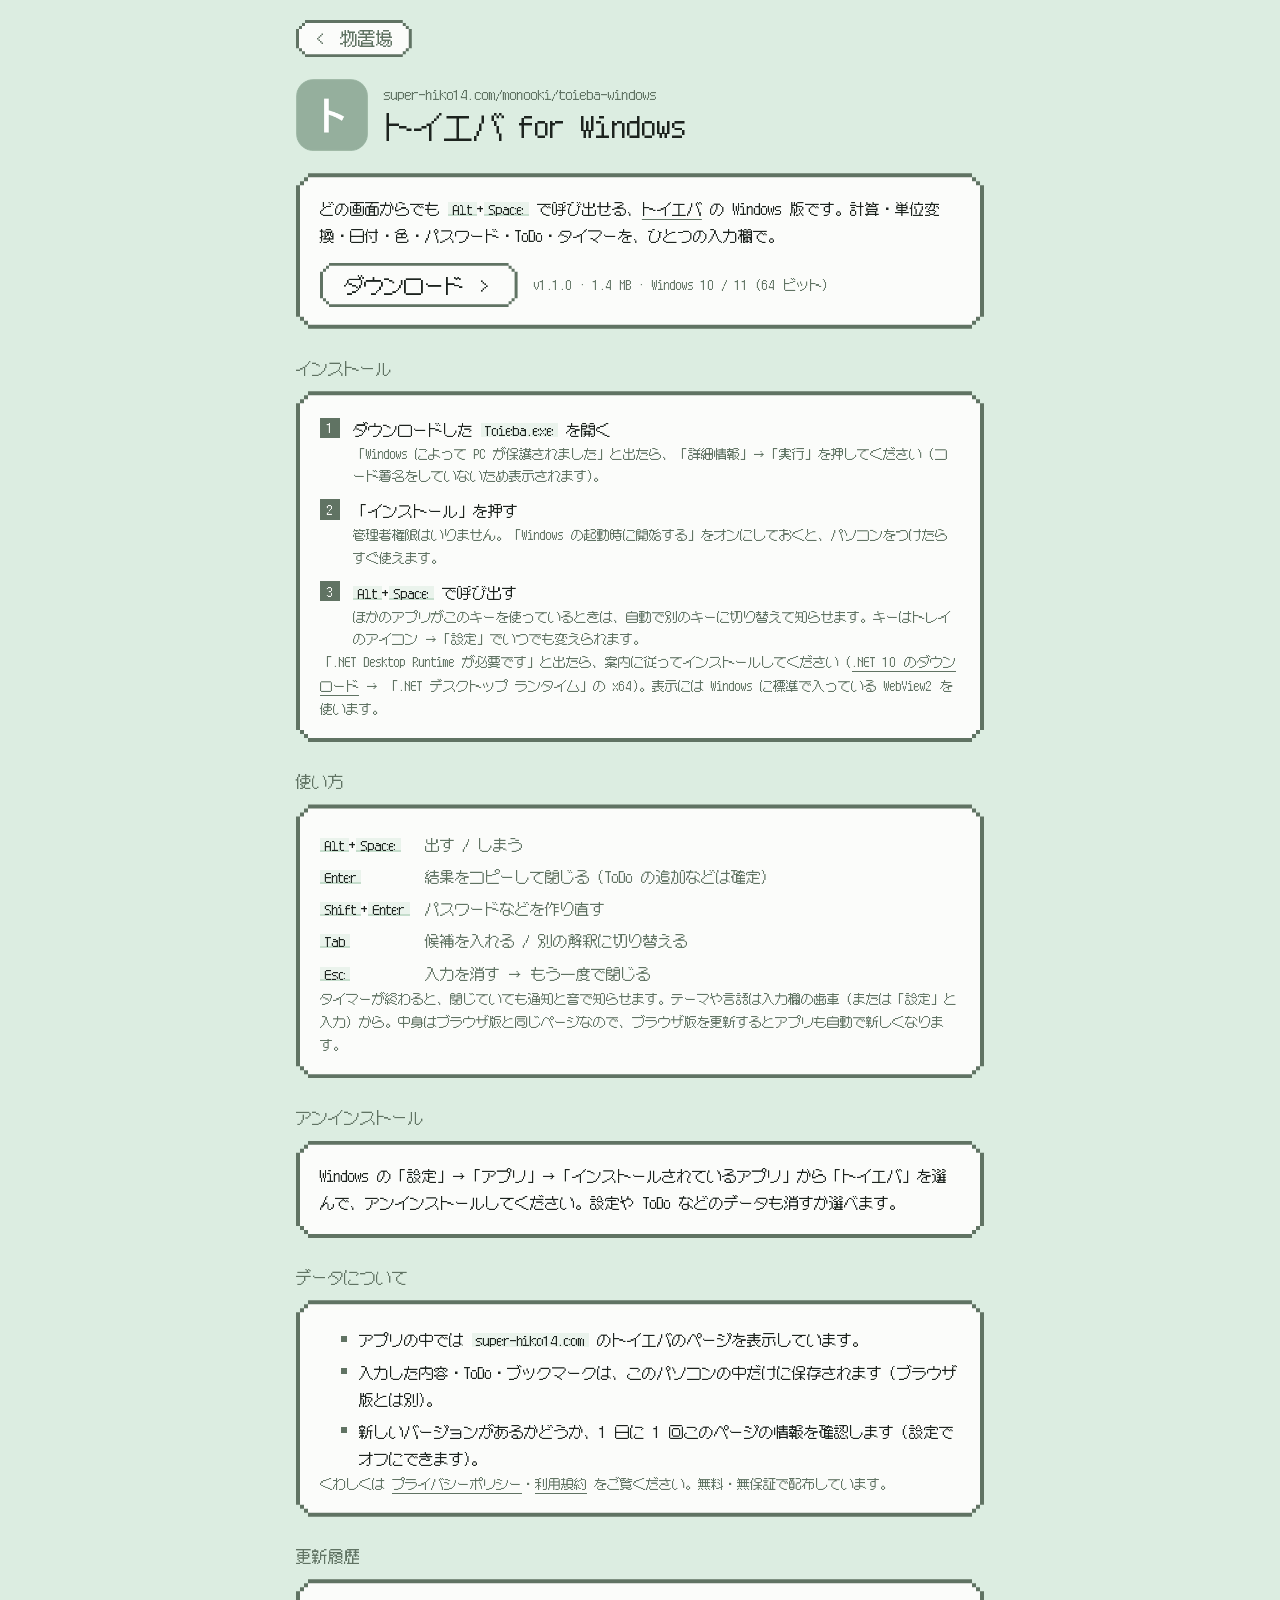
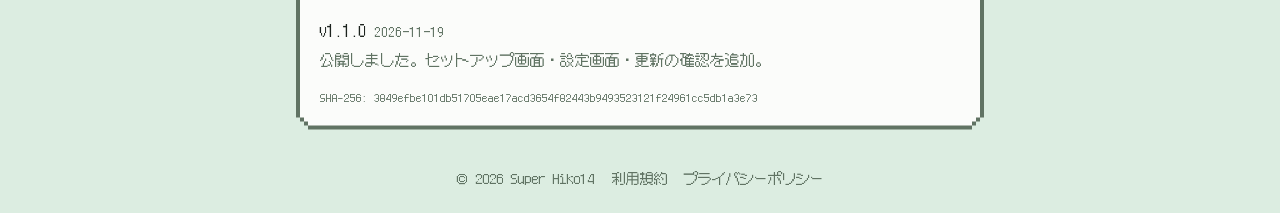
<file: monooki/toieba-windows/index.html>
<!DOCTYPE html>
<html lang="ja">
<head>
<meta charset="utf-8">
<meta name="viewport" content="width=device-width, initial-scale=1, viewport-fit=cover">
<title>トイエバ for Windows — Super Hiko14</title>
<meta name="description" content="どの画面からでも Alt+Space で呼び出せる、トイエバの Windows 版。計算・単位変換・日付・色・パスワード・ToDo・タイマーをひとつの入力欄で。">
<link rel="canonical" href="https://super-hiko14.com/monooki/toieba-windows/">
<meta name="theme-color" content="#dcede1">
<link rel="icon" href="/favicon.ico" sizes="any">
<link rel="icon" type="image/png" href="/favicon.png">
<meta property="og:type" content="website">
<meta property="og:site_name" content="Super Hiko14">
<meta property="og:title" content="トイエバ for Windows — Super Hiko14">
<meta property="og:description" content="どの画面からでも Alt+Space で呼び出せる、トイエバの Windows 版。">
<meta property="og:url" content="https://super-hiko14.com/monooki/toieba-windows/">
<meta property="og:image" content="https://super-hiko14.com/monooki/toieba-windows/icon.png">
<meta name="twitter:card" content="summary">
<link rel="stylesheet" href="/sozai/site.css">
<style>
.head img.app{image-rendering:auto}
.dl{display:flex;flex-wrap:wrap;align-items:center;gap:10px 16px;margin-top:14px}
.dl .chip{font-size:20px;padding:calc(.45rem + var(--p)) calc(1.3rem + var(--p))}
.dl small{color:var(--line);font-size:13px;line-height:1.6}
.steps{margin:.2em 0 0;padding:0;list-style:none;counter-reset:s}
.steps li{position:relative;padding-left:2.2em}
.steps li + li{margin-top:.7em}
.steps li::before{
  counter-increment:s;content:counter(s);
  position:absolute;left:0;top:.15em;width:1.55em;height:1.55em;
  display:grid;place-items:center;background:var(--line);color:var(--paper);font-size:13px;line-height:1;
}
.steps small{display:block;color:var(--line);font-size:13px;line-height:1.7}
kbd{font-family:inherit;font-size:.9em;padding:0 .35em;background:var(--hover);box-shadow:inset 0 -2px 0 var(--soft)}
.keys{display:grid;grid-template-columns:auto 1fr;gap:.35em 1em;margin:.3em 0 0}
.keys dt{white-space:nowrap}
.keys dd{margin:0;color:var(--line)}
.hash{font-size:11px;color:var(--line);overflow-wrap:anywhere}
.log dt{font-size:16px}
.log dd{margin:.1em 0 .6em;color:var(--line)}
</style>
</head>
<body>
<div class="page">
  <div class="top"><a class="chip back" href="/monooki/">‹ 物置場</a></div>

  <header class="head">
    <img class="app" src="icon.png" alt="" width="72" height="72">
    <div>
      <p class="eyebrow">super-hiko14.com/monooki/toieba-windows</p>
      <h1>トイエバ for Windows</h1>
    </div>
  </header>

  <section class="card">
    <p class="lead">どの画面からでも <kbd>Alt</kbd>+<kbd>Space</kbd> で呼び出せる、<a href="/monooki/toieba/">トイエバ</a> の Windows 版です。計算・単位変換・日付・色・パスワード・ToDo・タイマーを、ひとつの入力欄で。</p>
    <div class="dl">
      <a class="chip" id="dl" href="Toieba.exe" download>ダウンロード ›</a>
      <small><span id="ver">v1.1.0</span> · 1.4 MB · Windows 10 / 11 (64 ビット)</small>
    </div>
  </section>

  <h2 class="section-title">インストール</h2>
  <section class="card">
    <ol class="steps">
      <li>ダウンロードした <code>Toieba.exe</code> を開く
        <small>「Windows によって PC が保護されました」と出たら、「詳細情報」→「実行」を押してください (コード署名をしていないため表示されます)。</small></li>
      <li>「インストール」を押す
        <small>管理者権限はいりません。「Windows の起動時に開始する」をオンにしておくと、パソコンをつけたらすぐ使えます。</small></li>
      <li><kbd>Alt</kbd>+<kbd>Space</kbd> で呼び出す
        <small>ほかのアプリがこのキーを使っているときは、自動で別のキーに切り替えて知らせます。キーはトレイのアイコン →「設定」でいつでも変えられます。</small></li>
    </ol>
    <p class="note">「.NET Desktop Runtime が必要です」と出たら、案内に従ってインストールしてください (<a href="https://dotnet.microsoft.com/download/dotnet/10.0" target="_blank" rel="noopener">.NET 10 のダウンロード</a> → 「.NET デスクトップ ランタイム」の x64)。表示には Windows に標準で入っている WebView2 を使います。</p>
  </section>

  <h2 class="section-title">使い方</h2>
  <section class="card">
    <dl class="keys">
      <dt><kbd>Alt</kbd>+<kbd>Space</kbd></dt><dd>出す / しまう</dd>
      <dt><kbd>Enter</kbd></dt><dd>結果をコピーして閉じる (ToDo の追加などは確定)</dd>
      <dt><kbd>Shift</kbd>+<kbd>Enter</kbd></dt><dd>パスワードなどを作り直す</dd>
      <dt><kbd>Tab</kbd></dt><dd>候補を入れる / 別の解釈に切り替える</dd>
      <dt><kbd>Esc</kbd></dt><dd>入力を消す → もう一度で閉じる</dd>
    </dl>
    <p class="note">タイマーが終わると、閉じていても通知と音で知らせます。テーマや言語は入力欄の歯車 (または「設定」と入力) から。中身はブラウザ版と同じページなので、ブラウザ版を更新するとアプリも自動で新しくなります。</p>
  </section>

  <h2 class="section-title">アンインストール</h2>
  <section class="card">
    <p>Windows の「設定」→「アプリ」→「インストールされているアプリ」から「トイエバ」を選んで、アンインストールしてください。設定や ToDo などのデータも消すか選べます。</p>
  </section>

  <h2 class="section-title">データについて</h2>
  <section class="card">
    <ul class="summary">
      <li>アプリの中では <code>super-hiko14.com</code> のトイエバのページを表示しています。</li>
      <li>入力した内容・ToDo・ブックマークは、このパソコンの中だけに保存されます (ブラウザ版とは別)。</li>
      <li>新しいバージョンがあるかどうか、1 日に 1 回このページの情報を確認します (設定でオフにできます)。</li>
    </ul>
    <p class="note">くわしくは <a href="/privacypolicy/">プライバシーポリシー</a>・<a href="/terms/">利用規約</a> をご覧ください。無料・無保証で配布しています。</p>
  </section>

  <h2 class="section-title">更新履歴</h2>
  <section class="card">
    <dl class="log">
      <dt>v1.1.0 <small class="muted">2026-11-19</small></dt>
      <dd>公開しました。セットアップ画面・設定画面・更新の確認を追加。</dd>
    </dl>
    <p class="hash">SHA-256: 3849efbe101db51705eae17acd3654f82443b9493523121f24961cc5db1a3e73</p>
  </section>
</div>

<footer class="foot">
  <span>&copy; 2026 Super Hiko14</span>
  <a href="/terms/">利用規約</a>
  <a href="/privacypolicy/">プライバシーポリシー</a>
</footer>
</body>
</html>
</file>
<file: sozai/site.css>
/* =============================================
   トップ以外のページ(About・物置場・お問い合わせ・規約など)で使う共通の見た目
   トップ(index.html)と同じ色・同じドットの角
============================================= */
@font-face{
  font-family:"MaruMinya";
  src: url(/sozai/fonts/x12y12pxMaruMinya.ttf) format("truetype");
  font-display:swap;
}
:root{
  color-scheme:light;
  --bg:#dcede1;
  --ink:#1c231e;
  --line:#607363;
  --paper:#fbfcfa;
  --hover:#eaf3ec;
  --soft:#c5ddcc;
  --pixel:"MaruMinya","Hiragino Kaku Gothic ProN","Yu Gothic",Meiryo,sans-serif;
  --text:var(--pixel);   /* 本文もドットフォントでそろえる */
  box-sizing:border-box;
}
*,*::before,*::after{box-sizing:inherit}
html{background:var(--bg);-webkit-text-size-adjust:100%}
body{
  margin:0;min-height:100svh;
  display:flex;flex-direction:column;
  background:var(--bg);color:var(--ink);
  font-family:var(--text);font-size:15px;line-height:1.8;
  -webkit-tap-highlight-color:transparent;
  padding:env(safe-area-inset-top,0px) 0 env(safe-area-inset-bottom,0px);
}
a{color:inherit;text-underline-offset:3px;text-decoration-color:var(--line)}
a:hover{text-decoration-thickness:2px}
::selection{background:var(--soft)}

.page{
  width:100%;max-width:720px;margin:0 auto;padding:20px 16px 0;
  flex:1;
  animation:rise .5s cubic-bezier(.16,.9,.3,1) both;
}
@keyframes rise{from{opacity:0;transform:translateY(10px)}to{opacity:1;transform:none}}

/* ---------- ドットの角(chip = 押せるもの、card = 箱) ---------- */
.chip,.card{
  position:relative;isolation:isolate;
  background:var(--line);
  clip-path:polygon(0 calc(var(--p)*3),calc(var(--p)*1) calc(var(--p)*3),calc(var(--p)*1) calc(var(--p)*2),calc(var(--p)*2) calc(var(--p)*2),calc(var(--p)*2) calc(var(--p)*1),calc(var(--p)*3) calc(var(--p)*1),calc(var(--p)*3) 0,calc(100% - var(--p)*3) 0,calc(100% - var(--p)*3) calc(var(--p)*1),calc(100% - var(--p)*2) calc(var(--p)*1),calc(100% - var(--p)*2) calc(var(--p)*2),calc(100% - var(--p)*1) calc(var(--p)*2),calc(100% - var(--p)*1) calc(var(--p)*3),100% calc(var(--p)*3),100% calc(100% - var(--p)*3),calc(100% - var(--p)*1) calc(100% - var(--p)*3),calc(100% - var(--p)*1) calc(100% - var(--p)*2),calc(100% - var(--p)*2) calc(100% - var(--p)*2),calc(100% - var(--p)*2) calc(100% - var(--p)*1),calc(100% - var(--p)*3) calc(100% - var(--p)*1),calc(100% - var(--p)*3) 100%,calc(var(--p)*3) 100%,calc(var(--p)*3) calc(100% - var(--p)*1),calc(var(--p)*2) calc(100% - var(--p)*1),calc(var(--p)*2) calc(100% - var(--p)*2),calc(var(--p)*1) calc(100% - var(--p)*2),calc(var(--p)*1) calc(100% - var(--p)*3),0 calc(100% - var(--p)*3));
}
.chip::before,.card::before{
  content:"";position:absolute;inset:0;z-index:-1;
  background:var(--paper);
  clip-path:polygon(calc(var(--p)*1) calc(var(--p)*3),calc(var(--p)*2) calc(var(--p)*3),calc(var(--p)*2) calc(var(--p)*2),calc(var(--p)*3) calc(var(--p)*2),calc(var(--p)*3) calc(var(--p)*1),calc(100% - var(--p)*3) calc(var(--p)*1),calc(100% - var(--p)*3) calc(var(--p)*2),calc(100% - var(--p)*2) calc(var(--p)*2),calc(100% - var(--p)*2) calc(var(--p)*3),calc(100% - var(--p)*1) calc(var(--p)*3),calc(100% - var(--p)*1) calc(100% - var(--p)*3),calc(100% - var(--p)*2) calc(100% - var(--p)*3),calc(100% - var(--p)*2) calc(100% - var(--p)*2),calc(100% - var(--p)*3) calc(100% - var(--p)*2),calc(100% - var(--p)*3) calc(100% - var(--p)*1),calc(var(--p)*3) calc(100% - var(--p)*1),calc(var(--p)*3) calc(100% - var(--p)*2),calc(var(--p)*2) calc(100% - var(--p)*2),calc(var(--p)*2) calc(100% - var(--p)*3),calc(var(--p)*1) calc(100% - var(--p)*3));
  transition:background-color .15s ease;
}

.chip{
  --p:3px;
  display:inline-flex;align-items:center;gap:.35em;
  margin:0;padding:calc(.3rem + var(--p)) calc(.9rem + var(--p));
  border:0;color:var(--ink);
  font:inherit;font-family:var(--pixel);font-size:18px;line-height:1.2;
  text-decoration:none;white-space:nowrap;cursor:pointer;
  transition:background-color .15s ease;
}
.chip:hover,.chip:focus-visible{background:var(--ink)}
.chip:hover::before,.chip:focus-visible::before{background:var(--hover)}
.chip:focus-visible{outline:none;text-decoration:underline}
.chip:disabled{cursor:default;opacity:.6}
.chip.back{color:var(--line)}

.card{--p:4px;padding:calc(1.1rem + var(--p)) calc(1.25rem + var(--p))}
.card + .card,.card + .links,.links + .card{margin-top:14px}

/* ---------- ページの頭 ---------- */
.top{display:flex;justify-content:space-between;align-items:center;margin-bottom:22px}
.head{display:flex;align-items:center;gap:16px;margin:0 0 22px}
.head img{
  width:72px;height:72px;flex:none;
  image-rendering:pixelated;image-rendering:crisp-edges;
  -webkit-user-drag:none;user-select:none;
}
.eyebrow{margin:0;color:var(--line);font-family:var(--pixel);font-size:14px;line-height:1.4}
h1{margin:.1em 0 0;font-family:var(--pixel);font-size:30px;line-height:1.25;font-weight:normal}
h2{margin:0 0 .5em;font-family:var(--pixel);font-size:20px;line-height:1.4;font-weight:normal}
.lead{margin:0}
.muted,.note{color:var(--line)}
.note{font-size:13px;margin:.6em 0 0}
.card p{margin:0}
.card p + p{margin-top:.7em}
.card ul{margin:.3em 0 0;padding-left:1.2em}
code{font-family:inherit;font-size:.92em;background:var(--hover);padding:0 .3em}

/* ---------- リンクの一覧(押すと開くカード) ---------- */
.links{display:grid;gap:12px;margin:0;padding:0;list-style:none}
@media (min-width:600px){.links.two{grid-template-columns:1fr 1fr}}
.links a.card{
  display:flex;align-items:center;gap:12px;
  text-decoration:none;color:inherit;height:100%;
  transition:background-color .15s ease,transform .15s ease;
}
.links a.card:hover,.links a.card:focus-visible{background:var(--ink);outline:none}
.links a.card:hover::before,.links a.card:focus-visible::before{background:var(--hover)}
.links a.card:active{transform:translateY(1px)}
.links .t{display:block;font-family:var(--pixel);font-size:19px;line-height:1.35}
.links .d{display:block;color:var(--line);font-size:13px;line-height:1.6;margin-top:2px}
.links .go{margin-left:auto;color:var(--line);font-family:var(--pixel);font-size:20px}
.links .tag{
  display:inline-block;margin-left:.5em;padding:0 .4em;
  background:var(--hover);color:var(--line);font-family:var(--text);font-size:11px;vertical-align:middle;
}
.section-title{margin:28px 0 12px;color:var(--line);font-family:var(--pixel);font-size:16px}

/* ---------- 規約・ポリシー(ざっくりまとめ・目次・小見出し) ---------- */
html{scroll-behavior:smooth}
section[id]{scroll-margin-top:16px}
.summary{margin:.4em 0 0;padding:0;list-style:none}
.summary li{position:relative;padding-left:1.4em}
.summary li + li{margin-top:.35em}
.summary li::before{content:"";position:absolute;left:.2em;top:.62em;width:6px;height:6px;background:var(--line)}
.toc{margin:.2em 0 0;padding:0;list-style:none;counter-reset:toc;display:grid;gap:.15em .8em}
@media (min-width:600px){.toc{grid-template-columns:1fr 1fr}}
.toc a{text-decoration:none}
.toc a:hover{text-decoration:underline}
.toc a::before{counter-increment:toc;content:counter(toc) ". ";color:var(--line)}
h3{margin:1em 0 .3em;font-family:var(--pixel);font-size:16px;font-weight:normal;color:var(--line)}
h3:first-of-type{margin-top:.4em}
.items{margin:.3em 0 0;padding:0;list-style:none}
.items li{display:grid;grid-template-columns:3.2em 1fr;gap:.6em}
.items li + li{margin-top:.25em}
.items b{font-weight:normal;color:var(--line)}
.svc{margin:.4em 0 0;display:grid;gap:10px}
.svc > div{padding:.6em .8em;background:var(--hover)}
.svc dt{font-size:16px}
.svc dd{margin:.15em 0 0;font-size:14px}
.svc dd span{color:var(--line)}
.updated{margin:0 0 .6em;color:var(--line);font-size:13px}

/* ---------- 小さな表(プロフィール) ---------- */
.facts{display:grid;grid-template-columns:auto 1fr;gap:.2em 1.2em;margin:.8em 0 0}
.facts dt{color:var(--line);font-family:var(--pixel)}
.facts dd{margin:0}

/* ---------- フォーム ---------- */
.field{display:block;margin-bottom:16px}
.field > span{display:block;margin-bottom:4px;font-family:var(--pixel);font-size:16px}
.req{color:#b5524a;margin-left:.2em}
.input{
  display:block;width:100%;
  padding:.55em .7em;border:3px solid var(--line);border-radius:0;
  background:var(--paper);color:var(--ink);font:inherit;
  transition:border-color .15s ease,background-color .15s ease;
}
.input:focus{outline:none;border-color:var(--ink);background:#fff}
textarea.input{resize:vertical;min-height:10em}
.check{display:flex;align-items:flex-start;gap:.5em;cursor:pointer}
.check input{width:18px;height:18px;margin:.3em 0 0;accent-color:var(--line)}
.err{display:block;min-height:1.2em;color:#b5524a;font-size:13px}
.actions{display:flex;gap:10px;flex-wrap:wrap;margin-top:6px}
.status{margin-top:14px;font-family:var(--pixel)}
.status.ok{color:var(--line)}
.status.ng{color:#b5524a}

/* ---------- 下 ---------- */
.foot{
  width:100%;max-width:720px;margin:0 auto;
  padding:36px 16px 22px;
  display:flex;flex-wrap:wrap;justify-content:center;gap:.3em 1.2em;
  color:var(--line);font-family:var(--pixel);font-size:14px;
}
.foot a{text-decoration:none}
.foot a:hover{text-decoration:underline}

@media (max-width:420px){
  h1{font-size:26px}
  .head img{width:56px;height:56px}
  .card{padding:calc(.9rem + var(--p)) calc(1rem + var(--p))}
}
@media (prefers-reduced-motion:reduce){
  .page{animation:none}
}
</file>
